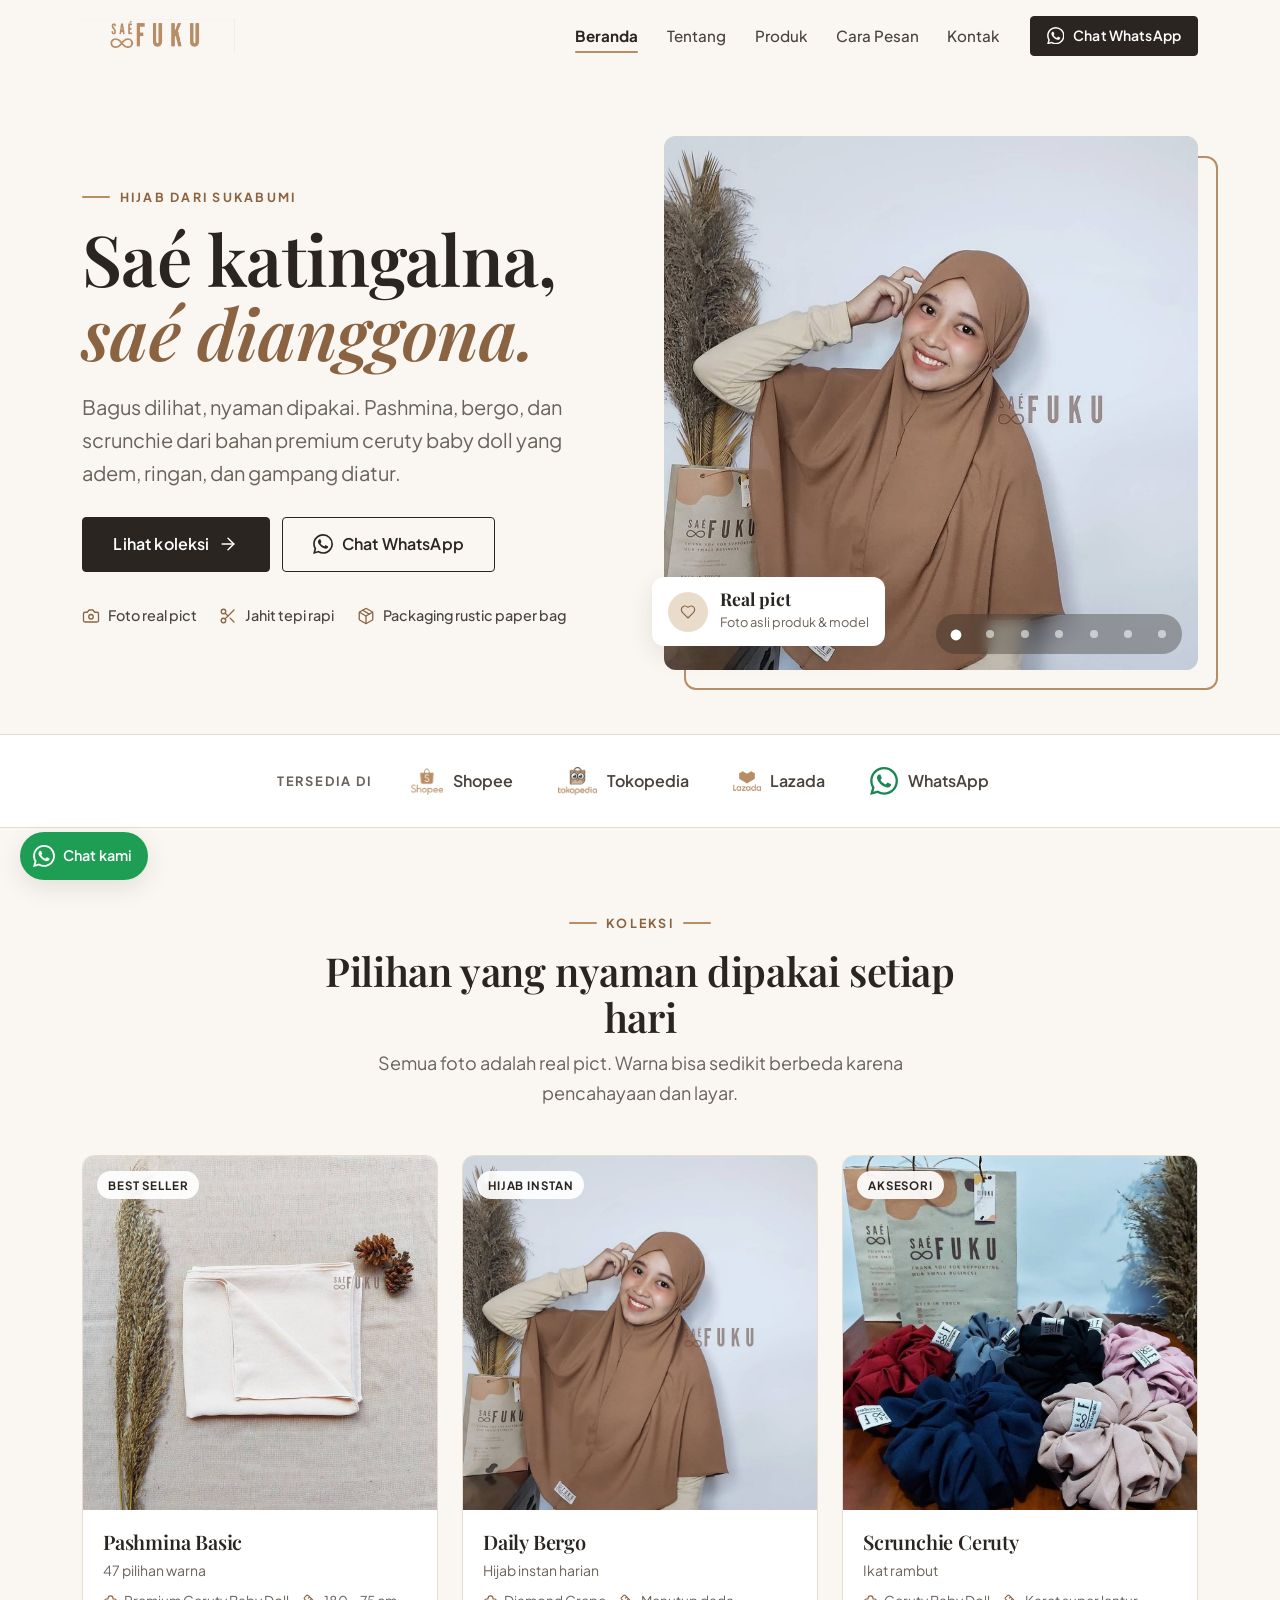
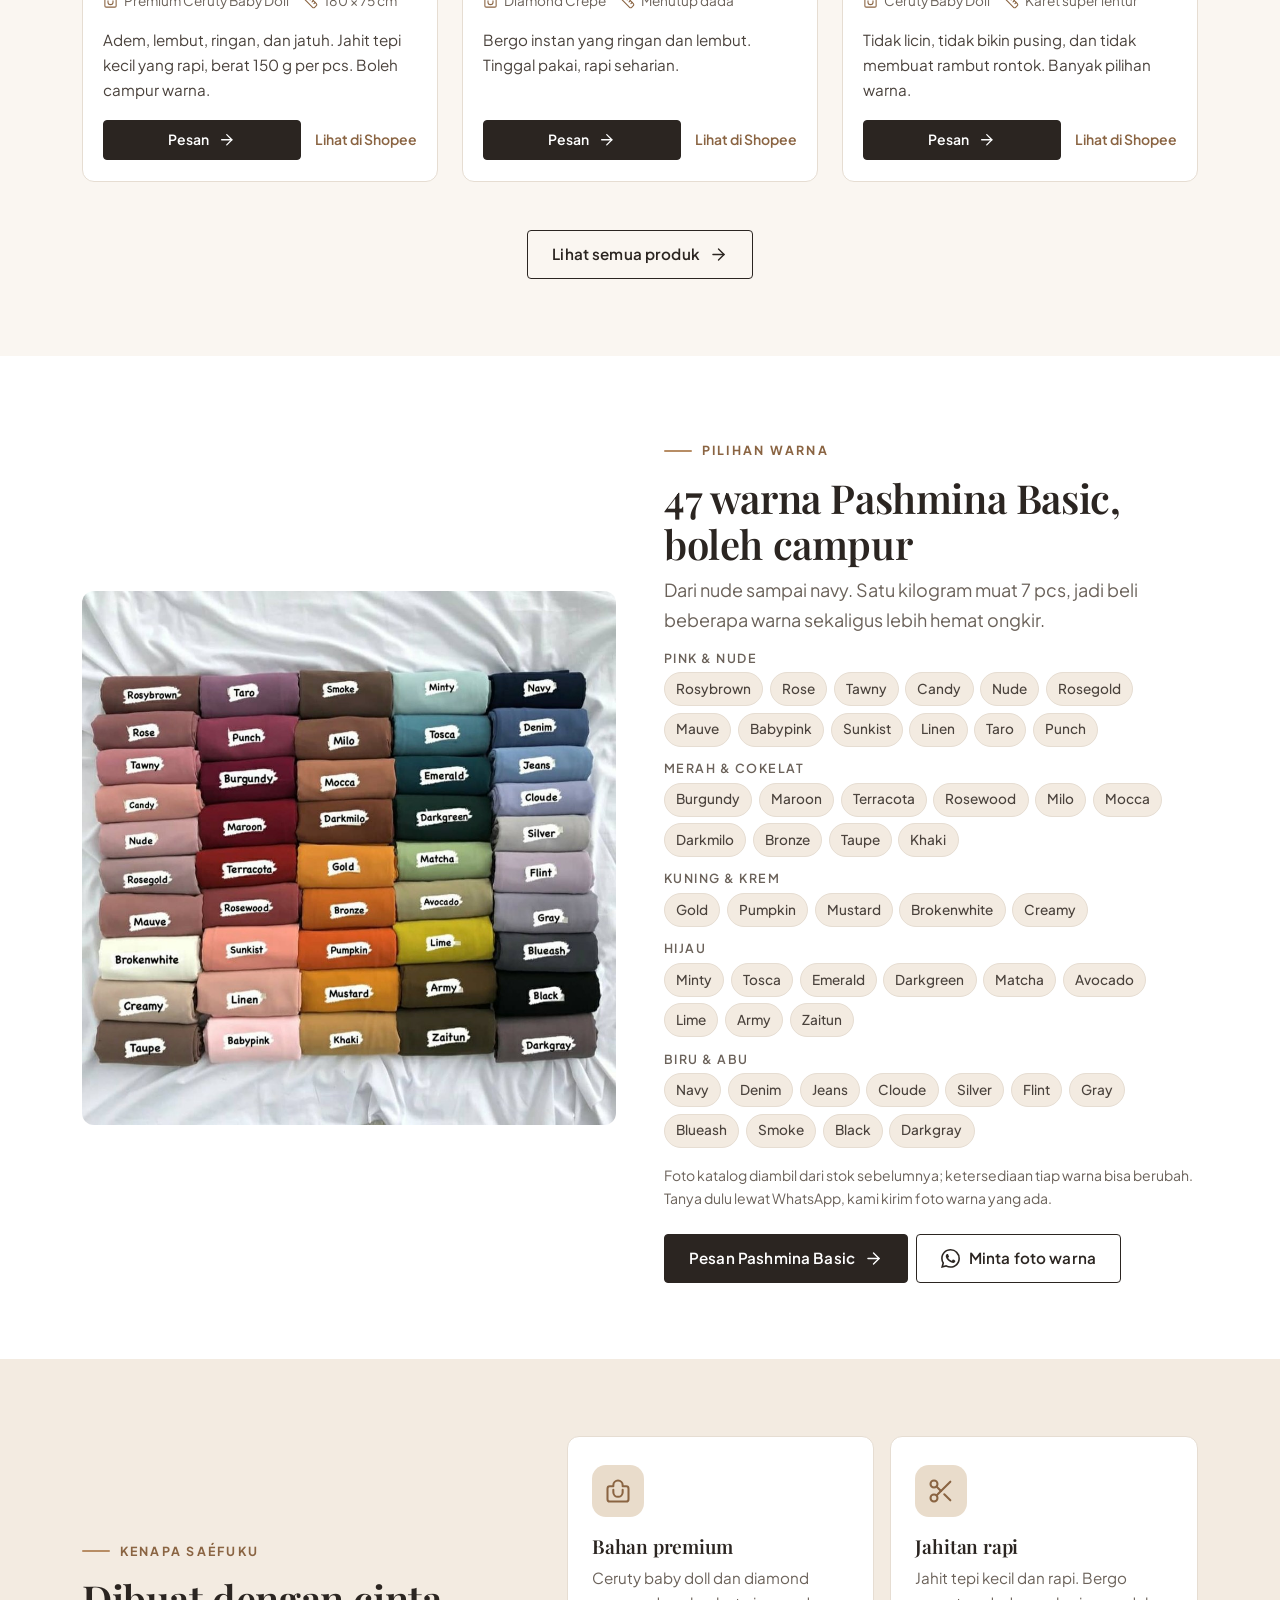
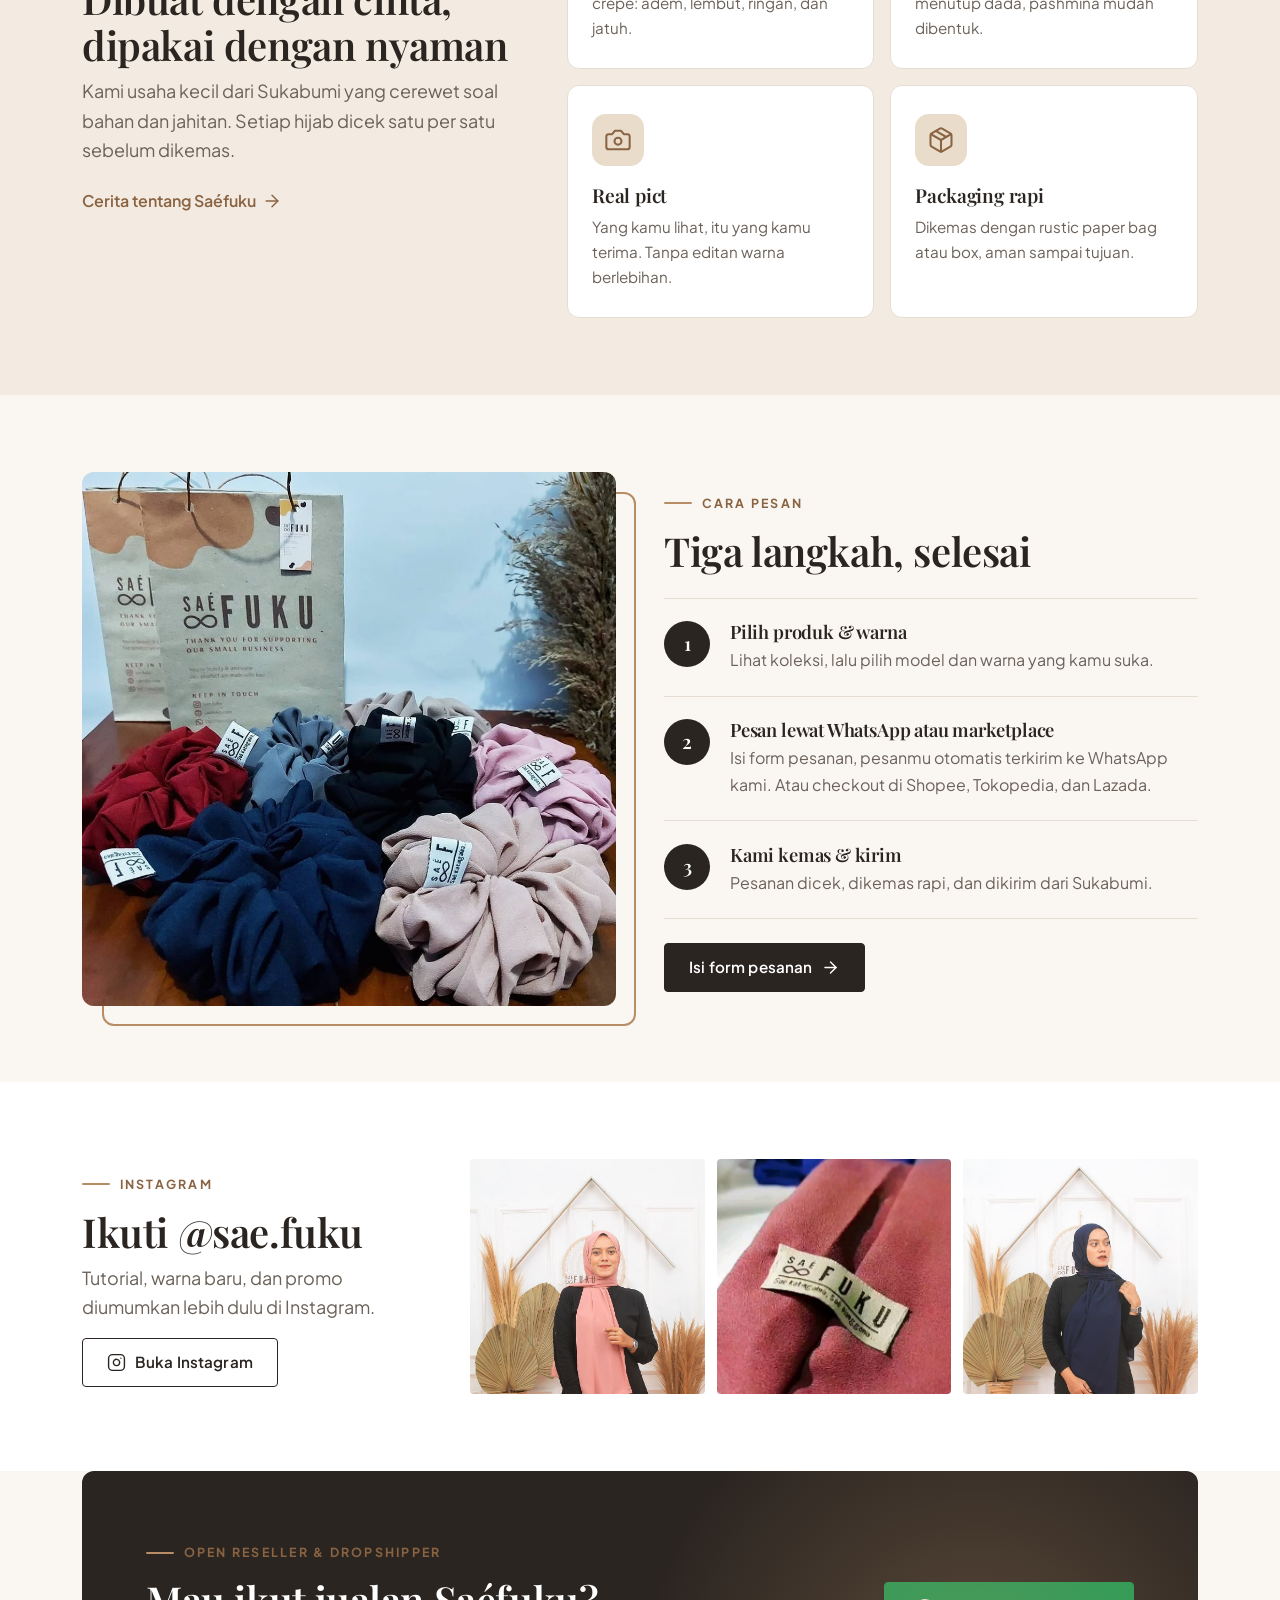
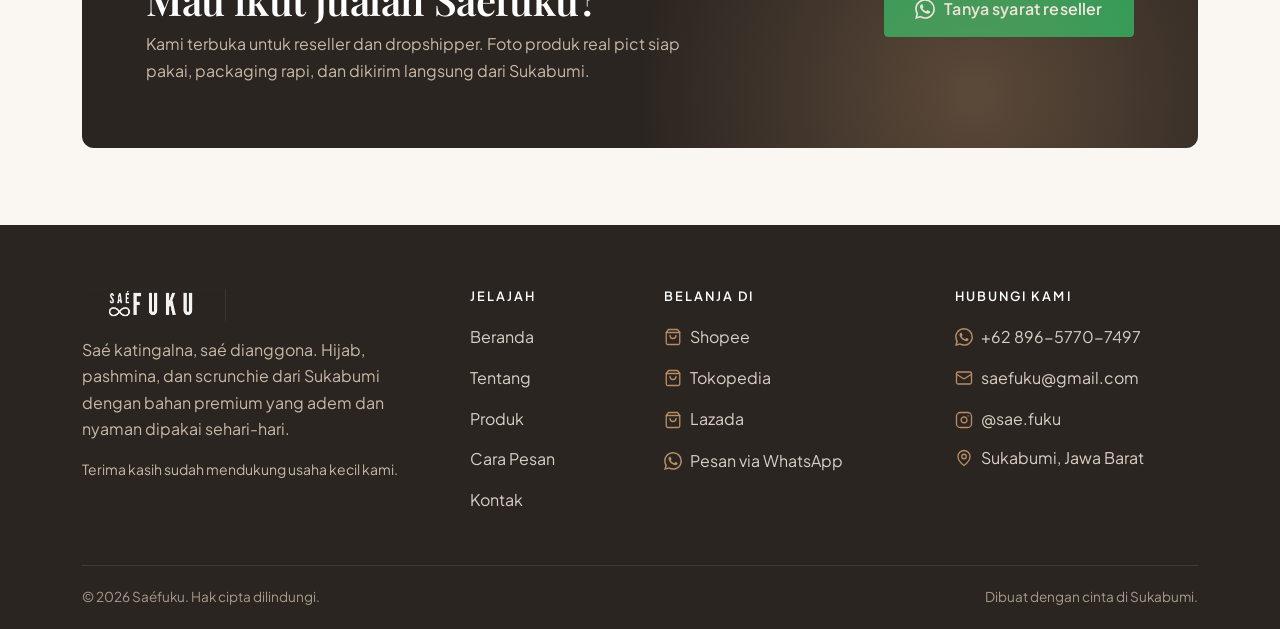
<file: index.html>
<!DOCTYPE html>
<html lang="id">
<head>
    <meta charset="utf-8">
    <meta name="viewport" content="width=device-width, initial-scale=1">
    <title>Saéfuku — Hijab &amp; Pashmina Premium dari Sukabumi</title>
    <meta name="description" content="Saé katingalna, saé dianggona. Pashmina, bergo, dan scrunchie dari bahan premium ceruty baby doll. Pesan via WhatsApp, Shopee, Tokopedia, atau Lazada.">
    <meta name="theme-color" content="#FAF6F1">
    <link rel="canonical" href="https://stkwildah.me/">

    <meta property="og:type" content="website">
    <meta property="og:site_name" content="Saéfuku">
    <meta property="og:title" content="Saéfuku — Hijab &amp; Pashmina Premium dari Sukabumi">
    <meta property="og:description" content="Saé katingalna, saé dianggona. Pashmina, bergo, dan scrunchie dari bahan premium ceruty baby doll. Pesan via WhatsApp, Shopee, Tokopedia, atau Lazada.">
    <meta property="og:image" content="https://stkwildah.me/img/og-saefuku.jpg">
    <meta property="og:locale" content="id_ID">
    <meta name="twitter:card" content="summary_large_image">

    <link rel="icon" href="img/favicon.ico">

    <link rel="preconnect" href="https://fonts.googleapis.com">
    <link rel="preconnect" href="https://fonts.gstatic.com" crossorigin>
    <link href="https://fonts.googleapis.com/css2?family=Playfair+Display:ital,wght@0,500;0,600;0,700;1,500&family=Plus+Jakarta+Sans:wght@400;500;600;700&display=swap" rel="stylesheet">

    <link href="css/bootstrap.min.css?v=2" rel="stylesheet">
    <link href="css/style.css?v=2" rel="stylesheet">
</head>
<body>
    <a class="skip-link" href="#main">Langsung ke konten</a>

    <header class="site-header">
        <nav class="navbar navbar-expand-lg" aria-label="Navigasi utama">
            <div class="container">
                <a class="navbar-brand" href="index.html" aria-label="Saéfuku, ke beranda">
                    <img src="img/icons/Nlogo.png" width="153" height="34" alt="Saéfuku">
                </a>
                <button class="navbar-toggler" type="button" data-bs-toggle="collapse" data-bs-target="#navbarMain"
                        aria-controls="navbarMain" aria-expanded="false" aria-label="Buka menu">
                    <svg class="icon icon-menu" viewBox="0 0 24 24" fill="none" stroke="currentColor" stroke-width="1.75" stroke-linecap="round" stroke-linejoin="round" aria-hidden="true" focusable="false"><line x1="4" y1="7" x2="20" y2="7"/><line x1="4" y1="12" x2="20" y2="12"/><line x1="4" y1="17" x2="20" y2="17"/></svg><svg class="icon icon-close" viewBox="0 0 24 24" fill="none" stroke="currentColor" stroke-width="1.75" stroke-linecap="round" stroke-linejoin="round" aria-hidden="true" focusable="false"><path d="M18 6 6 18"/><path d="m6 6 12 12"/></svg>
                </button>
                <div class="collapse navbar-collapse" id="navbarMain">
                    <div class="navbar-nav ms-auto">
                        <a class="nav-link active" href="index.html" aria-current="page">Beranda</a>
                        <a class="nav-link" href="about.html">Tentang</a>
                        <a class="nav-link" href="service.html">Produk</a>
                        <a class="nav-link" href="pesan.html">Cara Pesan</a>
                        <a class="nav-link" href="contact.html">Kontak</a>
                    </div>
                    <div class="nav-cta">
                        <a class="btn btn-primary btn-sm" href="https://wa.me/6289657707497?text=Halo%20Sa%C3%A9fuku%2C%20saya%20mau%20tanya%20produk%20hijabnya." target="_blank" rel="noopener">
                            <svg class="icon" viewBox="0 0 24 24" fill="none" stroke="currentColor" stroke-width="1.75" stroke-linecap="round" stroke-linejoin="round" aria-hidden="true" focusable="false"><path fill="currentColor" stroke="none" d="M17.472 14.382c-.297-.149-1.758-.867-2.03-.967-.273-.099-.471-.148-.67.15-.197.297-.767.966-.94 1.164-.173.199-.347.223-.644.075-.297-.15-1.255-.463-2.39-1.475-.883-.788-1.48-1.761-1.653-2.059-.173-.297-.018-.458.13-.606.134-.133.298-.347.446-.52.149-.174.198-.298.298-.497.099-.198.05-.371-.025-.52-.075-.149-.669-1.612-.916-2.207-.242-.579-.487-.5-.669-.51-.173-.008-.371-.01-.57-.01-.198 0-.52.074-.792.372-.272.297-1.04 1.016-1.04 2.479 0 1.462 1.065 2.875 1.213 3.074.149.198 2.096 3.2 5.077 4.487.709.306 1.262.489 1.694.625.712.227 1.36.195 1.871.118.571-.085 1.758-.719 2.006-1.413.248-.694.248-1.289.173-1.413-.074-.124-.272-.198-.57-.347m-5.421 7.403h-.004a9.87 9.87 0 0 1-5.031-1.378l-.361-.214-3.741.982.998-3.648-.235-.374a9.86 9.86 0 0 1-1.51-5.26c.001-5.45 4.436-9.884 9.888-9.884 2.64 0 5.122 1.03 6.988 2.898a9.825 9.825 0 0 1 2.893 6.994c-.003 5.45-4.437 9.884-9.885 9.884m8.413-18.297A11.815 11.815 0 0 0 12.05 0C5.495 0 .16 5.335.157 11.892c0 2.096.547 4.142 1.588 5.945L.057 24l6.305-1.654a11.882 11.882 0 0 0 5.683 1.448h.005c6.554 0 11.89-5.335 11.893-11.893a11.821 11.821 0 0 0-3.48-8.413Z"/></svg> Chat WhatsApp
                        </a>
                    </div>
                </div>
            </div>
        </nav>
    </header>

    <main id="main">

    <!-- Hero -->
    <section class="hero" aria-labelledby="hero-title">
        <div class="container">
            <div class="row align-items-center g-5">
                <div class="col-lg-6">
                    <span class="eyebrow">Hijab dari Sukabumi</span>
                    <h1 id="hero-title" class="hero-title">Saé katingalna,<br><em>saé dianggona.</em></h1>
                    <p class="hero-lead">Bagus dilihat, nyaman dipakai. Pashmina, bergo, dan scrunchie dari bahan premium ceruty baby doll yang adem, ringan, dan gampang diatur.</p>
                    <div class="hero-actions">
                        <a class="btn btn-primary btn-lg" href="service.html">Lihat koleksi <svg class="icon" viewBox="0 0 24 24" fill="none" stroke="currentColor" stroke-width="1.75" stroke-linecap="round" stroke-linejoin="round" aria-hidden="true" focusable="false"><path d="M5 12h14"/><path d="m12 5 7 7-7 7"/></svg></a>
                        <a class="btn btn-outline btn-lg" href="https://wa.me/6289657707497?text=Halo%20Sa%C3%A9fuku%2C%20saya%20mau%20tanya%20produk%20hijabnya." target="_blank" rel="noopener"><svg class="icon" viewBox="0 0 24 24" fill="none" stroke="currentColor" stroke-width="1.75" stroke-linecap="round" stroke-linejoin="round" aria-hidden="true" focusable="false"><path fill="currentColor" stroke="none" d="M17.472 14.382c-.297-.149-1.758-.867-2.03-.967-.273-.099-.471-.148-.67.15-.197.297-.767.966-.94 1.164-.173.199-.347.223-.644.075-.297-.15-1.255-.463-2.39-1.475-.883-.788-1.48-1.761-1.653-2.059-.173-.297-.018-.458.13-.606.134-.133.298-.347.446-.52.149-.174.198-.298.298-.497.099-.198.05-.371-.025-.52-.075-.149-.669-1.612-.916-2.207-.242-.579-.487-.5-.669-.51-.173-.008-.371-.01-.57-.01-.198 0-.52.074-.792.372-.272.297-1.04 1.016-1.04 2.479 0 1.462 1.065 2.875 1.213 3.074.149.198 2.096 3.2 5.077 4.487.709.306 1.262.489 1.694.625.712.227 1.36.195 1.871.118.571-.085 1.758-.719 2.006-1.413.248-.694.248-1.289.173-1.413-.074-.124-.272-.198-.57-.347m-5.421 7.403h-.004a9.87 9.87 0 0 1-5.031-1.378l-.361-.214-3.741.982.998-3.648-.235-.374a9.86 9.86 0 0 1-1.51-5.26c.001-5.45 4.436-9.884 9.888-9.884 2.64 0 5.122 1.03 6.988 2.898a9.825 9.825 0 0 1 2.893 6.994c-.003 5.45-4.437 9.884-9.885 9.884m8.413-18.297A11.815 11.815 0 0 0 12.05 0C5.495 0 .16 5.335.157 11.892c0 2.096.547 4.142 1.588 5.945L.057 24l6.305-1.654a11.882 11.882 0 0 0 5.683 1.448h.005c6.554 0 11.89-5.335 11.893-11.893a11.821 11.821 0 0 0-3.48-8.413Z"/></svg> Chat WhatsApp</a>
                    </div>
                    <ul class="hero-trust">
                        <li><svg class="icon" viewBox="0 0 24 24" fill="none" stroke="currentColor" stroke-width="1.75" stroke-linecap="round" stroke-linejoin="round" aria-hidden="true" focusable="false"><path d="M14.5 4h-5L7 7H4a2 2 0 0 0-2 2v9a2 2 0 0 0 2 2h16a2 2 0 0 0 2-2V9a2 2 0 0 0-2-2h-3l-2.5-3z"/><circle cx="12" cy="13" r="3"/></svg> Foto real pict</li>
                        <li><svg class="icon" viewBox="0 0 24 24" fill="none" stroke="currentColor" stroke-width="1.75" stroke-linecap="round" stroke-linejoin="round" aria-hidden="true" focusable="false"><circle cx="6" cy="6" r="3"/><path d="M8.12 8.12 12 12"/><path d="M20 4 8.12 15.88"/><circle cx="6" cy="18" r="3"/><path d="M14.8 14.8 20 20"/></svg> Jahit tepi rapi</li>
                        <li><svg class="icon" viewBox="0 0 24 24" fill="none" stroke="currentColor" stroke-width="1.75" stroke-linecap="round" stroke-linejoin="round" aria-hidden="true" focusable="false"><path d="m7.5 4.27 9 5.15"/><path d="M21 8a2 2 0 0 0-1-1.73l-7-4a2 2 0 0 0-2 0l-7 4A2 2 0 0 0 3 8v8a2 2 0 0 0 1 1.73l7 4a2 2 0 0 0 2 0l7-4A2 2 0 0 0 21 16Z"/><path d="m3.3 7 8.7 5 8.7-5"/><path d="M12 22V12"/></svg> Packaging rustic paper bag</li>
                    </ul>
                </div>
                <div class="col-lg-6">
                    <div class="hero-media">
                        <div class="frame hero-slides" data-interval="4500" aria-roledescription="slideshow" aria-label="Foto model mengenakan produk Saéfuku">
                            <img src="img/produk/bergo-daily.jpg" width="1000" height="1000" alt="Model mengenakan Daily Bergo Saéfuku warna cokelat" decoding="async" class="is-active">
                            <img src="img/produk/pashmina-tawny.jpg" width="1000" height="1000" alt="Model mengenakan Pashmina Basic Saéfuku warna tawny" loading="lazy" decoding="async" class="">
                            <img src="img/produk/pashmina-basic.jpg" width="1000" height="1000" alt="Model mengenakan Pashmina Basic Saéfuku warna lembut" loading="lazy" decoding="async" class="">
                            <img src="img/produk/pashmina-navy.jpg" width="1000" height="1000" alt="Model mengenakan Pashmina Basic Saéfuku warna navy" loading="lazy" decoding="async" class="">
                            <img src="img/produk/bergo-biru.jpg" width="1000" height="1000" alt="Model mengenakan bergo Saéfuku warna biru" loading="lazy" decoding="async" class="">
                            <img src="img/produk/pashmina-mocca.jpg" width="1000" height="1000" alt="Model mengenakan Pashmina Basic Saéfuku warna mocca" loading="lazy" decoding="async" class="">
                            <img src="img/produk/pashmina-basic-taupe.jpg" width="1000" height="1000" alt="Model mengenakan Pashmina Basic Saéfuku warna taupe" loading="lazy" decoding="async" class="">
                        </div>
                        <div class="hero-badge">
                            <span class="badge-icon"><svg class="icon" viewBox="0 0 24 24" fill="none" stroke="currentColor" stroke-width="1.75" stroke-linecap="round" stroke-linejoin="round" aria-hidden="true" focusable="false"><path d="M19 14c1.49-1.46 3-3.21 3-5.5A5.5 5.5 0 0 0 16.5 3c-1.76 0-3 .5-4.5 2-1.5-1.5-2.74-2-4.5-2A5.5 5.5 0 0 0 2 8.5c0 2.3 1.5 4.05 3 5.5l7 7Z"/></svg></span>
                            <div><strong>Real pict</strong><span>Foto asli produk &amp; model</span></div>
                        </div>
                    </div>
                </div>
            </div>
        </div>
    </section>


    <section class="market-strip" aria-label="Tersedia di marketplace">
        <div class="container">
            <div class="d-flex flex-column flex-md-row align-items-center justify-content-center gap-2 gap-md-4">
                <span class="label">Tersedia di</span>
                <ul class="market-list">
                    <li><a href="https://shopee.co.id/search?keyword=saefuku" target="_blank" rel="noopener"><img src="img/icons/shopee.png" width="32" height="28" alt="" loading="lazy">Shopee</a></li>
                    <li><a href="https://www.tokopedia.com/search?q=saefuku" target="_blank" rel="noopener"><img src="img/icons/tokopedia.png" width="39" height="28" alt="" loading="lazy">Tokopedia</a></li>
                    <li><a href="https://www.lazada.co.id/catalog/?q=saefuku" target="_blank" rel="noopener"><img src="img/icons/lazada.png" width="28" height="28" alt="" loading="lazy">Lazada</a></li>
                    <li><a href="https://wa.me/6289657707497?text=Halo%20Sa%C3%A9fuku%2C%20saya%20mau%20tanya%20produk%20hijabnya." target="_blank" rel="noopener"><svg class="icon icon-lg text-success" viewBox="0 0 24 24" fill="none" stroke="currentColor" stroke-width="1.75" stroke-linecap="round" stroke-linejoin="round" aria-hidden="true" focusable="false"><path fill="currentColor" stroke="none" d="M17.472 14.382c-.297-.149-1.758-.867-2.03-.967-.273-.099-.471-.148-.67.15-.197.297-.767.966-.94 1.164-.173.199-.347.223-.644.075-.297-.15-1.255-.463-2.39-1.475-.883-.788-1.48-1.761-1.653-2.059-.173-.297-.018-.458.13-.606.134-.133.298-.347.446-.52.149-.174.198-.298.298-.497.099-.198.05-.371-.025-.52-.075-.149-.669-1.612-.916-2.207-.242-.579-.487-.5-.669-.51-.173-.008-.371-.01-.57-.01-.198 0-.52.074-.792.372-.272.297-1.04 1.016-1.04 2.479 0 1.462 1.065 2.875 1.213 3.074.149.198 2.096 3.2 5.077 4.487.709.306 1.262.489 1.694.625.712.227 1.36.195 1.871.118.571-.085 1.758-.719 2.006-1.413.248-.694.248-1.289.173-1.413-.074-.124-.272-.198-.57-.347m-5.421 7.403h-.004a9.87 9.87 0 0 1-5.031-1.378l-.361-.214-3.741.982.998-3.648-.235-.374a9.86 9.86 0 0 1-1.51-5.26c.001-5.45 4.436-9.884 9.888-9.884 2.64 0 5.122 1.03 6.988 2.898a9.825 9.825 0 0 1 2.893 6.994c-.003 5.45-4.437 9.884-9.885 9.884m8.413-18.297A11.815 11.815 0 0 0 12.05 0C5.495 0 .16 5.335.157 11.892c0 2.096.547 4.142 1.588 5.945L.057 24l6.305-1.654a11.882 11.882 0 0 0 5.683 1.448h.005c6.554 0 11.89-5.335 11.893-11.893a11.821 11.821 0 0 0-3.48-8.413Z"/></svg>WhatsApp</a></li>
                </ul>
            </div>
        </div>
    </section>

    <!-- Koleksi -->
    <section class="section" aria-labelledby="koleksi-title">
        <div class="container">
            <div class="section-head center reveal">
                <span class="eyebrow">Koleksi</span>
                <h2 id="koleksi-title">Pilihan yang nyaman dipakai setiap hari</h2>
                <p class="lead mb-0">Semua foto adalah real pict. Warna bisa sedikit berbeda karena pencahayaan dan layar.</p>
            </div>
            <div class="row g-4">
                <div class="col-sm-6 col-lg-4 reveal">
                    <article class="product-card">
                        <div class="product-media">
                            <img src="img/produk/pashmina-basic-cream.jpg" width="1000" height="1000" alt="Pashmina Basic Saéfuku warna cream dilipat rapi di atas kain linen" loading="lazy" decoding="async">
                            <span class="product-tag">Best seller</span>
                        </div>
                        <div class="product-body">
                            <h3>Pashmina Basic</h3>
                            <div class="text-muted small mb-2">47 pilihan warna</div>
                            <ul class="product-meta">
                                <li><svg class="icon" viewBox="0 0 24 24" fill="none" stroke="currentColor" stroke-width="1.75" stroke-linecap="round" stroke-linejoin="round" aria-hidden="true" focusable="false"><path d="M12 3a4 4 0 0 0-4 4v1H5a2 2 0 0 0-2 2v9a2 2 0 0 0 2 2h14a2 2 0 0 0 2-2v-9a2 2 0 0 0-2-2h-3V7a4 4 0 0 0-4-4Z"/><path d="M8 11v2a4 4 0 0 0 8 0v-2"/></svg> Premium Ceruty Baby Doll</li>
                                <li><svg class="icon" viewBox="0 0 24 24" fill="none" stroke="currentColor" stroke-width="1.75" stroke-linecap="round" stroke-linejoin="round" aria-hidden="true" focusable="false"><path d="M21.3 15.3a2.4 2.4 0 0 1 0 3.4l-2.6 2.6a2.4 2.4 0 0 1-3.4 0L2.7 8.7a2.41 2.41 0 0 1 0-3.4l2.6-2.6a2.41 2.41 0 0 1 3.4 0Z"/><path d="m14.5 12.5 2-2"/><path d="m11.5 9.5 2-2"/><path d="m8.5 6.5 2-2"/><path d="m17.5 15.5 2-2"/></svg> 180 × 75 cm</li>
                            </ul>
                            <p>Adem, lembut, ringan, dan jatuh. Jahit tepi kecil yang rapi, berat 150 g per pcs. Boleh campur warna.</p>
                            <div class="product-actions">
                                <a class="btn btn-primary btn-sm" href="pesan.html?produk=Pashmina+Basic">Pesan <svg class="icon" viewBox="0 0 24 24" fill="none" stroke="currentColor" stroke-width="1.75" stroke-linecap="round" stroke-linejoin="round" aria-hidden="true" focusable="false"><path d="M5 12h14"/><path d="m12 5 7 7-7 7"/></svg></a>
                                <a class="btn-link-arrow small" href="https://shopee.co.id/search?keyword=saefuku" target="_blank" rel="noopener">Lihat di Shopee</a>
                            </div>
                        </div>
                    </article>
                </div>
                <div class="col-sm-6 col-lg-4 reveal">
                    <article class="product-card">
                        <div class="product-media">
                            <img src="img/produk/bergo-daily.jpg" width="1000" height="1000" alt="Model mengenakan Daily Bergo Saéfuku warna cokelat" loading="lazy" decoding="async">
                            <span class="product-tag">Hijab instan</span>
                        </div>
                        <div class="product-body">
                            <h3>Daily Bergo</h3>
                            <div class="text-muted small mb-2">Hijab instan harian</div>
                            <ul class="product-meta">
                                <li><svg class="icon" viewBox="0 0 24 24" fill="none" stroke="currentColor" stroke-width="1.75" stroke-linecap="round" stroke-linejoin="round" aria-hidden="true" focusable="false"><path d="M12 3a4 4 0 0 0-4 4v1H5a2 2 0 0 0-2 2v9a2 2 0 0 0 2 2h14a2 2 0 0 0 2-2v-9a2 2 0 0 0-2-2h-3V7a4 4 0 0 0-4-4Z"/><path d="M8 11v2a4 4 0 0 0 8 0v-2"/></svg> Diamond Crepe</li>
                                <li><svg class="icon" viewBox="0 0 24 24" fill="none" stroke="currentColor" stroke-width="1.75" stroke-linecap="round" stroke-linejoin="round" aria-hidden="true" focusable="false"><path d="M21.3 15.3a2.4 2.4 0 0 1 0 3.4l-2.6 2.6a2.4 2.4 0 0 1-3.4 0L2.7 8.7a2.41 2.41 0 0 1 0-3.4l2.6-2.6a2.41 2.41 0 0 1 3.4 0Z"/><path d="m14.5 12.5 2-2"/><path d="m11.5 9.5 2-2"/><path d="m8.5 6.5 2-2"/><path d="m17.5 15.5 2-2"/></svg> Menutup dada</li>
                            </ul>
                            <p>Bergo instan yang ringan dan lembut. Tinggal pakai, rapi seharian.</p>
                            <div class="product-actions">
                                <a class="btn btn-primary btn-sm" href="pesan.html?produk=Daily+Bergo">Pesan <svg class="icon" viewBox="0 0 24 24" fill="none" stroke="currentColor" stroke-width="1.75" stroke-linecap="round" stroke-linejoin="round" aria-hidden="true" focusable="false"><path d="M5 12h14"/><path d="m12 5 7 7-7 7"/></svg></a>
                                <a class="btn-link-arrow small" href="https://shopee.co.id/search?keyword=saefuku" target="_blank" rel="noopener">Lihat di Shopee</a>
                            </div>
                        </div>
                    </article>
                </div>
                <div class="col-sm-6 col-lg-4 reveal">
                    <article class="product-card">
                        <div class="product-media">
                            <img src="img/produk/scrunchie-ceruty.jpg" width="1000" height="1000" alt="Kumpulan scrunchie Saéfuku aneka warna dengan paper bag" loading="lazy" decoding="async">
                            <span class="product-tag">Aksesori</span>
                        </div>
                        <div class="product-body">
                            <h3>Scrunchie Ceruty</h3>
                            <div class="text-muted small mb-2">Ikat rambut</div>
                            <ul class="product-meta">
                                <li><svg class="icon" viewBox="0 0 24 24" fill="none" stroke="currentColor" stroke-width="1.75" stroke-linecap="round" stroke-linejoin="round" aria-hidden="true" focusable="false"><path d="M12 3a4 4 0 0 0-4 4v1H5a2 2 0 0 0-2 2v9a2 2 0 0 0 2 2h14a2 2 0 0 0 2-2v-9a2 2 0 0 0-2-2h-3V7a4 4 0 0 0-4-4Z"/><path d="M8 11v2a4 4 0 0 0 8 0v-2"/></svg> Ceruty Baby Doll</li>
                                <li><svg class="icon" viewBox="0 0 24 24" fill="none" stroke="currentColor" stroke-width="1.75" stroke-linecap="round" stroke-linejoin="round" aria-hidden="true" focusable="false"><path d="M21.3 15.3a2.4 2.4 0 0 1 0 3.4l-2.6 2.6a2.4 2.4 0 0 1-3.4 0L2.7 8.7a2.41 2.41 0 0 1 0-3.4l2.6-2.6a2.41 2.41 0 0 1 3.4 0Z"/><path d="m14.5 12.5 2-2"/><path d="m11.5 9.5 2-2"/><path d="m8.5 6.5 2-2"/><path d="m17.5 15.5 2-2"/></svg> Karet super lentur</li>
                            </ul>
                            <p>Tidak licin, tidak bikin pusing, dan tidak membuat rambut rontok. Banyak pilihan warna.</p>
                            <div class="product-actions">
                                <a class="btn btn-primary btn-sm" href="pesan.html?produk=Scrunchie+Ceruty">Pesan <svg class="icon" viewBox="0 0 24 24" fill="none" stroke="currentColor" stroke-width="1.75" stroke-linecap="round" stroke-linejoin="round" aria-hidden="true" focusable="false"><path d="M5 12h14"/><path d="m12 5 7 7-7 7"/></svg></a>
                                <a class="btn-link-arrow small" href="https://shopee.co.id/search?keyword=saefuku" target="_blank" rel="noopener">Lihat di Shopee</a>
                            </div>
                        </div>
                    </article>
                </div>
            </div>
            <div class="text-center mt-5 reveal">
                <a class="btn btn-outline" href="service.html">Lihat semua produk <svg class="icon" viewBox="0 0 24 24" fill="none" stroke="currentColor" stroke-width="1.75" stroke-linecap="round" stroke-linejoin="round" aria-hidden="true" focusable="false"><path d="M5 12h14"/><path d="m12 5 7 7-7 7"/></svg></a>
            </div>
        </div>
    </section>


    <section class="section section-white" aria-labelledby="warna-title">
        <div class="container">
            <div class="row g-5 align-items-center">
                <div class="col-lg-6 reveal">
                    <div class="split-media framed square">
                        <img src="img/produk/katalog-warna.jpg" width="1000" height="1000" alt="Katalog 47 warna Pashmina Basic Saéfuku: gulungan kain dengan label nama warna" loading="lazy" decoding="async">
                    </div>
                </div>
                <div class="col-lg-6 reveal">
                    <span class="eyebrow">Pilihan warna</span>
                    <h2 id="warna-title">47 warna Pashmina Basic, boleh campur</h2>
                    <p class="lead">Dari nude sampai navy. Satu kilogram muat 7 pcs, jadi beli beberapa warna sekaligus lebih hemat ongkir.</p>
                    <div class="color-groups">
                        <div class="color-group"><h3>Pink & nude</h3><ul class="color-chips"><li>Rosybrown</li><li>Rose</li><li>Tawny</li><li>Candy</li><li>Nude</li><li>Rosegold</li><li>Mauve</li><li>Babypink</li><li>Sunkist</li><li>Linen</li><li>Taro</li><li>Punch</li></ul></div>
                        <div class="color-group"><h3>Merah & cokelat</h3><ul class="color-chips"><li>Burgundy</li><li>Maroon</li><li>Terracota</li><li>Rosewood</li><li>Milo</li><li>Mocca</li><li>Darkmilo</li><li>Bronze</li><li>Taupe</li><li>Khaki</li></ul></div>
                        <div class="color-group"><h3>Kuning & krem</h3><ul class="color-chips"><li>Gold</li><li>Pumpkin</li><li>Mustard</li><li>Brokenwhite</li><li>Creamy</li></ul></div>
                        <div class="color-group"><h3>Hijau</h3><ul class="color-chips"><li>Minty</li><li>Tosca</li><li>Emerald</li><li>Darkgreen</li><li>Matcha</li><li>Avocado</li><li>Lime</li><li>Army</li><li>Zaitun</li></ul></div>
                        <div class="color-group"><h3>Biru & abu</h3><ul class="color-chips"><li>Navy</li><li>Denim</li><li>Jeans</li><li>Cloude</li><li>Silver</li><li>Flint</li><li>Gray</li><li>Blueash</li><li>Smoke</li><li>Black</li><li>Darkgray</li></ul></div>
                    </div>
                    <p class="text-muted small mt-3 mb-4">Foto katalog diambil dari stok sebelumnya; ketersediaan tiap warna bisa berubah. Tanya dulu lewat WhatsApp, kami kirim foto warna yang ada.</p>
                    <div class="d-flex flex-wrap gap-2">
                        <a class="btn btn-primary" href="pesan.html?produk=Pashmina+Basic">Pesan Pashmina Basic <svg class="icon" viewBox="0 0 24 24" fill="none" stroke="currentColor" stroke-width="1.75" stroke-linecap="round" stroke-linejoin="round" aria-hidden="true" focusable="false"><path d="M5 12h14"/><path d="m12 5 7 7-7 7"/></svg></a>
                        <a class="btn btn-outline" href="https://wa.me/6289657707497?text=Halo%20Sa%C3%A9fuku%2C%20boleh%20minta%20foto%20warna%20Pashmina%20Basic%20yang%20tersedia%3F" target="_blank" rel="noopener"><svg class="icon" viewBox="0 0 24 24" fill="none" stroke="currentColor" stroke-width="1.75" stroke-linecap="round" stroke-linejoin="round" aria-hidden="true" focusable="false"><path fill="currentColor" stroke="none" d="M17.472 14.382c-.297-.149-1.758-.867-2.03-.967-.273-.099-.471-.148-.67.15-.197.297-.767.966-.94 1.164-.173.199-.347.223-.644.075-.297-.15-1.255-.463-2.39-1.475-.883-.788-1.48-1.761-1.653-2.059-.173-.297-.018-.458.13-.606.134-.133.298-.347.446-.52.149-.174.198-.298.298-.497.099-.198.05-.371-.025-.52-.075-.149-.669-1.612-.916-2.207-.242-.579-.487-.5-.669-.51-.173-.008-.371-.01-.57-.01-.198 0-.52.074-.792.372-.272.297-1.04 1.016-1.04 2.479 0 1.462 1.065 2.875 1.213 3.074.149.198 2.096 3.2 5.077 4.487.709.306 1.262.489 1.694.625.712.227 1.36.195 1.871.118.571-.085 1.758-.719 2.006-1.413.248-.694.248-1.289.173-1.413-.074-.124-.272-.198-.57-.347m-5.421 7.403h-.004a9.87 9.87 0 0 1-5.031-1.378l-.361-.214-3.741.982.998-3.648-.235-.374a9.86 9.86 0 0 1-1.51-5.26c.001-5.45 4.436-9.884 9.888-9.884 2.64 0 5.122 1.03 6.988 2.898a9.825 9.825 0 0 1 2.893 6.994c-.003 5.45-4.437 9.884-9.885 9.884m8.413-18.297A11.815 11.815 0 0 0 12.05 0C5.495 0 .16 5.335.157 11.892c0 2.096.547 4.142 1.588 5.945L.057 24l6.305-1.654a11.882 11.882 0 0 0 5.683 1.448h.005c6.554 0 11.89-5.335 11.893-11.893a11.821 11.821 0 0 0-3.48-8.413Z"/></svg> Minta foto warna</a>
                    </div>
                </div>
            </div>
        </div>
    </section>

    <!-- Keunggulan -->
    <section class="section section-sand" aria-labelledby="why-title">
        <div class="container">
            <div class="row g-5 align-items-center">
                <div class="col-lg-5 reveal">
                    <span class="eyebrow">Kenapa Saéfuku</span>
                    <h2 id="why-title">Dibuat dengan cinta, dipakai dengan nyaman</h2>
                    <p class="lead">Kami usaha kecil dari Sukabumi yang cerewet soal bahan dan jahitan. Setiap hijab dicek satu per satu sebelum dikemas.</p>
                    <a class="btn-link-arrow" href="about.html">Cerita tentang Saéfuku <svg class="icon" viewBox="0 0 24 24" fill="none" stroke="currentColor" stroke-width="1.75" stroke-linecap="round" stroke-linejoin="round" aria-hidden="true" focusable="false"><path d="M5 12h14"/><path d="m12 5 7 7-7 7"/></svg></a>
                </div>
                <div class="col-lg-7">
                    <div class="row g-3">
                        <div class="col-sm-6 reveal">
                            <div class="feature-item">
                                <span class="feature-icon"><svg class="icon icon-lg" viewBox="0 0 24 24" fill="none" stroke="currentColor" stroke-width="1.75" stroke-linecap="round" stroke-linejoin="round" aria-hidden="true" focusable="false"><path d="M12 3a4 4 0 0 0-4 4v1H5a2 2 0 0 0-2 2v9a2 2 0 0 0 2 2h14a2 2 0 0 0 2-2v-9a2 2 0 0 0-2-2h-3V7a4 4 0 0 0-4-4Z"/><path d="M8 11v2a4 4 0 0 0 8 0v-2"/></svg></span>
                                <h3>Bahan premium</h3>
                                <p>Ceruty baby doll dan diamond crepe: adem, lembut, ringan, dan jatuh.</p>
                            </div>
                        </div>
                        <div class="col-sm-6 reveal">
                            <div class="feature-item">
                                <span class="feature-icon"><svg class="icon icon-lg" viewBox="0 0 24 24" fill="none" stroke="currentColor" stroke-width="1.75" stroke-linecap="round" stroke-linejoin="round" aria-hidden="true" focusable="false"><circle cx="6" cy="6" r="3"/><path d="M8.12 8.12 12 12"/><path d="M20 4 8.12 15.88"/><circle cx="6" cy="18" r="3"/><path d="M14.8 14.8 20 20"/></svg></span>
                                <h3>Jahitan rapi</h3>
                                <p>Jahit tepi kecil dan rapi. Bergo menutup dada, pashmina mudah dibentuk.</p>
                            </div>
                        </div>
                        <div class="col-sm-6 reveal">
                            <div class="feature-item">
                                <span class="feature-icon"><svg class="icon icon-lg" viewBox="0 0 24 24" fill="none" stroke="currentColor" stroke-width="1.75" stroke-linecap="round" stroke-linejoin="round" aria-hidden="true" focusable="false"><path d="M14.5 4h-5L7 7H4a2 2 0 0 0-2 2v9a2 2 0 0 0 2 2h16a2 2 0 0 0 2-2V9a2 2 0 0 0-2-2h-3l-2.5-3z"/><circle cx="12" cy="13" r="3"/></svg></span>
                                <h3>Real pict</h3>
                                <p>Yang kamu lihat, itu yang kamu terima. Tanpa editan warna berlebihan.</p>
                            </div>
                        </div>
                        <div class="col-sm-6 reveal">
                            <div class="feature-item">
                                <span class="feature-icon"><svg class="icon icon-lg" viewBox="0 0 24 24" fill="none" stroke="currentColor" stroke-width="1.75" stroke-linecap="round" stroke-linejoin="round" aria-hidden="true" focusable="false"><path d="m7.5 4.27 9 5.15"/><path d="M21 8a2 2 0 0 0-1-1.73l-7-4a2 2 0 0 0-2 0l-7 4A2 2 0 0 0 3 8v8a2 2 0 0 0 1 1.73l7 4a2 2 0 0 0 2 0l7-4A2 2 0 0 0 21 16Z"/><path d="m3.3 7 8.7 5 8.7-5"/><path d="M12 22V12"/></svg></span>
                                <h3>Packaging rapi</h3>
                                <p>Dikemas dengan rustic paper bag atau box, aman sampai tujuan.</p>
                            </div>
                        </div>
                    </div>
                </div>
            </div>
        </div>
    </section>

    <!-- Cara pesan -->
    <section class="section" aria-labelledby="order-title">
        <div class="container">
            <div class="row g-5 align-items-center">
                <div class="col-lg-6 order-lg-2 reveal">
                    <span class="eyebrow">Cara pesan</span>
                    <h2 id="order-title">Tiga langkah, selesai</h2>
                    <ol class="steps mt-4">
                        <li class="step">
                            <span class="step-num" aria-hidden="true">1</span>
                            <div><h3>Pilih produk &amp; warna</h3><p>Lihat koleksi, lalu pilih model dan warna yang kamu suka.</p></div>
                        </li>
                        <li class="step">
                            <span class="step-num" aria-hidden="true">2</span>
                            <div><h3>Pesan lewat WhatsApp atau marketplace</h3><p>Isi form pesanan, pesanmu otomatis terkirim ke WhatsApp kami. Atau checkout di Shopee, Tokopedia, dan Lazada.</p></div>
                        </li>
                        <li class="step">
                            <span class="step-num" aria-hidden="true">3</span>
                            <div><h3>Kami kemas &amp; kirim</h3><p>Pesanan dicek, dikemas rapi, dan dikirim dari Sukabumi.</p></div>
                        </li>
                    </ol>
                    <div class="mt-4 d-flex flex-wrap gap-2">
                        <a class="btn btn-primary" href="pesan.html">Isi form pesanan <svg class="icon" viewBox="0 0 24 24" fill="none" stroke="currentColor" stroke-width="1.75" stroke-linecap="round" stroke-linejoin="round" aria-hidden="true" focusable="false"><path d="M5 12h14"/><path d="m12 5 7 7-7 7"/></svg></a>
                    </div>
                </div>
                <div class="col-lg-6 order-lg-1 reveal">
                    <div class="split-media framed square">
                        <img src="img/produk/scrunchie-ceruty.jpg" width="1000" height="1000" alt="Scrunchie Saéfuku aneka warna bersama paper bag bertuliskan terima kasih sudah mendukung usaha kecil kami" loading="lazy" decoding="async">
                    </div>
                </div>
            </div>
        </div>
    </section>

    <!-- Instagram -->
    <section class="section section-white" aria-labelledby="ig-title">
        <div class="container">
            <div class="row g-5 align-items-center">
                <div class="col-lg-4 reveal">
                    <span class="eyebrow">Instagram</span>
                    <h2 id="ig-title">Ikuti @sae.fuku</h2>
                    <p class="lead">Tutorial, warna baru, dan promo diumumkan lebih dulu di Instagram.</p>
                    <a class="btn btn-outline" href="https://www.instagram.com/sae.fuku/" target="_blank" rel="noopener"><svg class="icon" viewBox="0 0 24 24" fill="none" stroke="currentColor" stroke-width="1.75" stroke-linecap="round" stroke-linejoin="round" aria-hidden="true" focusable="false"><rect x="2" y="2" width="20" height="20" rx="5"/><path d="M16 11.37A4 4 0 1 1 12.63 8 4 4 0 0 1 16 11.37z"/><line x1="17.5" y1="6.5" x2="17.51" y2="6.5"/></svg> Buka Instagram</a>
                </div>
                <div class="col-lg-8 reveal">
                    <div class="gallery">
                        <a href="https://www.instagram.com/sae.fuku/" target="_blank" rel="noopener" aria-label="Lihat postingan di Instagram"><img src="img/produk/pashmina-tawny.jpg" width="853" height="853" alt="" loading="lazy" decoding="async"></a>
                        <a href="https://www.instagram.com/sae.fuku/" target="_blank" rel="noopener" aria-label="Lihat postingan di Instagram"><img src="img/produk/label-saefuku.jpg" width="1000" height="1250" alt="" loading="lazy" decoding="async"></a>
                        <a href="https://www.instagram.com/sae.fuku/" target="_blank" rel="noopener" aria-label="Lihat postingan di Instagram"><img src="img/produk/pashmina-navy.jpg" width="851" height="851" alt="" loading="lazy" decoding="async"></a>
                    </div>
                </div>
            </div>
        </div>
    </section>


    <section class="section pt-0" aria-labelledby="cta-title">
        <div class="container">
            <div class="cta-band reveal">
                <div class="row align-items-center g-4">
                    <div class="col-lg-8">
                        <span class="eyebrow">Open reseller &amp; dropshipper</span>
                        <h2 id="cta-title">Mau ikut jualan Saéfuku?</h2>
                        <p class="mb-0">Kami terbuka untuk reseller dan dropshipper. Foto produk real pict siap pakai, packaging rapi, dan dikirim langsung dari Sukabumi.</p>
                    </div>
                    <div class="col-lg-4 text-lg-end">
                        <a class="btn btn-wa btn-lg" href="https://wa.me/6289657707497?text=Halo%20Sa%C3%A9fuku%2C%20saya%20tertarik%20jadi%20reseller/dropshipper.%20Boleh%20info%20syaratnya%3F" target="_blank" rel="noopener"><svg class="icon" viewBox="0 0 24 24" fill="none" stroke="currentColor" stroke-width="1.75" stroke-linecap="round" stroke-linejoin="round" aria-hidden="true" focusable="false"><path fill="currentColor" stroke="none" d="M17.472 14.382c-.297-.149-1.758-.867-2.03-.967-.273-.099-.471-.148-.67.15-.197.297-.767.966-.94 1.164-.173.199-.347.223-.644.075-.297-.15-1.255-.463-2.39-1.475-.883-.788-1.48-1.761-1.653-2.059-.173-.297-.018-.458.13-.606.134-.133.298-.347.446-.52.149-.174.198-.298.298-.497.099-.198.05-.371-.025-.52-.075-.149-.669-1.612-.916-2.207-.242-.579-.487-.5-.669-.51-.173-.008-.371-.01-.57-.01-.198 0-.52.074-.792.372-.272.297-1.04 1.016-1.04 2.479 0 1.462 1.065 2.875 1.213 3.074.149.198 2.096 3.2 5.077 4.487.709.306 1.262.489 1.694.625.712.227 1.36.195 1.871.118.571-.085 1.758-.719 2.006-1.413.248-.694.248-1.289.173-1.413-.074-.124-.272-.198-.57-.347m-5.421 7.403h-.004a9.87 9.87 0 0 1-5.031-1.378l-.361-.214-3.741.982.998-3.648-.235-.374a9.86 9.86 0 0 1-1.51-5.26c.001-5.45 4.436-9.884 9.888-9.884 2.64 0 5.122 1.03 6.988 2.898a9.825 9.825 0 0 1 2.893 6.994c-.003 5.45-4.437 9.884-9.885 9.884m8.413-18.297A11.815 11.815 0 0 0 12.05 0C5.495 0 .16 5.335.157 11.892c0 2.096.547 4.142 1.588 5.945L.057 24l6.305-1.654a11.882 11.882 0 0 0 5.683 1.448h.005c6.554 0 11.89-5.335 11.893-11.893a11.821 11.821 0 0 0-3.48-8.413Z"/></svg> Tanya syarat reseller</a>
                    </div>
                </div>
            </div>
        </div>
    </section>

    </main>

    <footer class="site-footer">
        <div class="container">
            <div class="row g-5">
                <div class="col-lg-4">
                    <a class="brand d-inline-block mb-3" href="index.html" aria-label="Saéfuku">
                        <img src="img/icons/Nlogo.png" width="144" height="32" alt="Saéfuku">
                    </a>
                    <p class="mb-3">Saé katingalna, saé dianggona. Hijab, pashmina, dan scrunchie dari Sukabumi dengan bahan premium yang adem dan nyaman dipakai sehari-hari.</p>
                    <p class="mb-0 small">Terima kasih sudah mendukung usaha kecil kami.</p>
                </div>
                <div class="col-6 col-lg-2">
                    <h2>Jelajah</h2>
                    <ul class="footer-links">
                        <li><a href="index.html">Beranda</a></li>
                        <li><a href="about.html">Tentang</a></li>
                        <li><a href="service.html">Produk</a></li>
                        <li><a href="pesan.html">Cara Pesan</a></li>
                        <li><a href="contact.html">Kontak</a></li>
                    </ul>
                </div>
                <div class="col-6 col-lg-3">
                    <h2>Belanja di</h2>
                    <ul class="footer-links">
                        <li><a href="https://shopee.co.id/search?keyword=saefuku" target="_blank" rel="noopener"><svg class="icon" viewBox="0 0 24 24" fill="none" stroke="currentColor" stroke-width="1.75" stroke-linecap="round" stroke-linejoin="round" aria-hidden="true" focusable="false"><path d="M6 2 3 6v14a2 2 0 0 0 2 2h14a2 2 0 0 0 2-2V6l-3-4Z"/><path d="M3 6h18"/><path d="M16 10a4 4 0 0 1-8 0"/></svg> Shopee</a></li>
                        <li><a href="https://www.tokopedia.com/search?q=saefuku" target="_blank" rel="noopener"><svg class="icon" viewBox="0 0 24 24" fill="none" stroke="currentColor" stroke-width="1.75" stroke-linecap="round" stroke-linejoin="round" aria-hidden="true" focusable="false"><path d="M6 2 3 6v14a2 2 0 0 0 2 2h14a2 2 0 0 0 2-2V6l-3-4Z"/><path d="M3 6h18"/><path d="M16 10a4 4 0 0 1-8 0"/></svg> Tokopedia</a></li>
                        <li><a href="https://www.lazada.co.id/catalog/?q=saefuku" target="_blank" rel="noopener"><svg class="icon" viewBox="0 0 24 24" fill="none" stroke="currentColor" stroke-width="1.75" stroke-linecap="round" stroke-linejoin="round" aria-hidden="true" focusable="false"><path d="M6 2 3 6v14a2 2 0 0 0 2 2h14a2 2 0 0 0 2-2V6l-3-4Z"/><path d="M3 6h18"/><path d="M16 10a4 4 0 0 1-8 0"/></svg> Lazada</a></li>
                        <li><a href="https://wa.me/6289657707497?text=Halo%20Sa%C3%A9fuku%2C%20saya%20mau%20tanya%20produk%20hijabnya." target="_blank" rel="noopener"><svg class="icon" viewBox="0 0 24 24" fill="none" stroke="currentColor" stroke-width="1.75" stroke-linecap="round" stroke-linejoin="round" aria-hidden="true" focusable="false"><path fill="currentColor" stroke="none" d="M17.472 14.382c-.297-.149-1.758-.867-2.03-.967-.273-.099-.471-.148-.67.15-.197.297-.767.966-.94 1.164-.173.199-.347.223-.644.075-.297-.15-1.255-.463-2.39-1.475-.883-.788-1.48-1.761-1.653-2.059-.173-.297-.018-.458.13-.606.134-.133.298-.347.446-.52.149-.174.198-.298.298-.497.099-.198.05-.371-.025-.52-.075-.149-.669-1.612-.916-2.207-.242-.579-.487-.5-.669-.51-.173-.008-.371-.01-.57-.01-.198 0-.52.074-.792.372-.272.297-1.04 1.016-1.04 2.479 0 1.462 1.065 2.875 1.213 3.074.149.198 2.096 3.2 5.077 4.487.709.306 1.262.489 1.694.625.712.227 1.36.195 1.871.118.571-.085 1.758-.719 2.006-1.413.248-.694.248-1.289.173-1.413-.074-.124-.272-.198-.57-.347m-5.421 7.403h-.004a9.87 9.87 0 0 1-5.031-1.378l-.361-.214-3.741.982.998-3.648-.235-.374a9.86 9.86 0 0 1-1.51-5.26c.001-5.45 4.436-9.884 9.888-9.884 2.64 0 5.122 1.03 6.988 2.898a9.825 9.825 0 0 1 2.893 6.994c-.003 5.45-4.437 9.884-9.885 9.884m8.413-18.297A11.815 11.815 0 0 0 12.05 0C5.495 0 .16 5.335.157 11.892c0 2.096.547 4.142 1.588 5.945L.057 24l6.305-1.654a11.882 11.882 0 0 0 5.683 1.448h.005c6.554 0 11.89-5.335 11.893-11.893a11.821 11.821 0 0 0-3.48-8.413Z"/></svg> Pesan via WhatsApp</a></li>
                    </ul>
                </div>
                <div class="col-lg-3">
                    <h2>Hubungi kami</h2>
                    <ul class="footer-links">
                        <li><a href="https://wa.me/6289657707497" target="_blank" rel="noopener"><svg class="icon" viewBox="0 0 24 24" fill="none" stroke="currentColor" stroke-width="1.75" stroke-linecap="round" stroke-linejoin="round" aria-hidden="true" focusable="false"><path fill="currentColor" stroke="none" d="M17.472 14.382c-.297-.149-1.758-.867-2.03-.967-.273-.099-.471-.148-.67.15-.197.297-.767.966-.94 1.164-.173.199-.347.223-.644.075-.297-.15-1.255-.463-2.39-1.475-.883-.788-1.48-1.761-1.653-2.059-.173-.297-.018-.458.13-.606.134-.133.298-.347.446-.52.149-.174.198-.298.298-.497.099-.198.05-.371-.025-.52-.075-.149-.669-1.612-.916-2.207-.242-.579-.487-.5-.669-.51-.173-.008-.371-.01-.57-.01-.198 0-.52.074-.792.372-.272.297-1.04 1.016-1.04 2.479 0 1.462 1.065 2.875 1.213 3.074.149.198 2.096 3.2 5.077 4.487.709.306 1.262.489 1.694.625.712.227 1.36.195 1.871.118.571-.085 1.758-.719 2.006-1.413.248-.694.248-1.289.173-1.413-.074-.124-.272-.198-.57-.347m-5.421 7.403h-.004a9.87 9.87 0 0 1-5.031-1.378l-.361-.214-3.741.982.998-3.648-.235-.374a9.86 9.86 0 0 1-1.51-5.26c.001-5.45 4.436-9.884 9.888-9.884 2.64 0 5.122 1.03 6.988 2.898a9.825 9.825 0 0 1 2.893 6.994c-.003 5.45-4.437 9.884-9.885 9.884m8.413-18.297A11.815 11.815 0 0 0 12.05 0C5.495 0 .16 5.335.157 11.892c0 2.096.547 4.142 1.588 5.945L.057 24l6.305-1.654a11.882 11.882 0 0 0 5.683 1.448h.005c6.554 0 11.89-5.335 11.893-11.893a11.821 11.821 0 0 0-3.48-8.413Z"/></svg> +62 896-5770-7497</a></li>
                        <li><a href="mailto:saefuku@gmail.com"><svg class="icon" viewBox="0 0 24 24" fill="none" stroke="currentColor" stroke-width="1.75" stroke-linecap="round" stroke-linejoin="round" aria-hidden="true" focusable="false"><rect x="2" y="4" width="20" height="16" rx="2"/><path d="m22 7-8.97 5.7a1.94 1.94 0 0 1-2.06 0L2 7"/></svg> saefuku@gmail.com</a></li>
                        <li><a href="https://www.instagram.com/sae.fuku/" target="_blank" rel="noopener"><svg class="icon" viewBox="0 0 24 24" fill="none" stroke="currentColor" stroke-width="1.75" stroke-linecap="round" stroke-linejoin="round" aria-hidden="true" focusable="false"><rect x="2" y="2" width="20" height="20" rx="5"/><path d="M16 11.37A4 4 0 1 1 12.63 8 4 4 0 0 1 16 11.37z"/><line x1="17.5" y1="6.5" x2="17.51" y2="6.5"/></svg> @sae.fuku</a></li>
                        <li><span class="d-inline-flex align-items-center gap-2"><svg class="icon" viewBox="0 0 24 24" fill="none" stroke="currentColor" stroke-width="1.75" stroke-linecap="round" stroke-linejoin="round" aria-hidden="true" focusable="false"><path d="M20 10c0 6-8 12-8 12s-8-6-8-12a8 8 0 0 1 16 0Z"/><circle cx="12" cy="10" r="3"/></svg> Sukabumi, Jawa Barat</span></li>
                    </ul>
                </div>
            </div>
            <div class="footer-bottom d-flex flex-column flex-md-row justify-content-between gap-2">
                <div>&copy; <span data-year>2026</span> Saéfuku. Hak cipta dilindungi.</div>
                <div>Dibuat dengan cinta di Sukabumi.</div>
                <div hidden>
                    <!--/*** This template is free as long as you keep the footer author's credit link/attribution link/backlink. If you'd like to use the template without the footer author's credit link/attribution link/backlink, you can purchase the Credit Removal License from "https://htmlcodex.com/credit-removal". Thank you for your support. ***/-->
                    Designed By <a href="https://htmlcodex.com">HTML Codex</a> · Distributed By <a href="https://themewagon.com" target="_blank" rel="noopener">ThemeWagon</a>
                </div>
            </div>
        </div>
    </footer>

    <a class="wa-float" href="https://wa.me/6289657707497?text=Halo%20Sa%C3%A9fuku%2C%20saya%20mau%20tanya%20produk%20hijabnya." target="_blank" rel="noopener" aria-label="Chat WhatsApp Saéfuku">
        <svg class="icon" viewBox="0 0 24 24" fill="none" stroke="currentColor" stroke-width="1.75" stroke-linecap="round" stroke-linejoin="round" aria-hidden="true" focusable="false"><path fill="currentColor" stroke="none" d="M17.472 14.382c-.297-.149-1.758-.867-2.03-.967-.273-.099-.471-.148-.67.15-.197.297-.767.966-.94 1.164-.173.199-.347.223-.644.075-.297-.15-1.255-.463-2.39-1.475-.883-.788-1.48-1.761-1.653-2.059-.173-.297-.018-.458.13-.606.134-.133.298-.347.446-.52.149-.174.198-.298.298-.497.099-.198.05-.371-.025-.52-.075-.149-.669-1.612-.916-2.207-.242-.579-.487-.5-.669-.51-.173-.008-.371-.01-.57-.01-.198 0-.52.074-.792.372-.272.297-1.04 1.016-1.04 2.479 0 1.462 1.065 2.875 1.213 3.074.149.198 2.096 3.2 5.077 4.487.709.306 1.262.489 1.694.625.712.227 1.36.195 1.871.118.571-.085 1.758-.719 2.006-1.413.248-.694.248-1.289.173-1.413-.074-.124-.272-.198-.57-.347m-5.421 7.403h-.004a9.87 9.87 0 0 1-5.031-1.378l-.361-.214-3.741.982.998-3.648-.235-.374a9.86 9.86 0 0 1-1.51-5.26c.001-5.45 4.436-9.884 9.888-9.884 2.64 0 5.122 1.03 6.988 2.898a9.825 9.825 0 0 1 2.893 6.994c-.003 5.45-4.437 9.884-9.885 9.884m8.413-18.297A11.815 11.815 0 0 0 12.05 0C5.495 0 .16 5.335.157 11.892c0 2.096.547 4.142 1.588 5.945L.057 24l6.305-1.654a11.882 11.882 0 0 0 5.683 1.448h.005c6.554 0 11.89-5.335 11.893-11.893a11.821 11.821 0 0 0-3.48-8.413Z"/></svg><span>Chat kami</span>
    </a>
    <a class="back-to-top" href="#main" aria-label="Kembali ke atas"><svg class="icon" viewBox="0 0 24 24" fill="none" stroke="currentColor" stroke-width="1.75" stroke-linecap="round" stroke-linejoin="round" aria-hidden="true" focusable="false"><path d="m5 12 7-7 7 7"/><path d="M12 19V5"/></svg></a>

    <script src="https://cdnjs.cloudflare.com/ajax/libs/bootstrap/5.0.2/js/bootstrap.bundle.min.js" defer></script>
    <script src="js/main.js?v=2" defer></script>
</body>
</html>
</file>
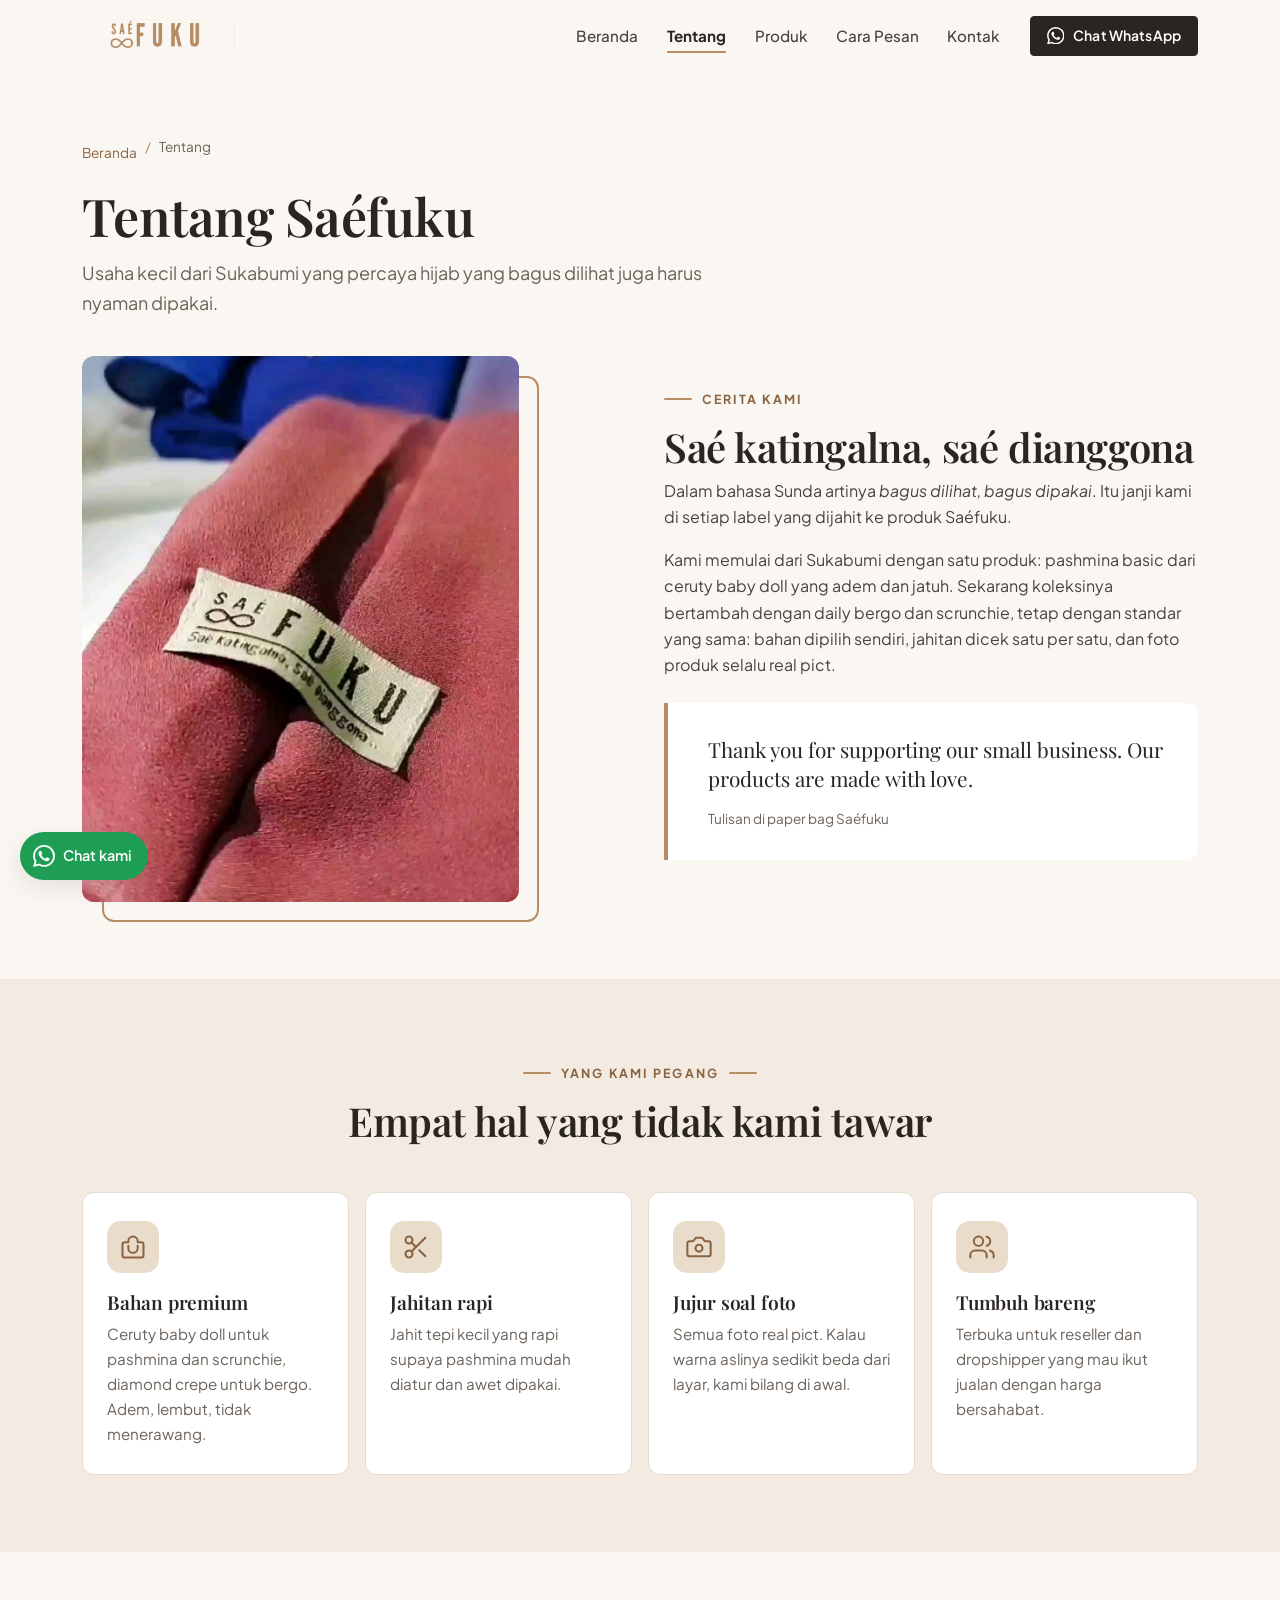
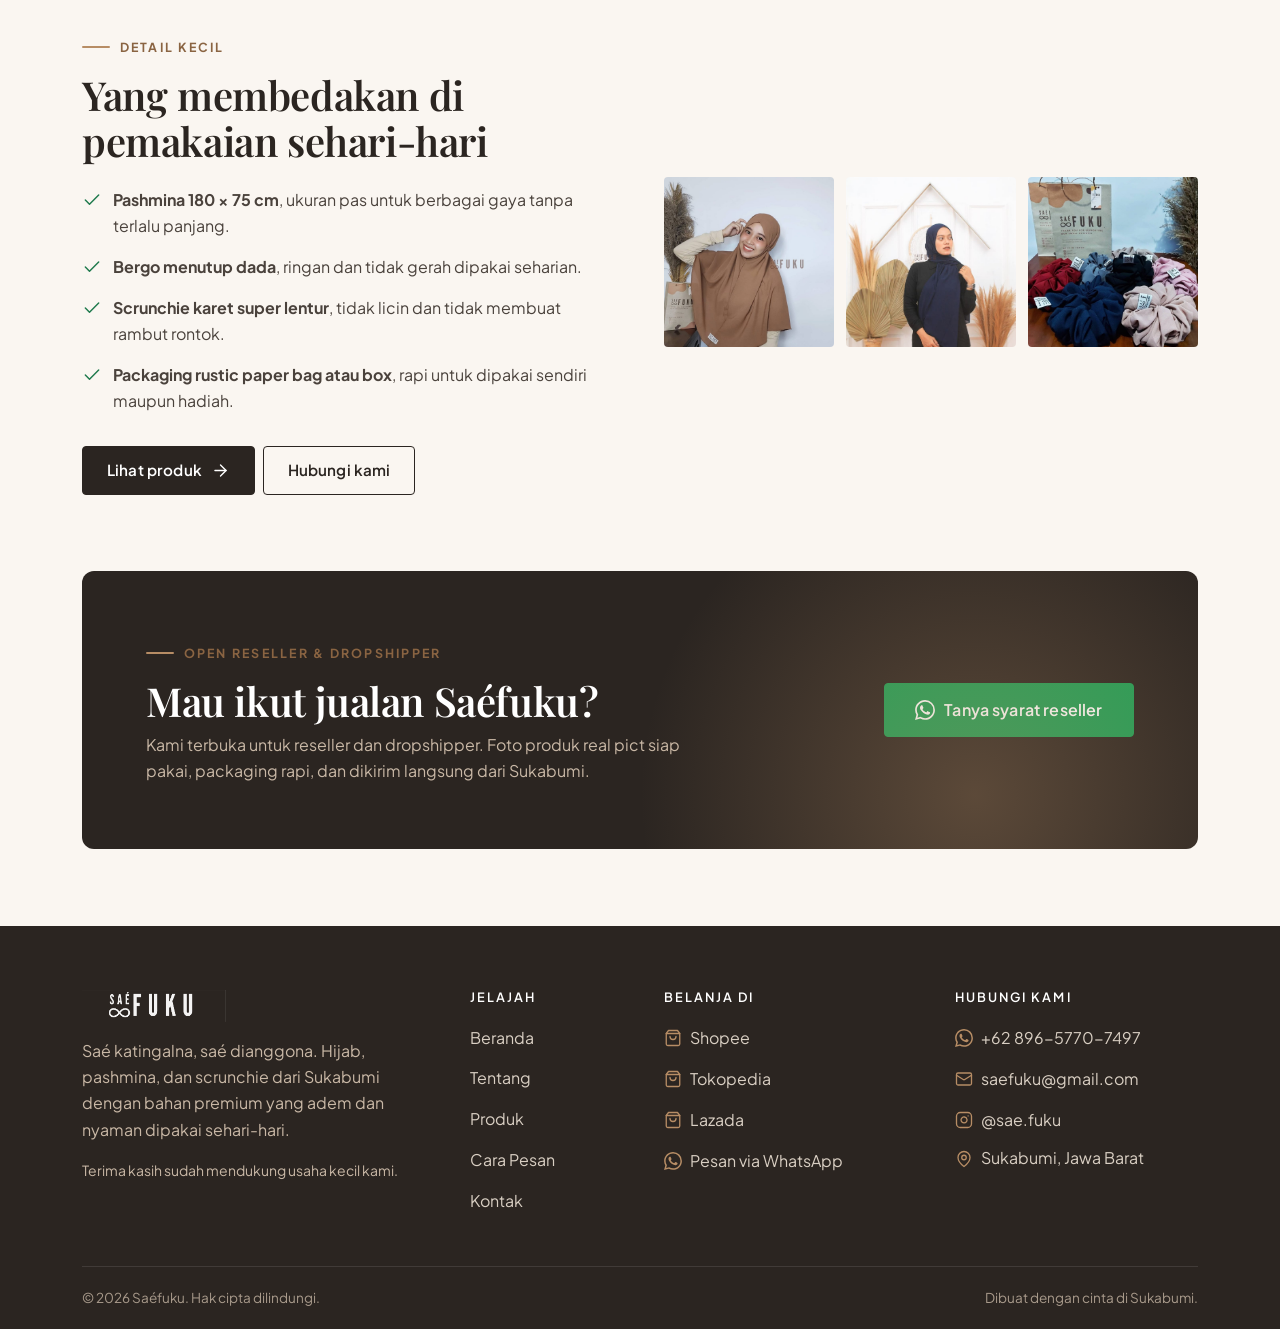
<file: about.html>
<!DOCTYPE html>
<html lang="id">
<head>
    <meta charset="utf-8">
    <meta name="viewport" content="width=device-width, initial-scale=1">
    <title>Tentang Saéfuku — Hijab dari Sukabumi</title>
    <meta name="description" content="Cerita Saéfuku: usaha kecil dari Sukabumi dengan pashmina, bergo, dan scrunchie dari bahan premium. Saé katingalna, saé dianggona.">
    <meta name="theme-color" content="#FAF6F1">
    <link rel="canonical" href="https://stkwildah.me/about.html">

    <meta property="og:type" content="website">
    <meta property="og:site_name" content="Saéfuku">
    <meta property="og:title" content="Tentang Saéfuku — Hijab dari Sukabumi">
    <meta property="og:description" content="Cerita Saéfuku: usaha kecil dari Sukabumi dengan pashmina, bergo, dan scrunchie dari bahan premium. Saé katingalna, saé dianggona.">
    <meta property="og:image" content="https://stkwildah.me/img/og-saefuku.jpg">
    <meta property="og:locale" content="id_ID">
    <meta name="twitter:card" content="summary_large_image">

    <link rel="icon" href="img/favicon.ico">

    <link rel="preconnect" href="https://fonts.googleapis.com">
    <link rel="preconnect" href="https://fonts.gstatic.com" crossorigin>
    <link href="https://fonts.googleapis.com/css2?family=Playfair+Display:ital,wght@0,500;0,600;0,700;1,500&family=Plus+Jakarta+Sans:wght@400;500;600;700&display=swap" rel="stylesheet">

    <link href="css/bootstrap.min.css?v=2" rel="stylesheet">
    <link href="css/style.css?v=2" rel="stylesheet">
</head>
<body>
    <a class="skip-link" href="#main">Langsung ke konten</a>

    <header class="site-header">
        <nav class="navbar navbar-expand-lg" aria-label="Navigasi utama">
            <div class="container">
                <a class="navbar-brand" href="index.html" aria-label="Saéfuku, ke beranda">
                    <img src="img/icons/Nlogo.png" width="153" height="34" alt="Saéfuku">
                </a>
                <button class="navbar-toggler" type="button" data-bs-toggle="collapse" data-bs-target="#navbarMain"
                        aria-controls="navbarMain" aria-expanded="false" aria-label="Buka menu">
                    <svg class="icon icon-menu" viewBox="0 0 24 24" fill="none" stroke="currentColor" stroke-width="1.75" stroke-linecap="round" stroke-linejoin="round" aria-hidden="true" focusable="false"><line x1="4" y1="7" x2="20" y2="7"/><line x1="4" y1="12" x2="20" y2="12"/><line x1="4" y1="17" x2="20" y2="17"/></svg><svg class="icon icon-close" viewBox="0 0 24 24" fill="none" stroke="currentColor" stroke-width="1.75" stroke-linecap="round" stroke-linejoin="round" aria-hidden="true" focusable="false"><path d="M18 6 6 18"/><path d="m6 6 12 12"/></svg>
                </button>
                <div class="collapse navbar-collapse" id="navbarMain">
                    <div class="navbar-nav ms-auto">
                        <a class="nav-link" href="index.html">Beranda</a>
                        <a class="nav-link active" href="about.html" aria-current="page">Tentang</a>
                        <a class="nav-link" href="service.html">Produk</a>
                        <a class="nav-link" href="pesan.html">Cara Pesan</a>
                        <a class="nav-link" href="contact.html">Kontak</a>
                    </div>
                    <div class="nav-cta">
                        <a class="btn btn-primary btn-sm" href="https://wa.me/6289657707497?text=Halo%20Sa%C3%A9fuku%2C%20saya%20mau%20tanya%20produk%20hijabnya." target="_blank" rel="noopener">
                            <svg class="icon" viewBox="0 0 24 24" fill="none" stroke="currentColor" stroke-width="1.75" stroke-linecap="round" stroke-linejoin="round" aria-hidden="true" focusable="false"><path fill="currentColor" stroke="none" d="M17.472 14.382c-.297-.149-1.758-.867-2.03-.967-.273-.099-.471-.148-.67.15-.197.297-.767.966-.94 1.164-.173.199-.347.223-.644.075-.297-.15-1.255-.463-2.39-1.475-.883-.788-1.48-1.761-1.653-2.059-.173-.297-.018-.458.13-.606.134-.133.298-.347.446-.52.149-.174.198-.298.298-.497.099-.198.05-.371-.025-.52-.075-.149-.669-1.612-.916-2.207-.242-.579-.487-.5-.669-.51-.173-.008-.371-.01-.57-.01-.198 0-.52.074-.792.372-.272.297-1.04 1.016-1.04 2.479 0 1.462 1.065 2.875 1.213 3.074.149.198 2.096 3.2 5.077 4.487.709.306 1.262.489 1.694.625.712.227 1.36.195 1.871.118.571-.085 1.758-.719 2.006-1.413.248-.694.248-1.289.173-1.413-.074-.124-.272-.198-.57-.347m-5.421 7.403h-.004a9.87 9.87 0 0 1-5.031-1.378l-.361-.214-3.741.982.998-3.648-.235-.374a9.86 9.86 0 0 1-1.51-5.26c.001-5.45 4.436-9.884 9.888-9.884 2.64 0 5.122 1.03 6.988 2.898a9.825 9.825 0 0 1 2.893 6.994c-.003 5.45-4.437 9.884-9.885 9.884m8.413-18.297A11.815 11.815 0 0 0 12.05 0C5.495 0 .16 5.335.157 11.892c0 2.096.547 4.142 1.588 5.945L.057 24l6.305-1.654a11.882 11.882 0 0 0 5.683 1.448h.005c6.554 0 11.89-5.335 11.893-11.893a11.821 11.821 0 0 0-3.48-8.413Z"/></svg> Chat WhatsApp
                        </a>
                    </div>
                </div>
            </div>
        </nav>
    </header>

    <main id="main">

    <section class="page-head">
        <div class="container">
            <nav aria-label="Breadcrumb">
                <ol class="breadcrumb">
                    <li class="breadcrumb-item"><a href="index.html">Beranda</a></li>
                    <li class="breadcrumb-item active" aria-current="page">Tentang</li>
                </ol>
            </nav>
            <h1>Tentang Saéfuku</h1>
            <p class="lead mb-0">Usaha kecil dari Sukabumi yang percaya hijab yang bagus dilihat juga harus nyaman dipakai.</p>
        </div>
    </section>

    <section class="section pt-0" aria-labelledby="story-title">
        <div class="container">
            <div class="row g-5 align-items-center">
                <div class="col-lg-5 reveal">
                    <div class="split-media framed portrait">
                        <img src="img/produk/label-saefuku.jpg" width="1000" height="1250" alt="Label kain Saéfuku bertuliskan Saé Katingalna, Saé Dianggona di atas pashmina merah bata" decoding="async">
                    </div>
                </div>
                <div class="col-lg-6 offset-lg-1 reveal">
                    <span class="eyebrow">Cerita kami</span>
                    <h2 id="story-title">Saé katingalna, saé dianggona</h2>
                    <p>Dalam bahasa Sunda artinya <em>bagus dilihat, bagus dipakai</em>. Itu janji kami di setiap label yang dijahit ke produk Saéfuku.</p>
                    <p>Kami memulai dari Sukabumi dengan satu produk: pashmina basic dari ceruty baby doll yang adem dan jatuh. Sekarang koleksinya bertambah dengan daily bergo dan scrunchie, tetap dengan standar yang sama: bahan dipilih sendiri, jahitan dicek satu per satu, dan foto produk selalu real pict.</p>
                    <blockquote class="pullquote mt-4">
                        Thank you for supporting our small business. Our products are made with love.
                        <small>Tulisan di paper bag Saéfuku</small>
                    </blockquote>
                </div>
            </div>
        </div>
    </section>

    <section class="section section-sand" aria-labelledby="values-title">
        <div class="container">
            <div class="section-head center reveal">
                <span class="eyebrow">Yang kami pegang</span>
                <h2 id="values-title">Empat hal yang tidak kami tawar</h2>
            </div>
            <div class="row g-3">
                <div class="col-md-6 col-lg-3 reveal"><div class="feature-item"><span class="feature-icon"><svg class="icon icon-lg" viewBox="0 0 24 24" fill="none" stroke="currentColor" stroke-width="1.75" stroke-linecap="round" stroke-linejoin="round" aria-hidden="true" focusable="false"><path d="M12 3a4 4 0 0 0-4 4v1H5a2 2 0 0 0-2 2v9a2 2 0 0 0 2 2h14a2 2 0 0 0 2-2v-9a2 2 0 0 0-2-2h-3V7a4 4 0 0 0-4-4Z"/><path d="M8 11v2a4 4 0 0 0 8 0v-2"/></svg></span><h3>Bahan premium</h3><p>Ceruty baby doll untuk pashmina dan scrunchie, diamond crepe untuk bergo. Adem, lembut, tidak menerawang.</p></div></div>
                <div class="col-md-6 col-lg-3 reveal"><div class="feature-item"><span class="feature-icon"><svg class="icon icon-lg" viewBox="0 0 24 24" fill="none" stroke="currentColor" stroke-width="1.75" stroke-linecap="round" stroke-linejoin="round" aria-hidden="true" focusable="false"><circle cx="6" cy="6" r="3"/><path d="M8.12 8.12 12 12"/><path d="M20 4 8.12 15.88"/><circle cx="6" cy="18" r="3"/><path d="M14.8 14.8 20 20"/></svg></span><h3>Jahitan rapi</h3><p>Jahit tepi kecil yang rapi supaya pashmina mudah diatur dan awet dipakai.</p></div></div>
                <div class="col-md-6 col-lg-3 reveal"><div class="feature-item"><span class="feature-icon"><svg class="icon icon-lg" viewBox="0 0 24 24" fill="none" stroke="currentColor" stroke-width="1.75" stroke-linecap="round" stroke-linejoin="round" aria-hidden="true" focusable="false"><path d="M14.5 4h-5L7 7H4a2 2 0 0 0-2 2v9a2 2 0 0 0 2 2h16a2 2 0 0 0 2-2V9a2 2 0 0 0-2-2h-3l-2.5-3z"/><circle cx="12" cy="13" r="3"/></svg></span><h3>Jujur soal foto</h3><p>Semua foto real pict. Kalau warna aslinya sedikit beda dari layar, kami bilang di awal.</p></div></div>
                <div class="col-md-6 col-lg-3 reveal"><div class="feature-item"><span class="feature-icon"><svg class="icon icon-lg" viewBox="0 0 24 24" fill="none" stroke="currentColor" stroke-width="1.75" stroke-linecap="round" stroke-linejoin="round" aria-hidden="true" focusable="false"><path d="M16 21v-2a4 4 0 0 0-4-4H6a4 4 0 0 0-4 4v2"/><circle cx="9" cy="7" r="4"/><path d="M22 21v-2a4 4 0 0 0-3-3.87"/><path d="M16 3.13a4 4 0 0 1 0 7.75"/></svg></span><h3>Tumbuh bareng</h3><p>Terbuka untuk reseller dan dropshipper yang mau ikut jualan dengan harga bersahabat.</p></div></div>
            </div>
        </div>
    </section>

    <section class="section" aria-labelledby="detail-title">
        <div class="container">
            <div class="row g-5 align-items-center">
                <div class="col-lg-6 reveal">
                    <span class="eyebrow">Detail kecil</span>
                    <h2 id="detail-title">Yang membedakan di pemakaian sehari-hari</h2>
                    <ul class="check-list mt-3">
                        <li><svg class="icon" viewBox="0 0 24 24" fill="none" stroke="currentColor" stroke-width="1.75" stroke-linecap="round" stroke-linejoin="round" aria-hidden="true" focusable="false"><path d="M20 6 9 17l-5-5"/></svg><span><strong>Pashmina 180 × 75 cm</strong>, ukuran pas untuk berbagai gaya tanpa terlalu panjang.</span></li>
                        <li><svg class="icon" viewBox="0 0 24 24" fill="none" stroke="currentColor" stroke-width="1.75" stroke-linecap="round" stroke-linejoin="round" aria-hidden="true" focusable="false"><path d="M20 6 9 17l-5-5"/></svg><span><strong>Bergo menutup dada</strong>, ringan dan tidak gerah dipakai seharian.</span></li>
                        <li><svg class="icon" viewBox="0 0 24 24" fill="none" stroke="currentColor" stroke-width="1.75" stroke-linecap="round" stroke-linejoin="round" aria-hidden="true" focusable="false"><path d="M20 6 9 17l-5-5"/></svg><span><strong>Scrunchie karet super lentur</strong>, tidak licin dan tidak membuat rambut rontok.</span></li>
                        <li><svg class="icon" viewBox="0 0 24 24" fill="none" stroke="currentColor" stroke-width="1.75" stroke-linecap="round" stroke-linejoin="round" aria-hidden="true" focusable="false"><path d="M20 6 9 17l-5-5"/></svg><span><strong>Packaging rustic paper bag atau box</strong>, rapi untuk dipakai sendiri maupun hadiah.</span></li>
                    </ul>
                    <div class="d-flex flex-wrap gap-2 mt-4">
                        <a class="btn btn-primary" href="service.html">Lihat produk <svg class="icon" viewBox="0 0 24 24" fill="none" stroke="currentColor" stroke-width="1.75" stroke-linecap="round" stroke-linejoin="round" aria-hidden="true" focusable="false"><path d="M5 12h14"/><path d="m12 5 7 7-7 7"/></svg></a>
                        <a class="btn btn-outline" href="contact.html">Hubungi kami</a>
                    </div>
                </div>
                <div class="col-lg-6 reveal">
                    <div class="gallery">
                        <a href="service.html" aria-label="Daily Bergo"><img src="img/produk/bergo-daily.jpg" width="1000" height="1000" alt="" loading="lazy" decoding="async"></a>
                        <a href="service.html" aria-label="Pashmina Basic Navy"><img src="img/produk/pashmina-navy.jpg" width="851" height="851" alt="" loading="lazy" decoding="async"></a>
                        <a href="service.html" aria-label="Scrunchie Ceruty"><img src="img/produk/scrunchie-ceruty.jpg" width="1000" height="1000" alt="" loading="lazy" decoding="async"></a>
                    </div>
                </div>
            </div>
        </div>
    </section>


    <section class="section pt-0" aria-labelledby="cta-title">
        <div class="container">
            <div class="cta-band reveal">
                <div class="row align-items-center g-4">
                    <div class="col-lg-8">
                        <span class="eyebrow">Open reseller &amp; dropshipper</span>
                        <h2 id="cta-title">Mau ikut jualan Saéfuku?</h2>
                        <p class="mb-0">Kami terbuka untuk reseller dan dropshipper. Foto produk real pict siap pakai, packaging rapi, dan dikirim langsung dari Sukabumi.</p>
                    </div>
                    <div class="col-lg-4 text-lg-end">
                        <a class="btn btn-wa btn-lg" href="https://wa.me/6289657707497?text=Halo%20Sa%C3%A9fuku%2C%20saya%20tertarik%20jadi%20reseller/dropshipper.%20Boleh%20info%20syaratnya%3F" target="_blank" rel="noopener"><svg class="icon" viewBox="0 0 24 24" fill="none" stroke="currentColor" stroke-width="1.75" stroke-linecap="round" stroke-linejoin="round" aria-hidden="true" focusable="false"><path fill="currentColor" stroke="none" d="M17.472 14.382c-.297-.149-1.758-.867-2.03-.967-.273-.099-.471-.148-.67.15-.197.297-.767.966-.94 1.164-.173.199-.347.223-.644.075-.297-.15-1.255-.463-2.39-1.475-.883-.788-1.48-1.761-1.653-2.059-.173-.297-.018-.458.13-.606.134-.133.298-.347.446-.52.149-.174.198-.298.298-.497.099-.198.05-.371-.025-.52-.075-.149-.669-1.612-.916-2.207-.242-.579-.487-.5-.669-.51-.173-.008-.371-.01-.57-.01-.198 0-.52.074-.792.372-.272.297-1.04 1.016-1.04 2.479 0 1.462 1.065 2.875 1.213 3.074.149.198 2.096 3.2 5.077 4.487.709.306 1.262.489 1.694.625.712.227 1.36.195 1.871.118.571-.085 1.758-.719 2.006-1.413.248-.694.248-1.289.173-1.413-.074-.124-.272-.198-.57-.347m-5.421 7.403h-.004a9.87 9.87 0 0 1-5.031-1.378l-.361-.214-3.741.982.998-3.648-.235-.374a9.86 9.86 0 0 1-1.51-5.26c.001-5.45 4.436-9.884 9.888-9.884 2.64 0 5.122 1.03 6.988 2.898a9.825 9.825 0 0 1 2.893 6.994c-.003 5.45-4.437 9.884-9.885 9.884m8.413-18.297A11.815 11.815 0 0 0 12.05 0C5.495 0 .16 5.335.157 11.892c0 2.096.547 4.142 1.588 5.945L.057 24l6.305-1.654a11.882 11.882 0 0 0 5.683 1.448h.005c6.554 0 11.89-5.335 11.893-11.893a11.821 11.821 0 0 0-3.48-8.413Z"/></svg> Tanya syarat reseller</a>
                    </div>
                </div>
            </div>
        </div>
    </section>

    </main>

    <footer class="site-footer">
        <div class="container">
            <div class="row g-5">
                <div class="col-lg-4">
                    <a class="brand d-inline-block mb-3" href="index.html" aria-label="Saéfuku">
                        <img src="img/icons/Nlogo.png" width="144" height="32" alt="Saéfuku">
                    </a>
                    <p class="mb-3">Saé katingalna, saé dianggona. Hijab, pashmina, dan scrunchie dari Sukabumi dengan bahan premium yang adem dan nyaman dipakai sehari-hari.</p>
                    <p class="mb-0 small">Terima kasih sudah mendukung usaha kecil kami.</p>
                </div>
                <div class="col-6 col-lg-2">
                    <h2>Jelajah</h2>
                    <ul class="footer-links">
                        <li><a href="index.html">Beranda</a></li>
                        <li><a href="about.html">Tentang</a></li>
                        <li><a href="service.html">Produk</a></li>
                        <li><a href="pesan.html">Cara Pesan</a></li>
                        <li><a href="contact.html">Kontak</a></li>
                    </ul>
                </div>
                <div class="col-6 col-lg-3">
                    <h2>Belanja di</h2>
                    <ul class="footer-links">
                        <li><a href="https://shopee.co.id/search?keyword=saefuku" target="_blank" rel="noopener"><svg class="icon" viewBox="0 0 24 24" fill="none" stroke="currentColor" stroke-width="1.75" stroke-linecap="round" stroke-linejoin="round" aria-hidden="true" focusable="false"><path d="M6 2 3 6v14a2 2 0 0 0 2 2h14a2 2 0 0 0 2-2V6l-3-4Z"/><path d="M3 6h18"/><path d="M16 10a4 4 0 0 1-8 0"/></svg> Shopee</a></li>
                        <li><a href="https://www.tokopedia.com/search?q=saefuku" target="_blank" rel="noopener"><svg class="icon" viewBox="0 0 24 24" fill="none" stroke="currentColor" stroke-width="1.75" stroke-linecap="round" stroke-linejoin="round" aria-hidden="true" focusable="false"><path d="M6 2 3 6v14a2 2 0 0 0 2 2h14a2 2 0 0 0 2-2V6l-3-4Z"/><path d="M3 6h18"/><path d="M16 10a4 4 0 0 1-8 0"/></svg> Tokopedia</a></li>
                        <li><a href="https://www.lazada.co.id/catalog/?q=saefuku" target="_blank" rel="noopener"><svg class="icon" viewBox="0 0 24 24" fill="none" stroke="currentColor" stroke-width="1.75" stroke-linecap="round" stroke-linejoin="round" aria-hidden="true" focusable="false"><path d="M6 2 3 6v14a2 2 0 0 0 2 2h14a2 2 0 0 0 2-2V6l-3-4Z"/><path d="M3 6h18"/><path d="M16 10a4 4 0 0 1-8 0"/></svg> Lazada</a></li>
                        <li><a href="https://wa.me/6289657707497?text=Halo%20Sa%C3%A9fuku%2C%20saya%20mau%20tanya%20produk%20hijabnya." target="_blank" rel="noopener"><svg class="icon" viewBox="0 0 24 24" fill="none" stroke="currentColor" stroke-width="1.75" stroke-linecap="round" stroke-linejoin="round" aria-hidden="true" focusable="false"><path fill="currentColor" stroke="none" d="M17.472 14.382c-.297-.149-1.758-.867-2.03-.967-.273-.099-.471-.148-.67.15-.197.297-.767.966-.94 1.164-.173.199-.347.223-.644.075-.297-.15-1.255-.463-2.39-1.475-.883-.788-1.48-1.761-1.653-2.059-.173-.297-.018-.458.13-.606.134-.133.298-.347.446-.52.149-.174.198-.298.298-.497.099-.198.05-.371-.025-.52-.075-.149-.669-1.612-.916-2.207-.242-.579-.487-.5-.669-.51-.173-.008-.371-.01-.57-.01-.198 0-.52.074-.792.372-.272.297-1.04 1.016-1.04 2.479 0 1.462 1.065 2.875 1.213 3.074.149.198 2.096 3.2 5.077 4.487.709.306 1.262.489 1.694.625.712.227 1.36.195 1.871.118.571-.085 1.758-.719 2.006-1.413.248-.694.248-1.289.173-1.413-.074-.124-.272-.198-.57-.347m-5.421 7.403h-.004a9.87 9.87 0 0 1-5.031-1.378l-.361-.214-3.741.982.998-3.648-.235-.374a9.86 9.86 0 0 1-1.51-5.26c.001-5.45 4.436-9.884 9.888-9.884 2.64 0 5.122 1.03 6.988 2.898a9.825 9.825 0 0 1 2.893 6.994c-.003 5.45-4.437 9.884-9.885 9.884m8.413-18.297A11.815 11.815 0 0 0 12.05 0C5.495 0 .16 5.335.157 11.892c0 2.096.547 4.142 1.588 5.945L.057 24l6.305-1.654a11.882 11.882 0 0 0 5.683 1.448h.005c6.554 0 11.89-5.335 11.893-11.893a11.821 11.821 0 0 0-3.48-8.413Z"/></svg> Pesan via WhatsApp</a></li>
                    </ul>
                </div>
                <div class="col-lg-3">
                    <h2>Hubungi kami</h2>
                    <ul class="footer-links">
                        <li><a href="https://wa.me/6289657707497" target="_blank" rel="noopener"><svg class="icon" viewBox="0 0 24 24" fill="none" stroke="currentColor" stroke-width="1.75" stroke-linecap="round" stroke-linejoin="round" aria-hidden="true" focusable="false"><path fill="currentColor" stroke="none" d="M17.472 14.382c-.297-.149-1.758-.867-2.03-.967-.273-.099-.471-.148-.67.15-.197.297-.767.966-.94 1.164-.173.199-.347.223-.644.075-.297-.15-1.255-.463-2.39-1.475-.883-.788-1.48-1.761-1.653-2.059-.173-.297-.018-.458.13-.606.134-.133.298-.347.446-.52.149-.174.198-.298.298-.497.099-.198.05-.371-.025-.52-.075-.149-.669-1.612-.916-2.207-.242-.579-.487-.5-.669-.51-.173-.008-.371-.01-.57-.01-.198 0-.52.074-.792.372-.272.297-1.04 1.016-1.04 2.479 0 1.462 1.065 2.875 1.213 3.074.149.198 2.096 3.2 5.077 4.487.709.306 1.262.489 1.694.625.712.227 1.36.195 1.871.118.571-.085 1.758-.719 2.006-1.413.248-.694.248-1.289.173-1.413-.074-.124-.272-.198-.57-.347m-5.421 7.403h-.004a9.87 9.87 0 0 1-5.031-1.378l-.361-.214-3.741.982.998-3.648-.235-.374a9.86 9.86 0 0 1-1.51-5.26c.001-5.45 4.436-9.884 9.888-9.884 2.64 0 5.122 1.03 6.988 2.898a9.825 9.825 0 0 1 2.893 6.994c-.003 5.45-4.437 9.884-9.885 9.884m8.413-18.297A11.815 11.815 0 0 0 12.05 0C5.495 0 .16 5.335.157 11.892c0 2.096.547 4.142 1.588 5.945L.057 24l6.305-1.654a11.882 11.882 0 0 0 5.683 1.448h.005c6.554 0 11.89-5.335 11.893-11.893a11.821 11.821 0 0 0-3.48-8.413Z"/></svg> +62 896-5770-7497</a></li>
                        <li><a href="mailto:saefuku@gmail.com"><svg class="icon" viewBox="0 0 24 24" fill="none" stroke="currentColor" stroke-width="1.75" stroke-linecap="round" stroke-linejoin="round" aria-hidden="true" focusable="false"><rect x="2" y="4" width="20" height="16" rx="2"/><path d="m22 7-8.97 5.7a1.94 1.94 0 0 1-2.06 0L2 7"/></svg> saefuku@gmail.com</a></li>
                        <li><a href="https://www.instagram.com/sae.fuku/" target="_blank" rel="noopener"><svg class="icon" viewBox="0 0 24 24" fill="none" stroke="currentColor" stroke-width="1.75" stroke-linecap="round" stroke-linejoin="round" aria-hidden="true" focusable="false"><rect x="2" y="2" width="20" height="20" rx="5"/><path d="M16 11.37A4 4 0 1 1 12.63 8 4 4 0 0 1 16 11.37z"/><line x1="17.5" y1="6.5" x2="17.51" y2="6.5"/></svg> @sae.fuku</a></li>
                        <li><span class="d-inline-flex align-items-center gap-2"><svg class="icon" viewBox="0 0 24 24" fill="none" stroke="currentColor" stroke-width="1.75" stroke-linecap="round" stroke-linejoin="round" aria-hidden="true" focusable="false"><path d="M20 10c0 6-8 12-8 12s-8-6-8-12a8 8 0 0 1 16 0Z"/><circle cx="12" cy="10" r="3"/></svg> Sukabumi, Jawa Barat</span></li>
                    </ul>
                </div>
            </div>
            <div class="footer-bottom d-flex flex-column flex-md-row justify-content-between gap-2">
                <div>&copy; <span data-year>2026</span> Saéfuku. Hak cipta dilindungi.</div>
                <div>Dibuat dengan cinta di Sukabumi.</div>
                <div hidden>
                    <!--/*** This template is free as long as you keep the footer author's credit link/attribution link/backlink. If you'd like to use the template without the footer author's credit link/attribution link/backlink, you can purchase the Credit Removal License from "https://htmlcodex.com/credit-removal". Thank you for your support. ***/-->
                    Designed By <a href="https://htmlcodex.com">HTML Codex</a> · Distributed By <a href="https://themewagon.com" target="_blank" rel="noopener">ThemeWagon</a>
                </div>
            </div>
        </div>
    </footer>

    <a class="wa-float" href="https://wa.me/6289657707497?text=Halo%20Sa%C3%A9fuku%2C%20saya%20mau%20tanya%20produk%20hijabnya." target="_blank" rel="noopener" aria-label="Chat WhatsApp Saéfuku">
        <svg class="icon" viewBox="0 0 24 24" fill="none" stroke="currentColor" stroke-width="1.75" stroke-linecap="round" stroke-linejoin="round" aria-hidden="true" focusable="false"><path fill="currentColor" stroke="none" d="M17.472 14.382c-.297-.149-1.758-.867-2.03-.967-.273-.099-.471-.148-.67.15-.197.297-.767.966-.94 1.164-.173.199-.347.223-.644.075-.297-.15-1.255-.463-2.39-1.475-.883-.788-1.48-1.761-1.653-2.059-.173-.297-.018-.458.13-.606.134-.133.298-.347.446-.52.149-.174.198-.298.298-.497.099-.198.05-.371-.025-.52-.075-.149-.669-1.612-.916-2.207-.242-.579-.487-.5-.669-.51-.173-.008-.371-.01-.57-.01-.198 0-.52.074-.792.372-.272.297-1.04 1.016-1.04 2.479 0 1.462 1.065 2.875 1.213 3.074.149.198 2.096 3.2 5.077 4.487.709.306 1.262.489 1.694.625.712.227 1.36.195 1.871.118.571-.085 1.758-.719 2.006-1.413.248-.694.248-1.289.173-1.413-.074-.124-.272-.198-.57-.347m-5.421 7.403h-.004a9.87 9.87 0 0 1-5.031-1.378l-.361-.214-3.741.982.998-3.648-.235-.374a9.86 9.86 0 0 1-1.51-5.26c.001-5.45 4.436-9.884 9.888-9.884 2.64 0 5.122 1.03 6.988 2.898a9.825 9.825 0 0 1 2.893 6.994c-.003 5.45-4.437 9.884-9.885 9.884m8.413-18.297A11.815 11.815 0 0 0 12.05 0C5.495 0 .16 5.335.157 11.892c0 2.096.547 4.142 1.588 5.945L.057 24l6.305-1.654a11.882 11.882 0 0 0 5.683 1.448h.005c6.554 0 11.89-5.335 11.893-11.893a11.821 11.821 0 0 0-3.48-8.413Z"/></svg><span>Chat kami</span>
    </a>
    <a class="back-to-top" href="#main" aria-label="Kembali ke atas"><svg class="icon" viewBox="0 0 24 24" fill="none" stroke="currentColor" stroke-width="1.75" stroke-linecap="round" stroke-linejoin="round" aria-hidden="true" focusable="false"><path d="m5 12 7-7 7 7"/><path d="M12 19V5"/></svg></a>

    <script src="https://cdnjs.cloudflare.com/ajax/libs/bootstrap/5.0.2/js/bootstrap.bundle.min.js" defer></script>
    <script src="js/main.js?v=2" defer></script>
</body>
</html>
</file>
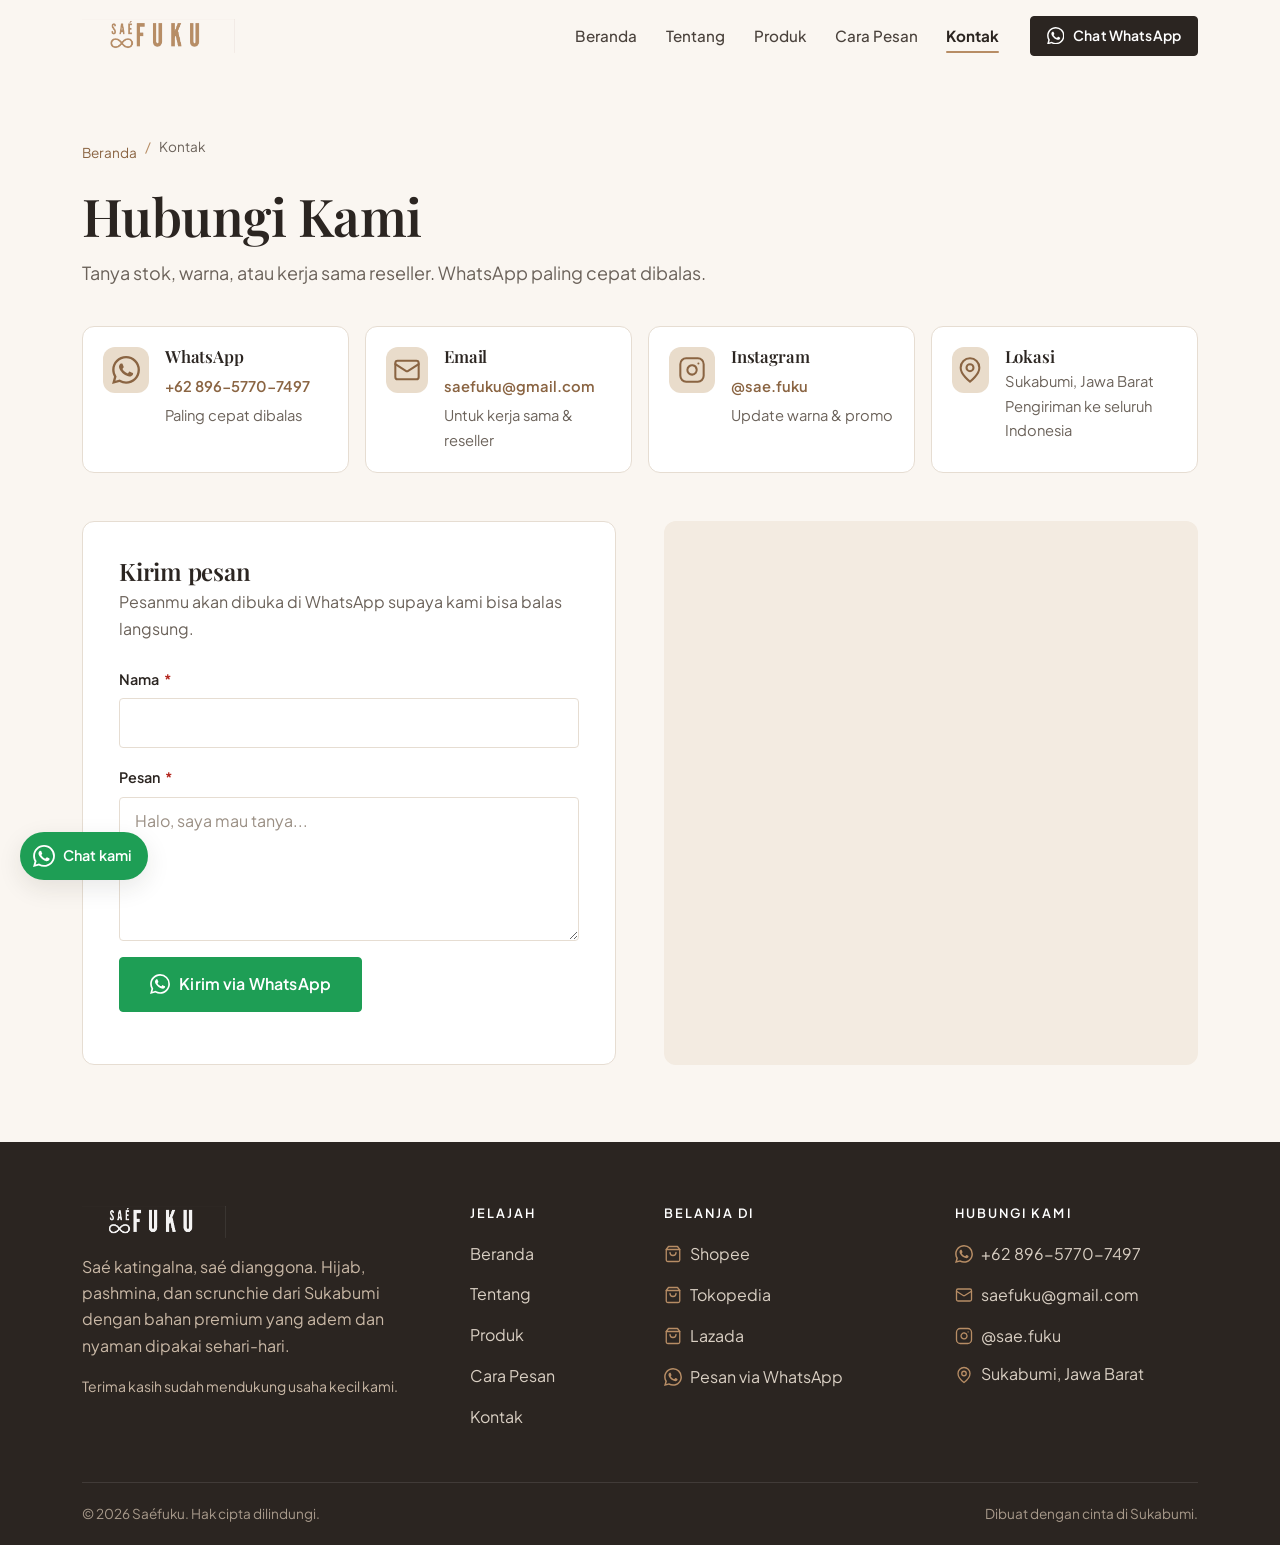
<file: contact.html>
<!DOCTYPE html>
<html lang="id">
<head>
    <meta charset="utf-8">
    <meta name="viewport" content="width=device-width, initial-scale=1">
    <title>Hubungi Saéfuku</title>
    <meta name="description" content="Hubungi Saéfuku lewat WhatsApp, email, atau Instagram untuk tanya stok, warna, dan kerja sama reseller.">
    <meta name="theme-color" content="#FAF6F1">
    <link rel="canonical" href="https://stkwildah.me/contact.html">

    <meta property="og:type" content="website">
    <meta property="og:site_name" content="Saéfuku">
    <meta property="og:title" content="Hubungi Saéfuku">
    <meta property="og:description" content="Hubungi Saéfuku lewat WhatsApp, email, atau Instagram untuk tanya stok, warna, dan kerja sama reseller.">
    <meta property="og:image" content="https://stkwildah.me/img/og-saefuku.jpg">
    <meta property="og:locale" content="id_ID">
    <meta name="twitter:card" content="summary_large_image">

    <link rel="icon" href="img/favicon.ico">

    <link rel="preconnect" href="https://fonts.googleapis.com">
    <link rel="preconnect" href="https://fonts.gstatic.com" crossorigin>
    <link href="https://fonts.googleapis.com/css2?family=Playfair+Display:ital,wght@0,500;0,600;0,700;1,500&family=Plus+Jakarta+Sans:wght@400;500;600;700&display=swap" rel="stylesheet">

    <link href="css/bootstrap.min.css?v=2" rel="stylesheet">
    <link href="css/style.css?v=2" rel="stylesheet">
</head>
<body>
    <a class="skip-link" href="#main">Langsung ke konten</a>

    <header class="site-header">
        <nav class="navbar navbar-expand-lg" aria-label="Navigasi utama">
            <div class="container">
                <a class="navbar-brand" href="index.html" aria-label="Saéfuku, ke beranda">
                    <img src="img/icons/Nlogo.png" width="153" height="34" alt="Saéfuku">
                </a>
                <button class="navbar-toggler" type="button" data-bs-toggle="collapse" data-bs-target="#navbarMain"
                        aria-controls="navbarMain" aria-expanded="false" aria-label="Buka menu">
                    <svg class="icon icon-menu" viewBox="0 0 24 24" fill="none" stroke="currentColor" stroke-width="1.75" stroke-linecap="round" stroke-linejoin="round" aria-hidden="true" focusable="false"><line x1="4" y1="7" x2="20" y2="7"/><line x1="4" y1="12" x2="20" y2="12"/><line x1="4" y1="17" x2="20" y2="17"/></svg><svg class="icon icon-close" viewBox="0 0 24 24" fill="none" stroke="currentColor" stroke-width="1.75" stroke-linecap="round" stroke-linejoin="round" aria-hidden="true" focusable="false"><path d="M18 6 6 18"/><path d="m6 6 12 12"/></svg>
                </button>
                <div class="collapse navbar-collapse" id="navbarMain">
                    <div class="navbar-nav ms-auto">
                        <a class="nav-link" href="index.html">Beranda</a>
                        <a class="nav-link" href="about.html">Tentang</a>
                        <a class="nav-link" href="service.html">Produk</a>
                        <a class="nav-link" href="pesan.html">Cara Pesan</a>
                        <a class="nav-link active" href="contact.html" aria-current="page">Kontak</a>
                    </div>
                    <div class="nav-cta">
                        <a class="btn btn-primary btn-sm" href="https://wa.me/6289657707497?text=Halo%20Sa%C3%A9fuku%2C%20saya%20mau%20tanya%20produk%20hijabnya." target="_blank" rel="noopener">
                            <svg class="icon" viewBox="0 0 24 24" fill="none" stroke="currentColor" stroke-width="1.75" stroke-linecap="round" stroke-linejoin="round" aria-hidden="true" focusable="false"><path fill="currentColor" stroke="none" d="M17.472 14.382c-.297-.149-1.758-.867-2.03-.967-.273-.099-.471-.148-.67.15-.197.297-.767.966-.94 1.164-.173.199-.347.223-.644.075-.297-.15-1.255-.463-2.39-1.475-.883-.788-1.48-1.761-1.653-2.059-.173-.297-.018-.458.13-.606.134-.133.298-.347.446-.52.149-.174.198-.298.298-.497.099-.198.05-.371-.025-.52-.075-.149-.669-1.612-.916-2.207-.242-.579-.487-.5-.669-.51-.173-.008-.371-.01-.57-.01-.198 0-.52.074-.792.372-.272.297-1.04 1.016-1.04 2.479 0 1.462 1.065 2.875 1.213 3.074.149.198 2.096 3.2 5.077 4.487.709.306 1.262.489 1.694.625.712.227 1.36.195 1.871.118.571-.085 1.758-.719 2.006-1.413.248-.694.248-1.289.173-1.413-.074-.124-.272-.198-.57-.347m-5.421 7.403h-.004a9.87 9.87 0 0 1-5.031-1.378l-.361-.214-3.741.982.998-3.648-.235-.374a9.86 9.86 0 0 1-1.51-5.26c.001-5.45 4.436-9.884 9.888-9.884 2.64 0 5.122 1.03 6.988 2.898a9.825 9.825 0 0 1 2.893 6.994c-.003 5.45-4.437 9.884-9.885 9.884m8.413-18.297A11.815 11.815 0 0 0 12.05 0C5.495 0 .16 5.335.157 11.892c0 2.096.547 4.142 1.588 5.945L.057 24l6.305-1.654a11.882 11.882 0 0 0 5.683 1.448h.005c6.554 0 11.89-5.335 11.893-11.893a11.821 11.821 0 0 0-3.48-8.413Z"/></svg> Chat WhatsApp
                        </a>
                    </div>
                </div>
            </div>
        </nav>
    </header>

    <main id="main">

    <section class="page-head">
        <div class="container">
            <nav aria-label="Breadcrumb">
                <ol class="breadcrumb">
                    <li class="breadcrumb-item"><a href="index.html">Beranda</a></li>
                    <li class="breadcrumb-item active" aria-current="page">Kontak</li>
                </ol>
            </nav>
            <h1>Hubungi Kami</h1>
            <p class="lead mb-0">Tanya stok, warna, atau kerja sama reseller. WhatsApp paling cepat dibalas.</p>
        </div>
    </section>

    <section class="section pt-0" aria-labelledby="kontak-title">
        <div class="container">
            <h2 id="kontak-title" class="visually-hidden">Saluran kontak</h2>
            <div class="row g-3 mb-5">
                <div class="col-md-6 col-lg-3 reveal">
                    <div class="contact-card">
                        <span class="feature-icon"><svg class="icon icon-lg" viewBox="0 0 24 24" fill="none" stroke="currentColor" stroke-width="1.75" stroke-linecap="round" stroke-linejoin="round" aria-hidden="true" focusable="false"><path fill="currentColor" stroke="none" d="M17.472 14.382c-.297-.149-1.758-.867-2.03-.967-.273-.099-.471-.148-.67.15-.197.297-.767.966-.94 1.164-.173.199-.347.223-.644.075-.297-.15-1.255-.463-2.39-1.475-.883-.788-1.48-1.761-1.653-2.059-.173-.297-.018-.458.13-.606.134-.133.298-.347.446-.52.149-.174.198-.298.298-.497.099-.198.05-.371-.025-.52-.075-.149-.669-1.612-.916-2.207-.242-.579-.487-.5-.669-.51-.173-.008-.371-.01-.57-.01-.198 0-.52.074-.792.372-.272.297-1.04 1.016-1.04 2.479 0 1.462 1.065 2.875 1.213 3.074.149.198 2.096 3.2 5.077 4.487.709.306 1.262.489 1.694.625.712.227 1.36.195 1.871.118.571-.085 1.758-.719 2.006-1.413.248-.694.248-1.289.173-1.413-.074-.124-.272-.198-.57-.347m-5.421 7.403h-.004a9.87 9.87 0 0 1-5.031-1.378l-.361-.214-3.741.982.998-3.648-.235-.374a9.86 9.86 0 0 1-1.51-5.26c.001-5.45 4.436-9.884 9.888-9.884 2.64 0 5.122 1.03 6.988 2.898a9.825 9.825 0 0 1 2.893 6.994c-.003 5.45-4.437 9.884-9.885 9.884m8.413-18.297A11.815 11.815 0 0 0 12.05 0C5.495 0 .16 5.335.157 11.892c0 2.096.547 4.142 1.588 5.945L.057 24l6.305-1.654a11.882 11.882 0 0 0 5.683 1.448h.005c6.554 0 11.89-5.335 11.893-11.893a11.821 11.821 0 0 0-3.48-8.413Z"/></svg></span>
                        <div><h3>WhatsApp</h3><p><a href="https://wa.me/6289657707497" target="_blank" rel="noopener">+62 896-5770-7497</a><br>Paling cepat dibalas</p></div>
                    </div>
                </div>
                <div class="col-md-6 col-lg-3 reveal">
                    <div class="contact-card">
                        <span class="feature-icon"><svg class="icon icon-lg" viewBox="0 0 24 24" fill="none" stroke="currentColor" stroke-width="1.75" stroke-linecap="round" stroke-linejoin="round" aria-hidden="true" focusable="false"><rect x="2" y="4" width="20" height="16" rx="2"/><path d="m22 7-8.97 5.7a1.94 1.94 0 0 1-2.06 0L2 7"/></svg></span>
                        <div><h3>Email</h3><p><a href="mailto:saefuku@gmail.com">saefuku@gmail.com</a><br>Untuk kerja sama &amp; reseller</p></div>
                    </div>
                </div>
                <div class="col-md-6 col-lg-3 reveal">
                    <div class="contact-card">
                        <span class="feature-icon"><svg class="icon icon-lg" viewBox="0 0 24 24" fill="none" stroke="currentColor" stroke-width="1.75" stroke-linecap="round" stroke-linejoin="round" aria-hidden="true" focusable="false"><rect x="2" y="2" width="20" height="20" rx="5"/><path d="M16 11.37A4 4 0 1 1 12.63 8 4 4 0 0 1 16 11.37z"/><line x1="17.5" y1="6.5" x2="17.51" y2="6.5"/></svg></span>
                        <div><h3>Instagram</h3><p><a href="https://www.instagram.com/sae.fuku/" target="_blank" rel="noopener">@sae.fuku</a><br>Update warna &amp; promo</p></div>
                    </div>
                </div>
                <div class="col-md-6 col-lg-3 reveal">
                    <div class="contact-card">
                        <span class="feature-icon"><svg class="icon icon-lg" viewBox="0 0 24 24" fill="none" stroke="currentColor" stroke-width="1.75" stroke-linecap="round" stroke-linejoin="round" aria-hidden="true" focusable="false"><path d="M20 10c0 6-8 12-8 12s-8-6-8-12a8 8 0 0 1 16 0Z"/><circle cx="12" cy="10" r="3"/></svg></span>
                        <div><h3>Lokasi</h3><p>Sukabumi, Jawa Barat<br>Pengiriman ke seluruh Indonesia</p></div>
                    </div>
                </div>
            </div>

            <div class="row g-5">
                <div class="col-lg-6 reveal">
                    <form id="contactForm" class="form-card h-100" novalidate>
                        <h2 class="h3 mb-1">Kirim pesan</h2>
                        <p class="text-muted mb-4">Pesanmu akan dibuka di WhatsApp supaya kami bisa balas langsung.</p>
                        <div class="row g-3">
                            <div class="col-12">
                                <label class="form-label" for="c-nama">Nama <span class="req" aria-hidden="true">*</span></label>
                                <input class="form-control" id="c-nama" name="nama" type="text" autocomplete="name" required>
                                <div class="invalid-feedback">Tulis nama kamu ya.</div>
                            </div>
                            <div class="col-12">
                                <label class="form-label" for="c-pesan">Pesan <span class="req" aria-hidden="true">*</span></label>
                                <textarea class="form-control" id="c-pesan" name="pesan" rows="5" placeholder="Halo, saya mau tanya..." required></textarea>
                                <div class="invalid-feedback">Pesannya belum diisi.</div>
                            </div>
                            <div class="col-12">
                                <button class="btn btn-wa btn-lg" type="submit"><svg class="icon" viewBox="0 0 24 24" fill="none" stroke="currentColor" stroke-width="1.75" stroke-linecap="round" stroke-linejoin="round" aria-hidden="true" focusable="false"><path fill="currentColor" stroke="none" d="M17.472 14.382c-.297-.149-1.758-.867-2.03-.967-.273-.099-.471-.148-.67.15-.197.297-.767.966-.94 1.164-.173.199-.347.223-.644.075-.297-.15-1.255-.463-2.39-1.475-.883-.788-1.48-1.761-1.653-2.059-.173-.297-.018-.458.13-.606.134-.133.298-.347.446-.52.149-.174.198-.298.298-.497.099-.198.05-.371-.025-.52-.075-.149-.669-1.612-.916-2.207-.242-.579-.487-.5-.669-.51-.173-.008-.371-.01-.57-.01-.198 0-.52.074-.792.372-.272.297-1.04 1.016-1.04 2.479 0 1.462 1.065 2.875 1.213 3.074.149.198 2.096 3.2 5.077 4.487.709.306 1.262.489 1.694.625.712.227 1.36.195 1.871.118.571-.085 1.758-.719 2.006-1.413.248-.694.248-1.289.173-1.413-.074-.124-.272-.198-.57-.347m-5.421 7.403h-.004a9.87 9.87 0 0 1-5.031-1.378l-.361-.214-3.741.982.998-3.648-.235-.374a9.86 9.86 0 0 1-1.51-5.26c.001-5.45 4.436-9.884 9.888-9.884 2.64 0 5.122 1.03 6.988 2.898a9.825 9.825 0 0 1 2.893 6.994c-.003 5.45-4.437 9.884-9.885 9.884m8.413-18.297A11.815 11.815 0 0 0 12.05 0C5.495 0 .16 5.335.157 11.892c0 2.096.547 4.142 1.588 5.945L.057 24l6.305-1.654a11.882 11.882 0 0 0 5.683 1.448h.005c6.554 0 11.89-5.335 11.893-11.893a11.821 11.821 0 0 0-3.48-8.413Z"/></svg> Kirim via WhatsApp</button>
                            </div>
                            <div class="col-12"><p class="form-text mb-0" data-form-note role="status" hidden></p></div>
                        </div>
                    </form>
                </div>
                <div class="col-lg-6 reveal">
                    <iframe class="map-embed h-100" title="Peta lokasi Sukabumi, Jawa Barat" loading="lazy" referrerpolicy="no-referrer-when-downgrade"
                        src="https://www.google.com/maps?q=Sukabumi,+Jawa+Barat&z=11&output=embed"></iframe>
                </div>
            </div>
        </div>
    </section>

    </main>

    <footer class="site-footer">
        <div class="container">
            <div class="row g-5">
                <div class="col-lg-4">
                    <a class="brand d-inline-block mb-3" href="index.html" aria-label="Saéfuku">
                        <img src="img/icons/Nlogo.png" width="144" height="32" alt="Saéfuku">
                    </a>
                    <p class="mb-3">Saé katingalna, saé dianggona. Hijab, pashmina, dan scrunchie dari Sukabumi dengan bahan premium yang adem dan nyaman dipakai sehari-hari.</p>
                    <p class="mb-0 small">Terima kasih sudah mendukung usaha kecil kami.</p>
                </div>
                <div class="col-6 col-lg-2">
                    <h2>Jelajah</h2>
                    <ul class="footer-links">
                        <li><a href="index.html">Beranda</a></li>
                        <li><a href="about.html">Tentang</a></li>
                        <li><a href="service.html">Produk</a></li>
                        <li><a href="pesan.html">Cara Pesan</a></li>
                        <li><a href="contact.html">Kontak</a></li>
                    </ul>
                </div>
                <div class="col-6 col-lg-3">
                    <h2>Belanja di</h2>
                    <ul class="footer-links">
                        <li><a href="https://shopee.co.id/search?keyword=saefuku" target="_blank" rel="noopener"><svg class="icon" viewBox="0 0 24 24" fill="none" stroke="currentColor" stroke-width="1.75" stroke-linecap="round" stroke-linejoin="round" aria-hidden="true" focusable="false"><path d="M6 2 3 6v14a2 2 0 0 0 2 2h14a2 2 0 0 0 2-2V6l-3-4Z"/><path d="M3 6h18"/><path d="M16 10a4 4 0 0 1-8 0"/></svg> Shopee</a></li>
                        <li><a href="https://www.tokopedia.com/search?q=saefuku" target="_blank" rel="noopener"><svg class="icon" viewBox="0 0 24 24" fill="none" stroke="currentColor" stroke-width="1.75" stroke-linecap="round" stroke-linejoin="round" aria-hidden="true" focusable="false"><path d="M6 2 3 6v14a2 2 0 0 0 2 2h14a2 2 0 0 0 2-2V6l-3-4Z"/><path d="M3 6h18"/><path d="M16 10a4 4 0 0 1-8 0"/></svg> Tokopedia</a></li>
                        <li><a href="https://www.lazada.co.id/catalog/?q=saefuku" target="_blank" rel="noopener"><svg class="icon" viewBox="0 0 24 24" fill="none" stroke="currentColor" stroke-width="1.75" stroke-linecap="round" stroke-linejoin="round" aria-hidden="true" focusable="false"><path d="M6 2 3 6v14a2 2 0 0 0 2 2h14a2 2 0 0 0 2-2V6l-3-4Z"/><path d="M3 6h18"/><path d="M16 10a4 4 0 0 1-8 0"/></svg> Lazada</a></li>
                        <li><a href="https://wa.me/6289657707497?text=Halo%20Sa%C3%A9fuku%2C%20saya%20mau%20tanya%20produk%20hijabnya." target="_blank" rel="noopener"><svg class="icon" viewBox="0 0 24 24" fill="none" stroke="currentColor" stroke-width="1.75" stroke-linecap="round" stroke-linejoin="round" aria-hidden="true" focusable="false"><path fill="currentColor" stroke="none" d="M17.472 14.382c-.297-.149-1.758-.867-2.03-.967-.273-.099-.471-.148-.67.15-.197.297-.767.966-.94 1.164-.173.199-.347.223-.644.075-.297-.15-1.255-.463-2.39-1.475-.883-.788-1.48-1.761-1.653-2.059-.173-.297-.018-.458.13-.606.134-.133.298-.347.446-.52.149-.174.198-.298.298-.497.099-.198.05-.371-.025-.52-.075-.149-.669-1.612-.916-2.207-.242-.579-.487-.5-.669-.51-.173-.008-.371-.01-.57-.01-.198 0-.52.074-.792.372-.272.297-1.04 1.016-1.04 2.479 0 1.462 1.065 2.875 1.213 3.074.149.198 2.096 3.2 5.077 4.487.709.306 1.262.489 1.694.625.712.227 1.36.195 1.871.118.571-.085 1.758-.719 2.006-1.413.248-.694.248-1.289.173-1.413-.074-.124-.272-.198-.57-.347m-5.421 7.403h-.004a9.87 9.87 0 0 1-5.031-1.378l-.361-.214-3.741.982.998-3.648-.235-.374a9.86 9.86 0 0 1-1.51-5.26c.001-5.45 4.436-9.884 9.888-9.884 2.64 0 5.122 1.03 6.988 2.898a9.825 9.825 0 0 1 2.893 6.994c-.003 5.45-4.437 9.884-9.885 9.884m8.413-18.297A11.815 11.815 0 0 0 12.05 0C5.495 0 .16 5.335.157 11.892c0 2.096.547 4.142 1.588 5.945L.057 24l6.305-1.654a11.882 11.882 0 0 0 5.683 1.448h.005c6.554 0 11.89-5.335 11.893-11.893a11.821 11.821 0 0 0-3.48-8.413Z"/></svg> Pesan via WhatsApp</a></li>
                    </ul>
                </div>
                <div class="col-lg-3">
                    <h2>Hubungi kami</h2>
                    <ul class="footer-links">
                        <li><a href="https://wa.me/6289657707497" target="_blank" rel="noopener"><svg class="icon" viewBox="0 0 24 24" fill="none" stroke="currentColor" stroke-width="1.75" stroke-linecap="round" stroke-linejoin="round" aria-hidden="true" focusable="false"><path fill="currentColor" stroke="none" d="M17.472 14.382c-.297-.149-1.758-.867-2.03-.967-.273-.099-.471-.148-.67.15-.197.297-.767.966-.94 1.164-.173.199-.347.223-.644.075-.297-.15-1.255-.463-2.39-1.475-.883-.788-1.48-1.761-1.653-2.059-.173-.297-.018-.458.13-.606.134-.133.298-.347.446-.52.149-.174.198-.298.298-.497.099-.198.05-.371-.025-.52-.075-.149-.669-1.612-.916-2.207-.242-.579-.487-.5-.669-.51-.173-.008-.371-.01-.57-.01-.198 0-.52.074-.792.372-.272.297-1.04 1.016-1.04 2.479 0 1.462 1.065 2.875 1.213 3.074.149.198 2.096 3.2 5.077 4.487.709.306 1.262.489 1.694.625.712.227 1.36.195 1.871.118.571-.085 1.758-.719 2.006-1.413.248-.694.248-1.289.173-1.413-.074-.124-.272-.198-.57-.347m-5.421 7.403h-.004a9.87 9.87 0 0 1-5.031-1.378l-.361-.214-3.741.982.998-3.648-.235-.374a9.86 9.86 0 0 1-1.51-5.26c.001-5.45 4.436-9.884 9.888-9.884 2.64 0 5.122 1.03 6.988 2.898a9.825 9.825 0 0 1 2.893 6.994c-.003 5.45-4.437 9.884-9.885 9.884m8.413-18.297A11.815 11.815 0 0 0 12.05 0C5.495 0 .16 5.335.157 11.892c0 2.096.547 4.142 1.588 5.945L.057 24l6.305-1.654a11.882 11.882 0 0 0 5.683 1.448h.005c6.554 0 11.89-5.335 11.893-11.893a11.821 11.821 0 0 0-3.48-8.413Z"/></svg> +62 896-5770-7497</a></li>
                        <li><a href="mailto:saefuku@gmail.com"><svg class="icon" viewBox="0 0 24 24" fill="none" stroke="currentColor" stroke-width="1.75" stroke-linecap="round" stroke-linejoin="round" aria-hidden="true" focusable="false"><rect x="2" y="4" width="20" height="16" rx="2"/><path d="m22 7-8.97 5.7a1.94 1.94 0 0 1-2.06 0L2 7"/></svg> saefuku@gmail.com</a></li>
                        <li><a href="https://www.instagram.com/sae.fuku/" target="_blank" rel="noopener"><svg class="icon" viewBox="0 0 24 24" fill="none" stroke="currentColor" stroke-width="1.75" stroke-linecap="round" stroke-linejoin="round" aria-hidden="true" focusable="false"><rect x="2" y="2" width="20" height="20" rx="5"/><path d="M16 11.37A4 4 0 1 1 12.63 8 4 4 0 0 1 16 11.37z"/><line x1="17.5" y1="6.5" x2="17.51" y2="6.5"/></svg> @sae.fuku</a></li>
                        <li><span class="d-inline-flex align-items-center gap-2"><svg class="icon" viewBox="0 0 24 24" fill="none" stroke="currentColor" stroke-width="1.75" stroke-linecap="round" stroke-linejoin="round" aria-hidden="true" focusable="false"><path d="M20 10c0 6-8 12-8 12s-8-6-8-12a8 8 0 0 1 16 0Z"/><circle cx="12" cy="10" r="3"/></svg> Sukabumi, Jawa Barat</span></li>
                    </ul>
                </div>
            </div>
            <div class="footer-bottom d-flex flex-column flex-md-row justify-content-between gap-2">
                <div>&copy; <span data-year>2026</span> Saéfuku. Hak cipta dilindungi.</div>
                <div>Dibuat dengan cinta di Sukabumi.</div>
                <div hidden>
                    <!--/*** This template is free as long as you keep the footer author's credit link/attribution link/backlink. If you'd like to use the template without the footer author's credit link/attribution link/backlink, you can purchase the Credit Removal License from "https://htmlcodex.com/credit-removal". Thank you for your support. ***/-->
                    Designed By <a href="https://htmlcodex.com">HTML Codex</a> · Distributed By <a href="https://themewagon.com" target="_blank" rel="noopener">ThemeWagon</a>
                </div>
            </div>
        </div>
    </footer>

    <a class="wa-float" href="https://wa.me/6289657707497?text=Halo%20Sa%C3%A9fuku%2C%20saya%20mau%20tanya%20produk%20hijabnya." target="_blank" rel="noopener" aria-label="Chat WhatsApp Saéfuku">
        <svg class="icon" viewBox="0 0 24 24" fill="none" stroke="currentColor" stroke-width="1.75" stroke-linecap="round" stroke-linejoin="round" aria-hidden="true" focusable="false"><path fill="currentColor" stroke="none" d="M17.472 14.382c-.297-.149-1.758-.867-2.03-.967-.273-.099-.471-.148-.67.15-.197.297-.767.966-.94 1.164-.173.199-.347.223-.644.075-.297-.15-1.255-.463-2.39-1.475-.883-.788-1.48-1.761-1.653-2.059-.173-.297-.018-.458.13-.606.134-.133.298-.347.446-.52.149-.174.198-.298.298-.497.099-.198.05-.371-.025-.52-.075-.149-.669-1.612-.916-2.207-.242-.579-.487-.5-.669-.51-.173-.008-.371-.01-.57-.01-.198 0-.52.074-.792.372-.272.297-1.04 1.016-1.04 2.479 0 1.462 1.065 2.875 1.213 3.074.149.198 2.096 3.2 5.077 4.487.709.306 1.262.489 1.694.625.712.227 1.36.195 1.871.118.571-.085 1.758-.719 2.006-1.413.248-.694.248-1.289.173-1.413-.074-.124-.272-.198-.57-.347m-5.421 7.403h-.004a9.87 9.87 0 0 1-5.031-1.378l-.361-.214-3.741.982.998-3.648-.235-.374a9.86 9.86 0 0 1-1.51-5.26c.001-5.45 4.436-9.884 9.888-9.884 2.64 0 5.122 1.03 6.988 2.898a9.825 9.825 0 0 1 2.893 6.994c-.003 5.45-4.437 9.884-9.885 9.884m8.413-18.297A11.815 11.815 0 0 0 12.05 0C5.495 0 .16 5.335.157 11.892c0 2.096.547 4.142 1.588 5.945L.057 24l6.305-1.654a11.882 11.882 0 0 0 5.683 1.448h.005c6.554 0 11.89-5.335 11.893-11.893a11.821 11.821 0 0 0-3.48-8.413Z"/></svg><span>Chat kami</span>
    </a>
    <a class="back-to-top" href="#main" aria-label="Kembali ke atas"><svg class="icon" viewBox="0 0 24 24" fill="none" stroke="currentColor" stroke-width="1.75" stroke-linecap="round" stroke-linejoin="round" aria-hidden="true" focusable="false"><path d="m5 12 7-7 7 7"/><path d="M12 19V5"/></svg></a>

    <script src="https://cdnjs.cloudflare.com/ajax/libs/bootstrap/5.0.2/js/bootstrap.bundle.min.js" defer></script>
    <script src="js/main.js?v=2" defer></script>
</body>
</html>
</file>
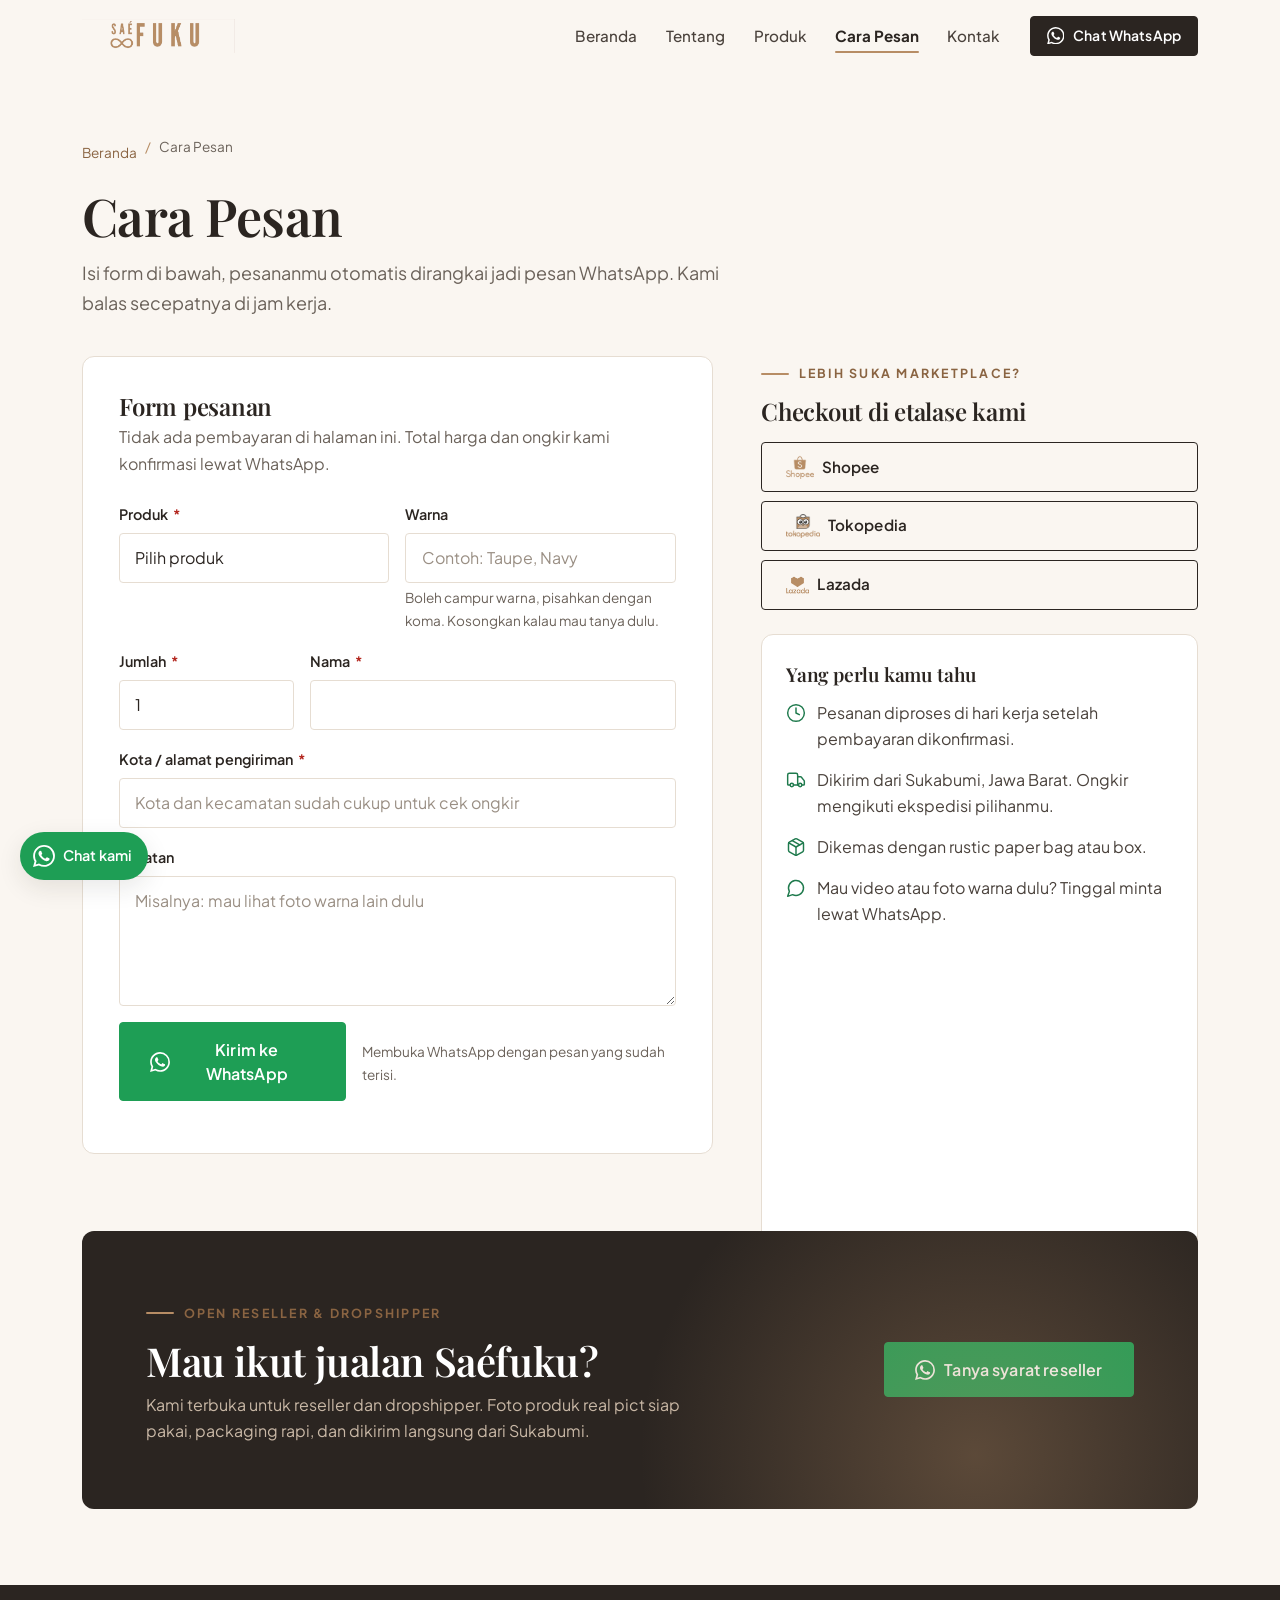
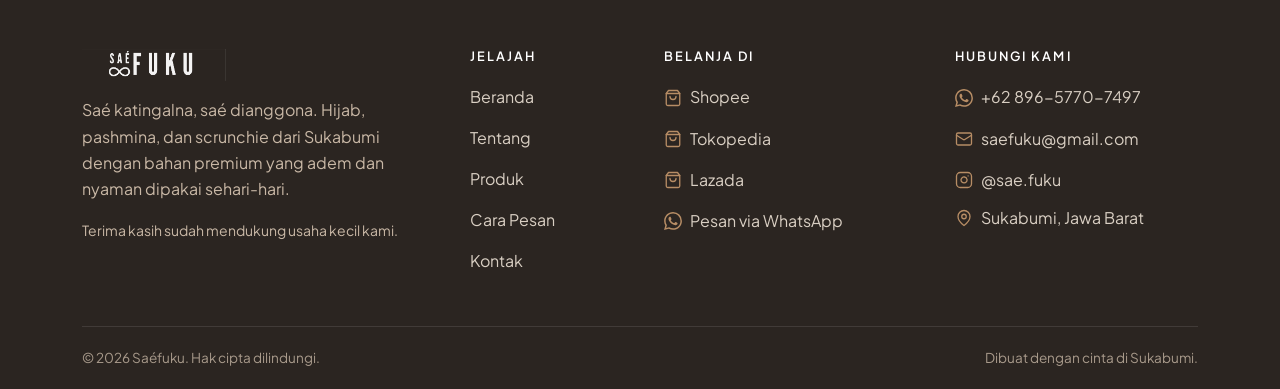
<file: pesan.html>
<!DOCTYPE html>
<html lang="id">
<head>
    <meta charset="utf-8">
    <meta name="viewport" content="width=device-width, initial-scale=1">
    <title>Cara Pesan — Saéfuku</title>
    <meta name="description" content="Pesan hijab Saéfuku lewat WhatsApp dengan form otomatis, atau checkout di Shopee, Tokopedia, dan Lazada.">
    <meta name="theme-color" content="#FAF6F1">
    <link rel="canonical" href="https://stkwildah.me/pesan.html">

    <meta property="og:type" content="website">
    <meta property="og:site_name" content="Saéfuku">
    <meta property="og:title" content="Cara Pesan — Saéfuku">
    <meta property="og:description" content="Pesan hijab Saéfuku lewat WhatsApp dengan form otomatis, atau checkout di Shopee, Tokopedia, dan Lazada.">
    <meta property="og:image" content="https://stkwildah.me/img/og-saefuku.jpg">
    <meta property="og:locale" content="id_ID">
    <meta name="twitter:card" content="summary_large_image">

    <link rel="icon" href="img/favicon.ico">

    <link rel="preconnect" href="https://fonts.googleapis.com">
    <link rel="preconnect" href="https://fonts.gstatic.com" crossorigin>
    <link href="https://fonts.googleapis.com/css2?family=Playfair+Display:ital,wght@0,500;0,600;0,700;1,500&family=Plus+Jakarta+Sans:wght@400;500;600;700&display=swap" rel="stylesheet">

    <link href="css/bootstrap.min.css?v=2" rel="stylesheet">
    <link href="css/style.css?v=2" rel="stylesheet">
</head>
<body>
    <a class="skip-link" href="#main">Langsung ke konten</a>

    <header class="site-header">
        <nav class="navbar navbar-expand-lg" aria-label="Navigasi utama">
            <div class="container">
                <a class="navbar-brand" href="index.html" aria-label="Saéfuku, ke beranda">
                    <img src="img/icons/Nlogo.png" width="153" height="34" alt="Saéfuku">
                </a>
                <button class="navbar-toggler" type="button" data-bs-toggle="collapse" data-bs-target="#navbarMain"
                        aria-controls="navbarMain" aria-expanded="false" aria-label="Buka menu">
                    <svg class="icon icon-menu" viewBox="0 0 24 24" fill="none" stroke="currentColor" stroke-width="1.75" stroke-linecap="round" stroke-linejoin="round" aria-hidden="true" focusable="false"><line x1="4" y1="7" x2="20" y2="7"/><line x1="4" y1="12" x2="20" y2="12"/><line x1="4" y1="17" x2="20" y2="17"/></svg><svg class="icon icon-close" viewBox="0 0 24 24" fill="none" stroke="currentColor" stroke-width="1.75" stroke-linecap="round" stroke-linejoin="round" aria-hidden="true" focusable="false"><path d="M18 6 6 18"/><path d="m6 6 12 12"/></svg>
                </button>
                <div class="collapse navbar-collapse" id="navbarMain">
                    <div class="navbar-nav ms-auto">
                        <a class="nav-link" href="index.html">Beranda</a>
                        <a class="nav-link" href="about.html">Tentang</a>
                        <a class="nav-link" href="service.html">Produk</a>
                        <a class="nav-link active" href="pesan.html" aria-current="page">Cara Pesan</a>
                        <a class="nav-link" href="contact.html">Kontak</a>
                    </div>
                    <div class="nav-cta">
                        <a class="btn btn-primary btn-sm" href="https://wa.me/6289657707497?text=Halo%20Sa%C3%A9fuku%2C%20saya%20mau%20tanya%20produk%20hijabnya." target="_blank" rel="noopener">
                            <svg class="icon" viewBox="0 0 24 24" fill="none" stroke="currentColor" stroke-width="1.75" stroke-linecap="round" stroke-linejoin="round" aria-hidden="true" focusable="false"><path fill="currentColor" stroke="none" d="M17.472 14.382c-.297-.149-1.758-.867-2.03-.967-.273-.099-.471-.148-.67.15-.197.297-.767.966-.94 1.164-.173.199-.347.223-.644.075-.297-.15-1.255-.463-2.39-1.475-.883-.788-1.48-1.761-1.653-2.059-.173-.297-.018-.458.13-.606.134-.133.298-.347.446-.52.149-.174.198-.298.298-.497.099-.198.05-.371-.025-.52-.075-.149-.669-1.612-.916-2.207-.242-.579-.487-.5-.669-.51-.173-.008-.371-.01-.57-.01-.198 0-.52.074-.792.372-.272.297-1.04 1.016-1.04 2.479 0 1.462 1.065 2.875 1.213 3.074.149.198 2.096 3.2 5.077 4.487.709.306 1.262.489 1.694.625.712.227 1.36.195 1.871.118.571-.085 1.758-.719 2.006-1.413.248-.694.248-1.289.173-1.413-.074-.124-.272-.198-.57-.347m-5.421 7.403h-.004a9.87 9.87 0 0 1-5.031-1.378l-.361-.214-3.741.982.998-3.648-.235-.374a9.86 9.86 0 0 1-1.51-5.26c.001-5.45 4.436-9.884 9.888-9.884 2.64 0 5.122 1.03 6.988 2.898a9.825 9.825 0 0 1 2.893 6.994c-.003 5.45-4.437 9.884-9.885 9.884m8.413-18.297A11.815 11.815 0 0 0 12.05 0C5.495 0 .16 5.335.157 11.892c0 2.096.547 4.142 1.588 5.945L.057 24l6.305-1.654a11.882 11.882 0 0 0 5.683 1.448h.005c6.554 0 11.89-5.335 11.893-11.893a11.821 11.821 0 0 0-3.48-8.413Z"/></svg> Chat WhatsApp
                        </a>
                    </div>
                </div>
            </div>
        </nav>
    </header>

    <main id="main">

    <section class="page-head">
        <div class="container">
            <nav aria-label="Breadcrumb">
                <ol class="breadcrumb">
                    <li class="breadcrumb-item"><a href="index.html">Beranda</a></li>
                    <li class="breadcrumb-item active" aria-current="page">Cara Pesan</li>
                </ol>
            </nav>
            <h1>Cara Pesan</h1>
            <p class="lead mb-0">Isi form di bawah, pesananmu otomatis dirangkai jadi pesan WhatsApp. Kami balas secepatnya di jam kerja.</p>
        </div>
    </section>

    <section class="section pt-0" aria-labelledby="form-title">
        <div class="container">
            <div class="row g-5">
                <div class="col-lg-7 reveal">
                    <form id="orderForm" class="form-card" novalidate>
                        <h2 id="form-title" class="h3 mb-1">Form pesanan</h2>
                        <p class="text-muted mb-4">Tidak ada pembayaran di halaman ini. Total harga dan ongkir kami konfirmasi lewat WhatsApp.</p>
                        <div class="row g-3">
                            <div class="col-md-6">
                                <label class="form-label" for="produk">Produk <span class="req" aria-hidden="true">*</span></label>
                                <select class="form-select" id="produk" name="produk" required>
                                    <option value="" selected disabled>Pilih produk</option>
                                    <option value="Pashmina Basic">Pashmina Basic</option>
                                    <option value="Daily Bergo">Daily Bergo</option>
                                    <option value="Scrunchie Ceruty">Scrunchie Ceruty</option>
                                    <option value="Lainnya / tanya dulu">Lainnya / tanya dulu</option>
                                </select>
                                <div class="invalid-feedback">Pilih produk dulu ya.</div>
                            </div>
                            <div class="col-md-6">
                                <label class="form-label" for="warna">Warna</label>
                                <input class="form-control" id="warna" name="warna" type="text" placeholder="Contoh: Taupe, Navy" autocomplete="off" list="daftar-warna">
                                <datalist id="daftar-warna"><option value="Rosybrown"><option value="Rose"><option value="Tawny"><option value="Candy"><option value="Nude"><option value="Rosegold"><option value="Mauve"><option value="Babypink"><option value="Sunkist"><option value="Linen"><option value="Taro"><option value="Punch"><option value="Burgundy"><option value="Maroon"><option value="Terracota"><option value="Rosewood"><option value="Milo"><option value="Mocca"><option value="Darkmilo"><option value="Bronze"><option value="Taupe"><option value="Khaki"><option value="Gold"><option value="Pumpkin"><option value="Mustard"><option value="Brokenwhite"><option value="Creamy"><option value="Minty"><option value="Tosca"><option value="Emerald"><option value="Darkgreen"><option value="Matcha"><option value="Avocado"><option value="Lime"><option value="Army"><option value="Zaitun"><option value="Navy"><option value="Denim"><option value="Jeans"><option value="Cloude"><option value="Silver"><option value="Flint"><option value="Gray"><option value="Blueash"><option value="Smoke"><option value="Black"><option value="Darkgray"></datalist>
                                <div class="form-text">Boleh campur warna, pisahkan dengan koma. Kosongkan kalau mau tanya dulu.</div>
                            </div>
                            <div class="col-md-4">
                                <label class="form-label" for="jumlah">Jumlah <span class="req" aria-hidden="true">*</span></label>
                                <input class="form-control" id="jumlah" name="jumlah" type="number" inputmode="numeric" min="1" max="999" value="1" required>
                                <div class="invalid-feedback">Minimal 1 pcs.</div>
                            </div>
                            <div class="col-md-8">
                                <label class="form-label" for="nama">Nama <span class="req" aria-hidden="true">*</span></label>
                                <input class="form-control" id="nama" name="nama" type="text" autocomplete="name" required>
                                <div class="invalid-feedback">Tulis nama kamu ya.</div>
                            </div>
                            <div class="col-12">
                                <label class="form-label" for="alamat">Kota / alamat pengiriman <span class="req" aria-hidden="true">*</span></label>
                                <input class="form-control" id="alamat" name="alamat" type="text" autocomplete="street-address" placeholder="Kota dan kecamatan sudah cukup untuk cek ongkir" required>
                                <div class="invalid-feedback">Kami butuh kota tujuan untuk cek ongkir.</div>
                            </div>
                            <div class="col-12">
                                <label class="form-label" for="catatan">Catatan</label>
                                <textarea class="form-control" id="catatan" name="catatan" rows="3" placeholder="Misalnya: mau lihat foto warna lain dulu"></textarea>
                            </div>
                            <div class="col-12 d-flex flex-column flex-sm-row align-items-sm-center gap-3">
                                <button class="btn btn-wa btn-lg" type="submit"><svg class="icon" viewBox="0 0 24 24" fill="none" stroke="currentColor" stroke-width="1.75" stroke-linecap="round" stroke-linejoin="round" aria-hidden="true" focusable="false"><path fill="currentColor" stroke="none" d="M17.472 14.382c-.297-.149-1.758-.867-2.03-.967-.273-.099-.471-.148-.67.15-.197.297-.767.966-.94 1.164-.173.199-.347.223-.644.075-.297-.15-1.255-.463-2.39-1.475-.883-.788-1.48-1.761-1.653-2.059-.173-.297-.018-.458.13-.606.134-.133.298-.347.446-.52.149-.174.198-.298.298-.497.099-.198.05-.371-.025-.52-.075-.149-.669-1.612-.916-2.207-.242-.579-.487-.5-.669-.51-.173-.008-.371-.01-.57-.01-.198 0-.52.074-.792.372-.272.297-1.04 1.016-1.04 2.479 0 1.462 1.065 2.875 1.213 3.074.149.198 2.096 3.2 5.077 4.487.709.306 1.262.489 1.694.625.712.227 1.36.195 1.871.118.571-.085 1.758-.719 2.006-1.413.248-.694.248-1.289.173-1.413-.074-.124-.272-.198-.57-.347m-5.421 7.403h-.004a9.87 9.87 0 0 1-5.031-1.378l-.361-.214-3.741.982.998-3.648-.235-.374a9.86 9.86 0 0 1-1.51-5.26c.001-5.45 4.436-9.884 9.888-9.884 2.64 0 5.122 1.03 6.988 2.898a9.825 9.825 0 0 1 2.893 6.994c-.003 5.45-4.437 9.884-9.885 9.884m8.413-18.297A11.815 11.815 0 0 0 12.05 0C5.495 0 .16 5.335.157 11.892c0 2.096.547 4.142 1.588 5.945L.057 24l6.305-1.654a11.882 11.882 0 0 0 5.683 1.448h.005c6.554 0 11.89-5.335 11.893-11.893a11.821 11.821 0 0 0-3.48-8.413Z"/></svg> Kirim ke WhatsApp</button>
                                <span class="form-text">Membuka WhatsApp dengan pesan yang sudah terisi.</span>
                            </div>
                            <div class="col-12"><p class="form-text mb-0" data-form-note role="status" hidden></p></div>
                        </div>
                    </form>
                </div>
                <div class="col-lg-5 reveal">
                    <div class="mb-4">
                        <span class="eyebrow">Lebih suka marketplace?</span>
                        <h2 class="h3">Checkout di etalase kami</h2>
                        <ul class="footer-links mt-3">
                            <li><a class="btn btn-outline w-100 justify-content-start" href="https://shopee.co.id/search?keyword=saefuku" target="_blank" rel="noopener"><img src="img/icons/shopee.png" width="28" height="24" alt="" style="height:24px;width:auto">Shopee</a></li>
                            <li><a class="btn btn-outline w-100 justify-content-start" href="https://www.tokopedia.com/search?q=saefuku" target="_blank" rel="noopener"><img src="img/icons/tokopedia.png" width="33" height="24" alt="" style="height:24px;width:auto">Tokopedia</a></li>
                            <li><a class="btn btn-outline w-100 justify-content-start" href="https://www.lazada.co.id/catalog/?q=saefuku" target="_blank" rel="noopener"><img src="img/icons/lazada.png" width="24" height="24" alt="" style="height:24px;width:auto">Lazada</a></li>
                        </ul>
                    </div>
                    <div class="feature-item">
                        <h3 class="h4">Yang perlu kamu tahu</h3>
                        <ul class="check-list">
                            <li><svg class="icon" viewBox="0 0 24 24" fill="none" stroke="currentColor" stroke-width="1.75" stroke-linecap="round" stroke-linejoin="round" aria-hidden="true" focusable="false"><circle cx="12" cy="12" r="10"/><path d="M12 6v6l4 2"/></svg><span>Pesanan diproses di hari kerja setelah pembayaran dikonfirmasi.</span></li>
                            <li><svg class="icon" viewBox="0 0 24 24" fill="none" stroke="currentColor" stroke-width="1.75" stroke-linecap="round" stroke-linejoin="round" aria-hidden="true" focusable="false"><path d="M14 18V6a2 2 0 0 0-2-2H4a2 2 0 0 0-2 2v11a1 1 0 0 0 1 1h2"/><path d="M15 18H9"/><path d="M19 18h2a1 1 0 0 0 1-1v-3.65a1 1 0 0 0-.22-.624l-3.48-4.35A1 1 0 0 0 17.52 8H14"/><circle cx="17" cy="18" r="2"/><circle cx="7" cy="18" r="2"/></svg><span>Dikirim dari Sukabumi, Jawa Barat. Ongkir mengikuti ekspedisi pilihanmu.</span></li>
                            <li><svg class="icon" viewBox="0 0 24 24" fill="none" stroke="currentColor" stroke-width="1.75" stroke-linecap="round" stroke-linejoin="round" aria-hidden="true" focusable="false"><path d="m7.5 4.27 9 5.15"/><path d="M21 8a2 2 0 0 0-1-1.73l-7-4a2 2 0 0 0-2 0l-7 4A2 2 0 0 0 3 8v8a2 2 0 0 0 1 1.73l7 4a2 2 0 0 0 2 0l7-4A2 2 0 0 0 21 16Z"/><path d="m3.3 7 8.7 5 8.7-5"/><path d="M12 22V12"/></svg><span>Dikemas dengan rustic paper bag atau box.</span></li>
                            <li><svg class="icon" viewBox="0 0 24 24" fill="none" stroke="currentColor" stroke-width="1.75" stroke-linecap="round" stroke-linejoin="round" aria-hidden="true" focusable="false"><path d="M7.9 20A9 9 0 1 0 4 16.1L2 22Z"/></svg><span>Mau video atau foto warna dulu? Tinggal minta lewat WhatsApp.</span></li>
                        </ul>
                    </div>
                </div>
            </div>
        </div>
    </section>


    <section class="section pt-0" aria-labelledby="cta-title">
        <div class="container">
            <div class="cta-band reveal">
                <div class="row align-items-center g-4">
                    <div class="col-lg-8">
                        <span class="eyebrow">Open reseller &amp; dropshipper</span>
                        <h2 id="cta-title">Mau ikut jualan Saéfuku?</h2>
                        <p class="mb-0">Kami terbuka untuk reseller dan dropshipper. Foto produk real pict siap pakai, packaging rapi, dan dikirim langsung dari Sukabumi.</p>
                    </div>
                    <div class="col-lg-4 text-lg-end">
                        <a class="btn btn-wa btn-lg" href="https://wa.me/6289657707497?text=Halo%20Sa%C3%A9fuku%2C%20saya%20tertarik%20jadi%20reseller/dropshipper.%20Boleh%20info%20syaratnya%3F" target="_blank" rel="noopener"><svg class="icon" viewBox="0 0 24 24" fill="none" stroke="currentColor" stroke-width="1.75" stroke-linecap="round" stroke-linejoin="round" aria-hidden="true" focusable="false"><path fill="currentColor" stroke="none" d="M17.472 14.382c-.297-.149-1.758-.867-2.03-.967-.273-.099-.471-.148-.67.15-.197.297-.767.966-.94 1.164-.173.199-.347.223-.644.075-.297-.15-1.255-.463-2.39-1.475-.883-.788-1.48-1.761-1.653-2.059-.173-.297-.018-.458.13-.606.134-.133.298-.347.446-.52.149-.174.198-.298.298-.497.099-.198.05-.371-.025-.52-.075-.149-.669-1.612-.916-2.207-.242-.579-.487-.5-.669-.51-.173-.008-.371-.01-.57-.01-.198 0-.52.074-.792.372-.272.297-1.04 1.016-1.04 2.479 0 1.462 1.065 2.875 1.213 3.074.149.198 2.096 3.2 5.077 4.487.709.306 1.262.489 1.694.625.712.227 1.36.195 1.871.118.571-.085 1.758-.719 2.006-1.413.248-.694.248-1.289.173-1.413-.074-.124-.272-.198-.57-.347m-5.421 7.403h-.004a9.87 9.87 0 0 1-5.031-1.378l-.361-.214-3.741.982.998-3.648-.235-.374a9.86 9.86 0 0 1-1.51-5.26c.001-5.45 4.436-9.884 9.888-9.884 2.64 0 5.122 1.03 6.988 2.898a9.825 9.825 0 0 1 2.893 6.994c-.003 5.45-4.437 9.884-9.885 9.884m8.413-18.297A11.815 11.815 0 0 0 12.05 0C5.495 0 .16 5.335.157 11.892c0 2.096.547 4.142 1.588 5.945L.057 24l6.305-1.654a11.882 11.882 0 0 0 5.683 1.448h.005c6.554 0 11.89-5.335 11.893-11.893a11.821 11.821 0 0 0-3.48-8.413Z"/></svg> Tanya syarat reseller</a>
                    </div>
                </div>
            </div>
        </div>
    </section>

    </main>

    <footer class="site-footer">
        <div class="container">
            <div class="row g-5">
                <div class="col-lg-4">
                    <a class="brand d-inline-block mb-3" href="index.html" aria-label="Saéfuku">
                        <img src="img/icons/Nlogo.png" width="144" height="32" alt="Saéfuku">
                    </a>
                    <p class="mb-3">Saé katingalna, saé dianggona. Hijab, pashmina, dan scrunchie dari Sukabumi dengan bahan premium yang adem dan nyaman dipakai sehari-hari.</p>
                    <p class="mb-0 small">Terima kasih sudah mendukung usaha kecil kami.</p>
                </div>
                <div class="col-6 col-lg-2">
                    <h2>Jelajah</h2>
                    <ul class="footer-links">
                        <li><a href="index.html">Beranda</a></li>
                        <li><a href="about.html">Tentang</a></li>
                        <li><a href="service.html">Produk</a></li>
                        <li><a href="pesan.html">Cara Pesan</a></li>
                        <li><a href="contact.html">Kontak</a></li>
                    </ul>
                </div>
                <div class="col-6 col-lg-3">
                    <h2>Belanja di</h2>
                    <ul class="footer-links">
                        <li><a href="https://shopee.co.id/search?keyword=saefuku" target="_blank" rel="noopener"><svg class="icon" viewBox="0 0 24 24" fill="none" stroke="currentColor" stroke-width="1.75" stroke-linecap="round" stroke-linejoin="round" aria-hidden="true" focusable="false"><path d="M6 2 3 6v14a2 2 0 0 0 2 2h14a2 2 0 0 0 2-2V6l-3-4Z"/><path d="M3 6h18"/><path d="M16 10a4 4 0 0 1-8 0"/></svg> Shopee</a></li>
                        <li><a href="https://www.tokopedia.com/search?q=saefuku" target="_blank" rel="noopener"><svg class="icon" viewBox="0 0 24 24" fill="none" stroke="currentColor" stroke-width="1.75" stroke-linecap="round" stroke-linejoin="round" aria-hidden="true" focusable="false"><path d="M6 2 3 6v14a2 2 0 0 0 2 2h14a2 2 0 0 0 2-2V6l-3-4Z"/><path d="M3 6h18"/><path d="M16 10a4 4 0 0 1-8 0"/></svg> Tokopedia</a></li>
                        <li><a href="https://www.lazada.co.id/catalog/?q=saefuku" target="_blank" rel="noopener"><svg class="icon" viewBox="0 0 24 24" fill="none" stroke="currentColor" stroke-width="1.75" stroke-linecap="round" stroke-linejoin="round" aria-hidden="true" focusable="false"><path d="M6 2 3 6v14a2 2 0 0 0 2 2h14a2 2 0 0 0 2-2V6l-3-4Z"/><path d="M3 6h18"/><path d="M16 10a4 4 0 0 1-8 0"/></svg> Lazada</a></li>
                        <li><a href="https://wa.me/6289657707497?text=Halo%20Sa%C3%A9fuku%2C%20saya%20mau%20tanya%20produk%20hijabnya." target="_blank" rel="noopener"><svg class="icon" viewBox="0 0 24 24" fill="none" stroke="currentColor" stroke-width="1.75" stroke-linecap="round" stroke-linejoin="round" aria-hidden="true" focusable="false"><path fill="currentColor" stroke="none" d="M17.472 14.382c-.297-.149-1.758-.867-2.03-.967-.273-.099-.471-.148-.67.15-.197.297-.767.966-.94 1.164-.173.199-.347.223-.644.075-.297-.15-1.255-.463-2.39-1.475-.883-.788-1.48-1.761-1.653-2.059-.173-.297-.018-.458.13-.606.134-.133.298-.347.446-.52.149-.174.198-.298.298-.497.099-.198.05-.371-.025-.52-.075-.149-.669-1.612-.916-2.207-.242-.579-.487-.5-.669-.51-.173-.008-.371-.01-.57-.01-.198 0-.52.074-.792.372-.272.297-1.04 1.016-1.04 2.479 0 1.462 1.065 2.875 1.213 3.074.149.198 2.096 3.2 5.077 4.487.709.306 1.262.489 1.694.625.712.227 1.36.195 1.871.118.571-.085 1.758-.719 2.006-1.413.248-.694.248-1.289.173-1.413-.074-.124-.272-.198-.57-.347m-5.421 7.403h-.004a9.87 9.87 0 0 1-5.031-1.378l-.361-.214-3.741.982.998-3.648-.235-.374a9.86 9.86 0 0 1-1.51-5.26c.001-5.45 4.436-9.884 9.888-9.884 2.64 0 5.122 1.03 6.988 2.898a9.825 9.825 0 0 1 2.893 6.994c-.003 5.45-4.437 9.884-9.885 9.884m8.413-18.297A11.815 11.815 0 0 0 12.05 0C5.495 0 .16 5.335.157 11.892c0 2.096.547 4.142 1.588 5.945L.057 24l6.305-1.654a11.882 11.882 0 0 0 5.683 1.448h.005c6.554 0 11.89-5.335 11.893-11.893a11.821 11.821 0 0 0-3.48-8.413Z"/></svg> Pesan via WhatsApp</a></li>
                    </ul>
                </div>
                <div class="col-lg-3">
                    <h2>Hubungi kami</h2>
                    <ul class="footer-links">
                        <li><a href="https://wa.me/6289657707497" target="_blank" rel="noopener"><svg class="icon" viewBox="0 0 24 24" fill="none" stroke="currentColor" stroke-width="1.75" stroke-linecap="round" stroke-linejoin="round" aria-hidden="true" focusable="false"><path fill="currentColor" stroke="none" d="M17.472 14.382c-.297-.149-1.758-.867-2.03-.967-.273-.099-.471-.148-.67.15-.197.297-.767.966-.94 1.164-.173.199-.347.223-.644.075-.297-.15-1.255-.463-2.39-1.475-.883-.788-1.48-1.761-1.653-2.059-.173-.297-.018-.458.13-.606.134-.133.298-.347.446-.52.149-.174.198-.298.298-.497.099-.198.05-.371-.025-.52-.075-.149-.669-1.612-.916-2.207-.242-.579-.487-.5-.669-.51-.173-.008-.371-.01-.57-.01-.198 0-.52.074-.792.372-.272.297-1.04 1.016-1.04 2.479 0 1.462 1.065 2.875 1.213 3.074.149.198 2.096 3.2 5.077 4.487.709.306 1.262.489 1.694.625.712.227 1.36.195 1.871.118.571-.085 1.758-.719 2.006-1.413.248-.694.248-1.289.173-1.413-.074-.124-.272-.198-.57-.347m-5.421 7.403h-.004a9.87 9.87 0 0 1-5.031-1.378l-.361-.214-3.741.982.998-3.648-.235-.374a9.86 9.86 0 0 1-1.51-5.26c.001-5.45 4.436-9.884 9.888-9.884 2.64 0 5.122 1.03 6.988 2.898a9.825 9.825 0 0 1 2.893 6.994c-.003 5.45-4.437 9.884-9.885 9.884m8.413-18.297A11.815 11.815 0 0 0 12.05 0C5.495 0 .16 5.335.157 11.892c0 2.096.547 4.142 1.588 5.945L.057 24l6.305-1.654a11.882 11.882 0 0 0 5.683 1.448h.005c6.554 0 11.89-5.335 11.893-11.893a11.821 11.821 0 0 0-3.48-8.413Z"/></svg> +62 896-5770-7497</a></li>
                        <li><a href="mailto:saefuku@gmail.com"><svg class="icon" viewBox="0 0 24 24" fill="none" stroke="currentColor" stroke-width="1.75" stroke-linecap="round" stroke-linejoin="round" aria-hidden="true" focusable="false"><rect x="2" y="4" width="20" height="16" rx="2"/><path d="m22 7-8.97 5.7a1.94 1.94 0 0 1-2.06 0L2 7"/></svg> saefuku@gmail.com</a></li>
                        <li><a href="https://www.instagram.com/sae.fuku/" target="_blank" rel="noopener"><svg class="icon" viewBox="0 0 24 24" fill="none" stroke="currentColor" stroke-width="1.75" stroke-linecap="round" stroke-linejoin="round" aria-hidden="true" focusable="false"><rect x="2" y="2" width="20" height="20" rx="5"/><path d="M16 11.37A4 4 0 1 1 12.63 8 4 4 0 0 1 16 11.37z"/><line x1="17.5" y1="6.5" x2="17.51" y2="6.5"/></svg> @sae.fuku</a></li>
                        <li><span class="d-inline-flex align-items-center gap-2"><svg class="icon" viewBox="0 0 24 24" fill="none" stroke="currentColor" stroke-width="1.75" stroke-linecap="round" stroke-linejoin="round" aria-hidden="true" focusable="false"><path d="M20 10c0 6-8 12-8 12s-8-6-8-12a8 8 0 0 1 16 0Z"/><circle cx="12" cy="10" r="3"/></svg> Sukabumi, Jawa Barat</span></li>
                    </ul>
                </div>
            </div>
            <div class="footer-bottom d-flex flex-column flex-md-row justify-content-between gap-2">
                <div>&copy; <span data-year>2026</span> Saéfuku. Hak cipta dilindungi.</div>
                <div>Dibuat dengan cinta di Sukabumi.</div>
                <div hidden>
                    <!--/*** This template is free as long as you keep the footer author's credit link/attribution link/backlink. If you'd like to use the template without the footer author's credit link/attribution link/backlink, you can purchase the Credit Removal License from "https://htmlcodex.com/credit-removal". Thank you for your support. ***/-->
                    Designed By <a href="https://htmlcodex.com">HTML Codex</a> · Distributed By <a href="https://themewagon.com" target="_blank" rel="noopener">ThemeWagon</a>
                </div>
            </div>
        </div>
    </footer>

    <a class="wa-float" href="https://wa.me/6289657707497?text=Halo%20Sa%C3%A9fuku%2C%20saya%20mau%20tanya%20produk%20hijabnya." target="_blank" rel="noopener" aria-label="Chat WhatsApp Saéfuku">
        <svg class="icon" viewBox="0 0 24 24" fill="none" stroke="currentColor" stroke-width="1.75" stroke-linecap="round" stroke-linejoin="round" aria-hidden="true" focusable="false"><path fill="currentColor" stroke="none" d="M17.472 14.382c-.297-.149-1.758-.867-2.03-.967-.273-.099-.471-.148-.67.15-.197.297-.767.966-.94 1.164-.173.199-.347.223-.644.075-.297-.15-1.255-.463-2.39-1.475-.883-.788-1.48-1.761-1.653-2.059-.173-.297-.018-.458.13-.606.134-.133.298-.347.446-.52.149-.174.198-.298.298-.497.099-.198.05-.371-.025-.52-.075-.149-.669-1.612-.916-2.207-.242-.579-.487-.5-.669-.51-.173-.008-.371-.01-.57-.01-.198 0-.52.074-.792.372-.272.297-1.04 1.016-1.04 2.479 0 1.462 1.065 2.875 1.213 3.074.149.198 2.096 3.2 5.077 4.487.709.306 1.262.489 1.694.625.712.227 1.36.195 1.871.118.571-.085 1.758-.719 2.006-1.413.248-.694.248-1.289.173-1.413-.074-.124-.272-.198-.57-.347m-5.421 7.403h-.004a9.87 9.87 0 0 1-5.031-1.378l-.361-.214-3.741.982.998-3.648-.235-.374a9.86 9.86 0 0 1-1.51-5.26c.001-5.45 4.436-9.884 9.888-9.884 2.64 0 5.122 1.03 6.988 2.898a9.825 9.825 0 0 1 2.893 6.994c-.003 5.45-4.437 9.884-9.885 9.884m8.413-18.297A11.815 11.815 0 0 0 12.05 0C5.495 0 .16 5.335.157 11.892c0 2.096.547 4.142 1.588 5.945L.057 24l6.305-1.654a11.882 11.882 0 0 0 5.683 1.448h.005c6.554 0 11.89-5.335 11.893-11.893a11.821 11.821 0 0 0-3.48-8.413Z"/></svg><span>Chat kami</span>
    </a>
    <a class="back-to-top" href="#main" aria-label="Kembali ke atas"><svg class="icon" viewBox="0 0 24 24" fill="none" stroke="currentColor" stroke-width="1.75" stroke-linecap="round" stroke-linejoin="round" aria-hidden="true" focusable="false"><path d="m5 12 7-7 7 7"/><path d="M12 19V5"/></svg></a>

    <script src="https://cdnjs.cloudflare.com/ajax/libs/bootstrap/5.0.2/js/bootstrap.bundle.min.js" defer></script>
    <script src="js/main.js?v=2" defer></script>
</body>
</html>
</file>
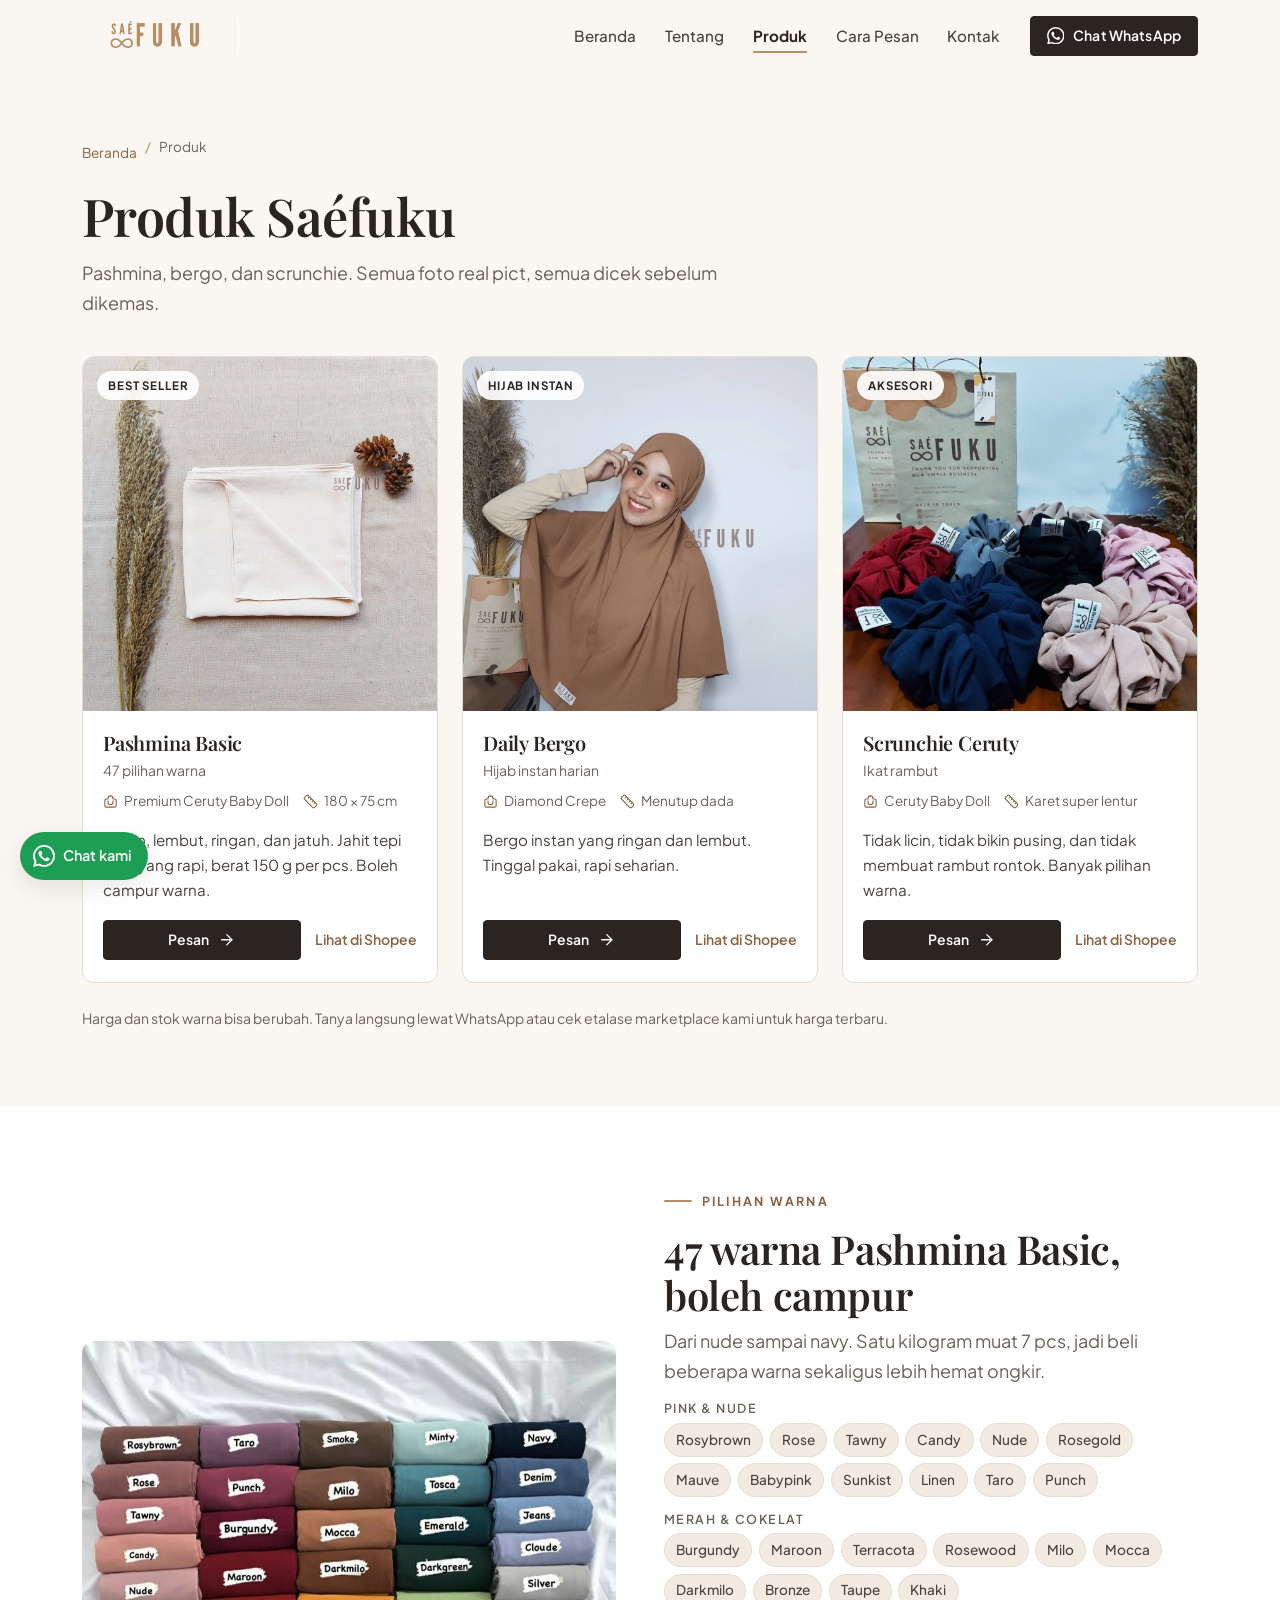
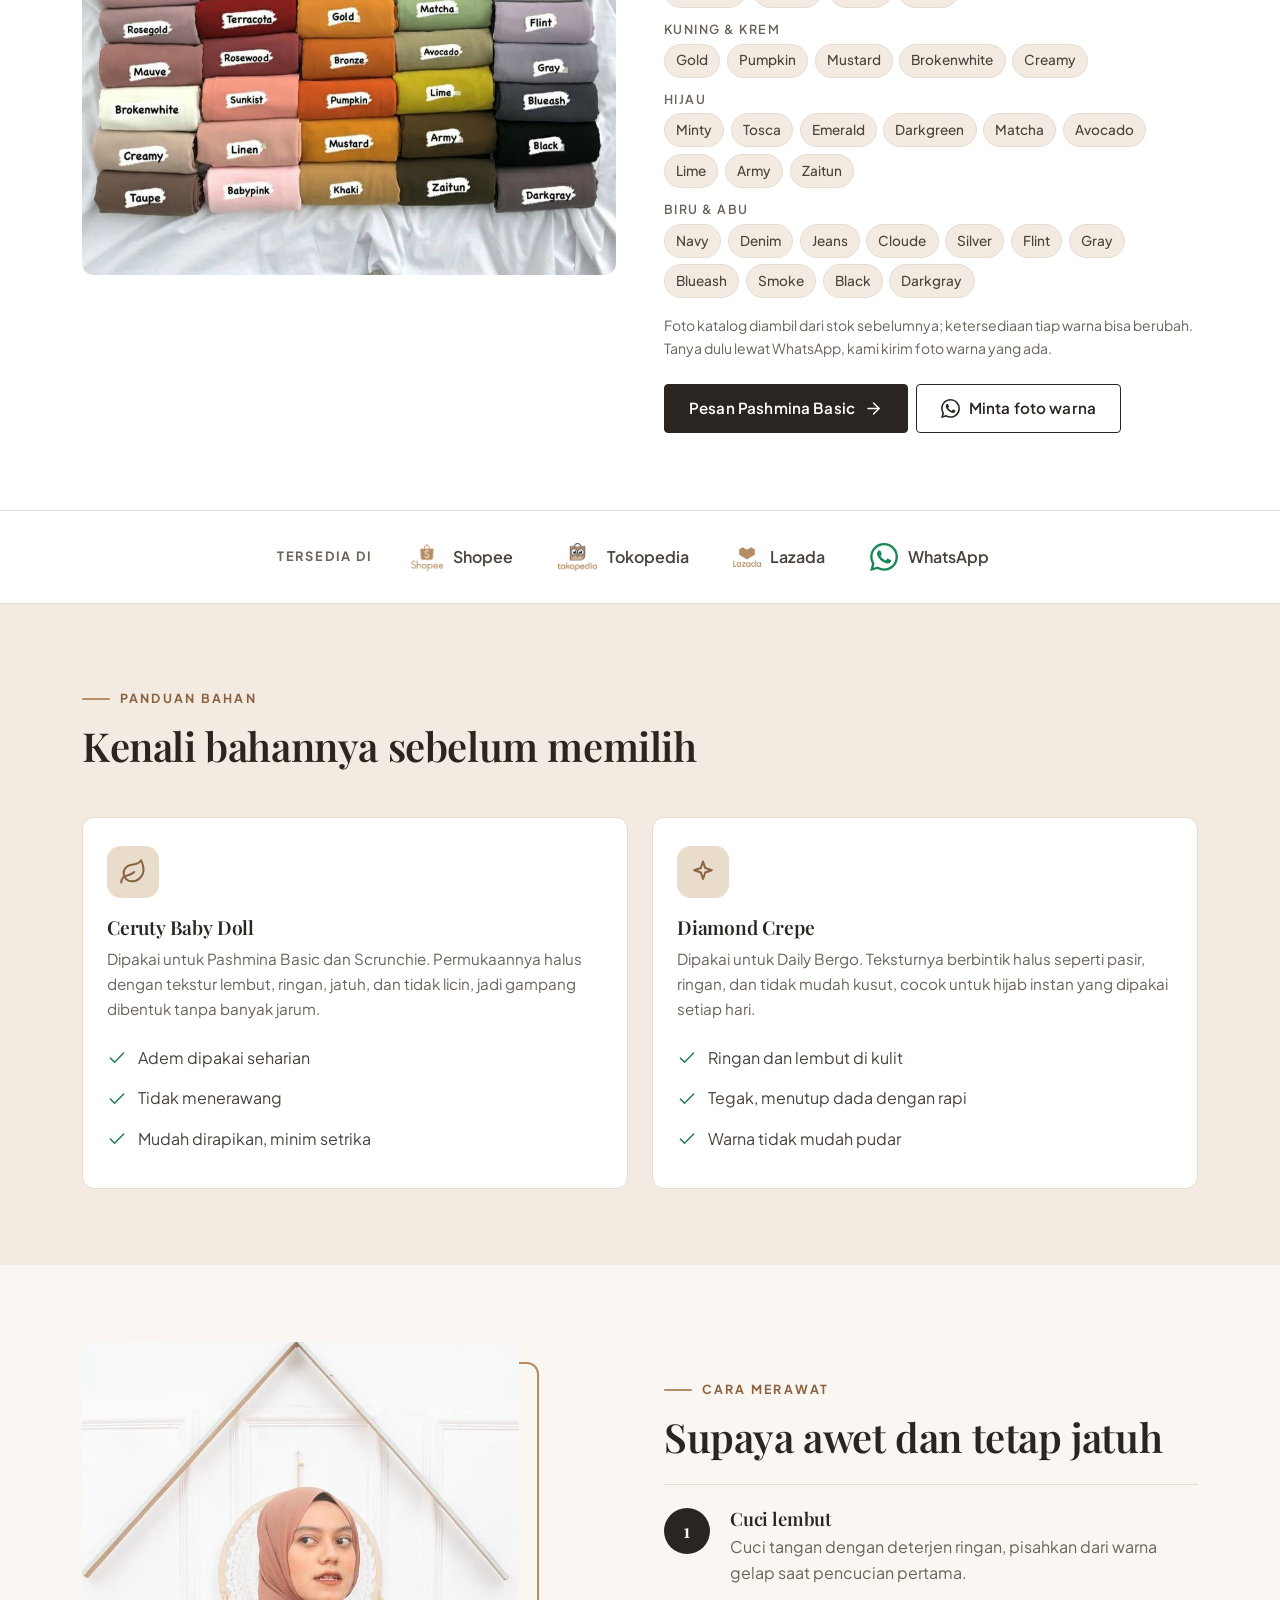
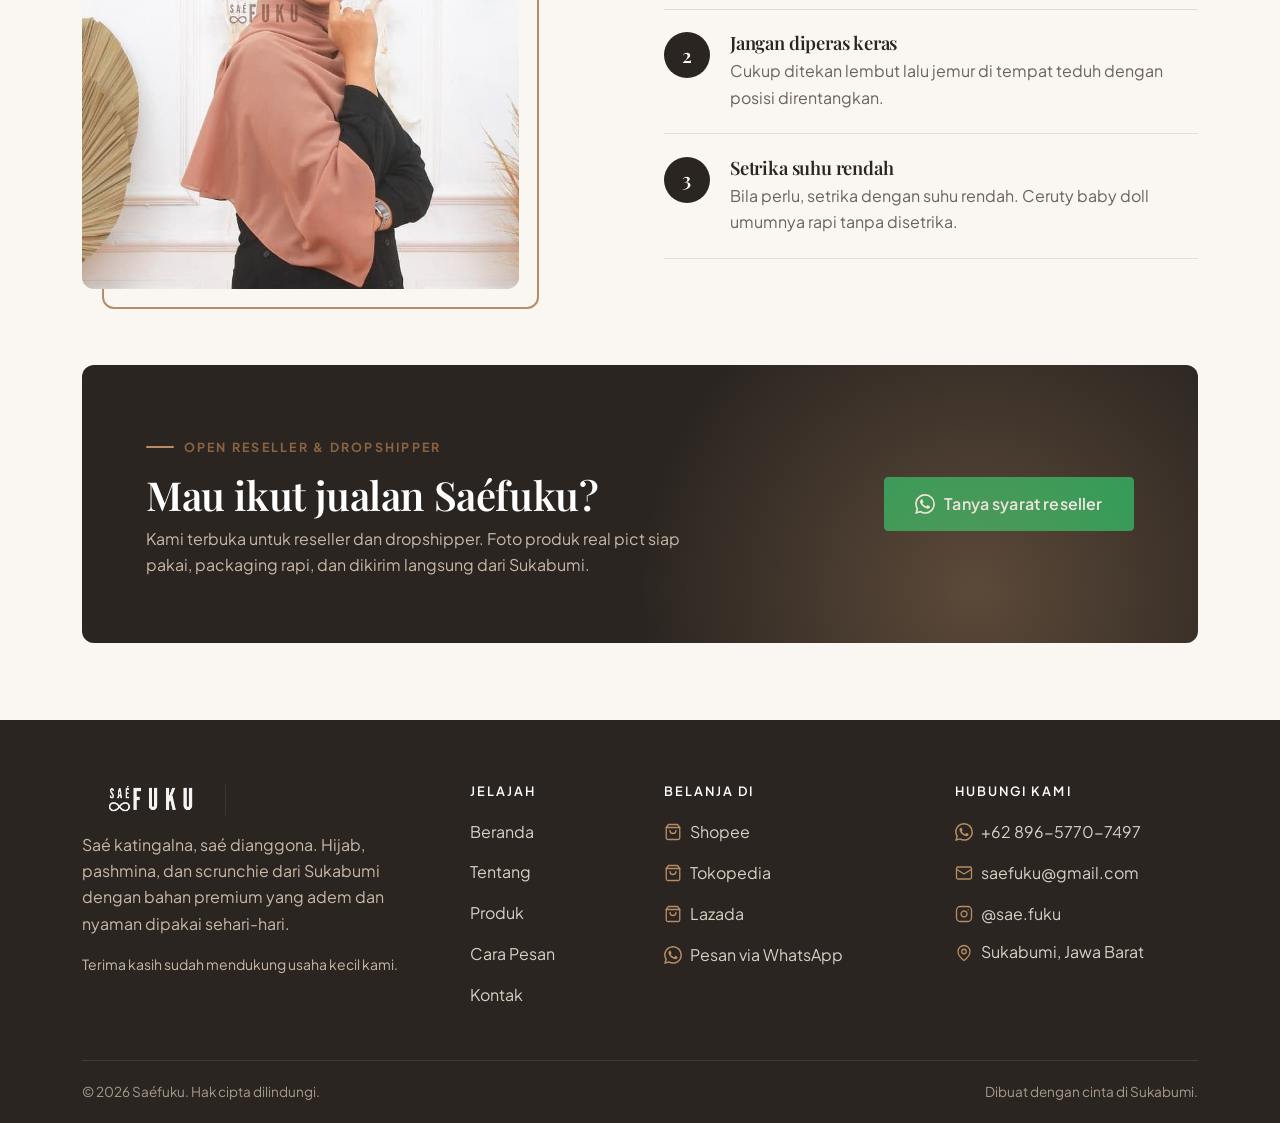
<file: service.html>
<!DOCTYPE html>
<html lang="id">
<head>
    <meta charset="utf-8">
    <meta name="viewport" content="width=device-width, initial-scale=1">
    <title>Produk Saéfuku — Pashmina, Bergo, Scrunchie</title>
    <meta name="description" content="Koleksi Saéfuku: Pashmina Basic ceruty baby doll 180x75 cm, Daily Bergo diamond crepe, dan Scrunchie. Foto real pict, pesan via WhatsApp atau marketplace.">
    <meta name="theme-color" content="#FAF6F1">
    <link rel="canonical" href="https://stkwildah.me/service.html">

    <meta property="og:type" content="website">
    <meta property="og:site_name" content="Saéfuku">
    <meta property="og:title" content="Produk Saéfuku — Pashmina, Bergo, Scrunchie">
    <meta property="og:description" content="Koleksi Saéfuku: Pashmina Basic ceruty baby doll 180x75 cm, Daily Bergo diamond crepe, dan Scrunchie. Foto real pict, pesan via WhatsApp atau marketplace.">
    <meta property="og:image" content="https://stkwildah.me/img/og-saefuku.jpg">
    <meta property="og:locale" content="id_ID">
    <meta name="twitter:card" content="summary_large_image">

    <link rel="icon" href="img/favicon.ico">

    <link rel="preconnect" href="https://fonts.googleapis.com">
    <link rel="preconnect" href="https://fonts.gstatic.com" crossorigin>
    <link href="https://fonts.googleapis.com/css2?family=Playfair+Display:ital,wght@0,500;0,600;0,700;1,500&family=Plus+Jakarta+Sans:wght@400;500;600;700&display=swap" rel="stylesheet">

    <link href="css/bootstrap.min.css?v=2" rel="stylesheet">
    <link href="css/style.css?v=2" rel="stylesheet">
</head>
<body>
    <a class="skip-link" href="#main">Langsung ke konten</a>

    <header class="site-header">
        <nav class="navbar navbar-expand-lg" aria-label="Navigasi utama">
            <div class="container">
                <a class="navbar-brand" href="index.html" aria-label="Saéfuku, ke beranda">
                    <img src="img/icons/Nlogo.png" width="153" height="34" alt="Saéfuku">
                </a>
                <button class="navbar-toggler" type="button" data-bs-toggle="collapse" data-bs-target="#navbarMain"
                        aria-controls="navbarMain" aria-expanded="false" aria-label="Buka menu">
                    <svg class="icon icon-menu" viewBox="0 0 24 24" fill="none" stroke="currentColor" stroke-width="1.75" stroke-linecap="round" stroke-linejoin="round" aria-hidden="true" focusable="false"><line x1="4" y1="7" x2="20" y2="7"/><line x1="4" y1="12" x2="20" y2="12"/><line x1="4" y1="17" x2="20" y2="17"/></svg><svg class="icon icon-close" viewBox="0 0 24 24" fill="none" stroke="currentColor" stroke-width="1.75" stroke-linecap="round" stroke-linejoin="round" aria-hidden="true" focusable="false"><path d="M18 6 6 18"/><path d="m6 6 12 12"/></svg>
                </button>
                <div class="collapse navbar-collapse" id="navbarMain">
                    <div class="navbar-nav ms-auto">
                        <a class="nav-link" href="index.html">Beranda</a>
                        <a class="nav-link" href="about.html">Tentang</a>
                        <a class="nav-link active" href="service.html" aria-current="page">Produk</a>
                        <a class="nav-link" href="pesan.html">Cara Pesan</a>
                        <a class="nav-link" href="contact.html">Kontak</a>
                    </div>
                    <div class="nav-cta">
                        <a class="btn btn-primary btn-sm" href="https://wa.me/6289657707497?text=Halo%20Sa%C3%A9fuku%2C%20saya%20mau%20tanya%20produk%20hijabnya." target="_blank" rel="noopener">
                            <svg class="icon" viewBox="0 0 24 24" fill="none" stroke="currentColor" stroke-width="1.75" stroke-linecap="round" stroke-linejoin="round" aria-hidden="true" focusable="false"><path fill="currentColor" stroke="none" d="M17.472 14.382c-.297-.149-1.758-.867-2.03-.967-.273-.099-.471-.148-.67.15-.197.297-.767.966-.94 1.164-.173.199-.347.223-.644.075-.297-.15-1.255-.463-2.39-1.475-.883-.788-1.48-1.761-1.653-2.059-.173-.297-.018-.458.13-.606.134-.133.298-.347.446-.52.149-.174.198-.298.298-.497.099-.198.05-.371-.025-.52-.075-.149-.669-1.612-.916-2.207-.242-.579-.487-.5-.669-.51-.173-.008-.371-.01-.57-.01-.198 0-.52.074-.792.372-.272.297-1.04 1.016-1.04 2.479 0 1.462 1.065 2.875 1.213 3.074.149.198 2.096 3.2 5.077 4.487.709.306 1.262.489 1.694.625.712.227 1.36.195 1.871.118.571-.085 1.758-.719 2.006-1.413.248-.694.248-1.289.173-1.413-.074-.124-.272-.198-.57-.347m-5.421 7.403h-.004a9.87 9.87 0 0 1-5.031-1.378l-.361-.214-3.741.982.998-3.648-.235-.374a9.86 9.86 0 0 1-1.51-5.26c.001-5.45 4.436-9.884 9.888-9.884 2.64 0 5.122 1.03 6.988 2.898a9.825 9.825 0 0 1 2.893 6.994c-.003 5.45-4.437 9.884-9.885 9.884m8.413-18.297A11.815 11.815 0 0 0 12.05 0C5.495 0 .16 5.335.157 11.892c0 2.096.547 4.142 1.588 5.945L.057 24l6.305-1.654a11.882 11.882 0 0 0 5.683 1.448h.005c6.554 0 11.89-5.335 11.893-11.893a11.821 11.821 0 0 0-3.48-8.413Z"/></svg> Chat WhatsApp
                        </a>
                    </div>
                </div>
            </div>
        </nav>
    </header>

    <main id="main">

    <section class="page-head">
        <div class="container">
            <nav aria-label="Breadcrumb">
                <ol class="breadcrumb">
                    <li class="breadcrumb-item"><a href="index.html">Beranda</a></li>
                    <li class="breadcrumb-item active" aria-current="page">Produk</li>
                </ol>
            </nav>
            <h1>Produk Saéfuku</h1>
            <p class="lead mb-0">Pashmina, bergo, dan scrunchie. Semua foto real pict, semua dicek sebelum dikemas.</p>
        </div>
    </section>

    <section class="section pt-0" aria-labelledby="produk-title">
        <div class="container">
            <h2 id="produk-title" class="visually-hidden">Daftar produk</h2>
            <div class="row g-4">
                <div class="col-sm-6 col-lg-4 reveal">
                    <article class="product-card">
                        <div class="product-media">
                            <img src="img/produk/pashmina-basic-cream.jpg" width="1000" height="1000" alt="Pashmina Basic Saéfuku warna cream dilipat rapi di atas kain linen" loading="lazy" decoding="async">
                            <span class="product-tag">Best seller</span>
                        </div>
                        <div class="product-body">
                            <h3>Pashmina Basic</h3>
                            <div class="text-muted small mb-2">47 pilihan warna</div>
                            <ul class="product-meta">
                                <li><svg class="icon" viewBox="0 0 24 24" fill="none" stroke="currentColor" stroke-width="1.75" stroke-linecap="round" stroke-linejoin="round" aria-hidden="true" focusable="false"><path d="M12 3a4 4 0 0 0-4 4v1H5a2 2 0 0 0-2 2v9a2 2 0 0 0 2 2h14a2 2 0 0 0 2-2v-9a2 2 0 0 0-2-2h-3V7a4 4 0 0 0-4-4Z"/><path d="M8 11v2a4 4 0 0 0 8 0v-2"/></svg> Premium Ceruty Baby Doll</li>
                                <li><svg class="icon" viewBox="0 0 24 24" fill="none" stroke="currentColor" stroke-width="1.75" stroke-linecap="round" stroke-linejoin="round" aria-hidden="true" focusable="false"><path d="M21.3 15.3a2.4 2.4 0 0 1 0 3.4l-2.6 2.6a2.4 2.4 0 0 1-3.4 0L2.7 8.7a2.41 2.41 0 0 1 0-3.4l2.6-2.6a2.41 2.41 0 0 1 3.4 0Z"/><path d="m14.5 12.5 2-2"/><path d="m11.5 9.5 2-2"/><path d="m8.5 6.5 2-2"/><path d="m17.5 15.5 2-2"/></svg> 180 × 75 cm</li>
                            </ul>
                            <p>Adem, lembut, ringan, dan jatuh. Jahit tepi kecil yang rapi, berat 150 g per pcs. Boleh campur warna.</p>
                            <div class="product-actions">
                                <a class="btn btn-primary btn-sm" href="pesan.html?produk=Pashmina+Basic">Pesan <svg class="icon" viewBox="0 0 24 24" fill="none" stroke="currentColor" stroke-width="1.75" stroke-linecap="round" stroke-linejoin="round" aria-hidden="true" focusable="false"><path d="M5 12h14"/><path d="m12 5 7 7-7 7"/></svg></a>
                                <a class="btn-link-arrow small" href="https://shopee.co.id/search?keyword=saefuku" target="_blank" rel="noopener">Lihat di Shopee</a>
                            </div>
                        </div>
                    </article>
                </div>
                <div class="col-sm-6 col-lg-4 reveal">
                    <article class="product-card">
                        <div class="product-media">
                            <img src="img/produk/bergo-daily.jpg" width="1000" height="1000" alt="Model mengenakan Daily Bergo Saéfuku warna cokelat" loading="lazy" decoding="async">
                            <span class="product-tag">Hijab instan</span>
                        </div>
                        <div class="product-body">
                            <h3>Daily Bergo</h3>
                            <div class="text-muted small mb-2">Hijab instan harian</div>
                            <ul class="product-meta">
                                <li><svg class="icon" viewBox="0 0 24 24" fill="none" stroke="currentColor" stroke-width="1.75" stroke-linecap="round" stroke-linejoin="round" aria-hidden="true" focusable="false"><path d="M12 3a4 4 0 0 0-4 4v1H5a2 2 0 0 0-2 2v9a2 2 0 0 0 2 2h14a2 2 0 0 0 2-2v-9a2 2 0 0 0-2-2h-3V7a4 4 0 0 0-4-4Z"/><path d="M8 11v2a4 4 0 0 0 8 0v-2"/></svg> Diamond Crepe</li>
                                <li><svg class="icon" viewBox="0 0 24 24" fill="none" stroke="currentColor" stroke-width="1.75" stroke-linecap="round" stroke-linejoin="round" aria-hidden="true" focusable="false"><path d="M21.3 15.3a2.4 2.4 0 0 1 0 3.4l-2.6 2.6a2.4 2.4 0 0 1-3.4 0L2.7 8.7a2.41 2.41 0 0 1 0-3.4l2.6-2.6a2.41 2.41 0 0 1 3.4 0Z"/><path d="m14.5 12.5 2-2"/><path d="m11.5 9.5 2-2"/><path d="m8.5 6.5 2-2"/><path d="m17.5 15.5 2-2"/></svg> Menutup dada</li>
                            </ul>
                            <p>Bergo instan yang ringan dan lembut. Tinggal pakai, rapi seharian.</p>
                            <div class="product-actions">
                                <a class="btn btn-primary btn-sm" href="pesan.html?produk=Daily+Bergo">Pesan <svg class="icon" viewBox="0 0 24 24" fill="none" stroke="currentColor" stroke-width="1.75" stroke-linecap="round" stroke-linejoin="round" aria-hidden="true" focusable="false"><path d="M5 12h14"/><path d="m12 5 7 7-7 7"/></svg></a>
                                <a class="btn-link-arrow small" href="https://shopee.co.id/search?keyword=saefuku" target="_blank" rel="noopener">Lihat di Shopee</a>
                            </div>
                        </div>
                    </article>
                </div>
                <div class="col-sm-6 col-lg-4 reveal">
                    <article class="product-card">
                        <div class="product-media">
                            <img src="img/produk/scrunchie-ceruty.jpg" width="1000" height="1000" alt="Kumpulan scrunchie Saéfuku aneka warna dengan paper bag" loading="lazy" decoding="async">
                            <span class="product-tag">Aksesori</span>
                        </div>
                        <div class="product-body">
                            <h3>Scrunchie Ceruty</h3>
                            <div class="text-muted small mb-2">Ikat rambut</div>
                            <ul class="product-meta">
                                <li><svg class="icon" viewBox="0 0 24 24" fill="none" stroke="currentColor" stroke-width="1.75" stroke-linecap="round" stroke-linejoin="round" aria-hidden="true" focusable="false"><path d="M12 3a4 4 0 0 0-4 4v1H5a2 2 0 0 0-2 2v9a2 2 0 0 0 2 2h14a2 2 0 0 0 2-2v-9a2 2 0 0 0-2-2h-3V7a4 4 0 0 0-4-4Z"/><path d="M8 11v2a4 4 0 0 0 8 0v-2"/></svg> Ceruty Baby Doll</li>
                                <li><svg class="icon" viewBox="0 0 24 24" fill="none" stroke="currentColor" stroke-width="1.75" stroke-linecap="round" stroke-linejoin="round" aria-hidden="true" focusable="false"><path d="M21.3 15.3a2.4 2.4 0 0 1 0 3.4l-2.6 2.6a2.4 2.4 0 0 1-3.4 0L2.7 8.7a2.41 2.41 0 0 1 0-3.4l2.6-2.6a2.41 2.41 0 0 1 3.4 0Z"/><path d="m14.5 12.5 2-2"/><path d="m11.5 9.5 2-2"/><path d="m8.5 6.5 2-2"/><path d="m17.5 15.5 2-2"/></svg> Karet super lentur</li>
                            </ul>
                            <p>Tidak licin, tidak bikin pusing, dan tidak membuat rambut rontok. Banyak pilihan warna.</p>
                            <div class="product-actions">
                                <a class="btn btn-primary btn-sm" href="pesan.html?produk=Scrunchie+Ceruty">Pesan <svg class="icon" viewBox="0 0 24 24" fill="none" stroke="currentColor" stroke-width="1.75" stroke-linecap="round" stroke-linejoin="round" aria-hidden="true" focusable="false"><path d="M5 12h14"/><path d="m12 5 7 7-7 7"/></svg></a>
                                <a class="btn-link-arrow small" href="https://shopee.co.id/search?keyword=saefuku" target="_blank" rel="noopener">Lihat di Shopee</a>
                            </div>
                        </div>
                    </article>
                </div>
            </div>
            <p class="text-muted small mt-4 mb-0 reveal">Harga dan stok warna bisa berubah. Tanya langsung lewat WhatsApp atau cek etalase marketplace kami untuk harga terbaru.</p>
        </div>
    </section>


    <section class="section section-white" aria-labelledby="warna-title">
        <div class="container">
            <div class="row g-5 align-items-center">
                <div class="col-lg-6 reveal">
                    <div class="split-media framed square">
                        <img src="img/produk/katalog-warna.jpg" width="1000" height="1000" alt="Katalog 47 warna Pashmina Basic Saéfuku: gulungan kain dengan label nama warna" loading="lazy" decoding="async">
                    </div>
                </div>
                <div class="col-lg-6 reveal">
                    <span class="eyebrow">Pilihan warna</span>
                    <h2 id="warna-title">47 warna Pashmina Basic, boleh campur</h2>
                    <p class="lead">Dari nude sampai navy. Satu kilogram muat 7 pcs, jadi beli beberapa warna sekaligus lebih hemat ongkir.</p>
                    <div class="color-groups">
                        <div class="color-group"><h3>Pink & nude</h3><ul class="color-chips"><li>Rosybrown</li><li>Rose</li><li>Tawny</li><li>Candy</li><li>Nude</li><li>Rosegold</li><li>Mauve</li><li>Babypink</li><li>Sunkist</li><li>Linen</li><li>Taro</li><li>Punch</li></ul></div>
                        <div class="color-group"><h3>Merah & cokelat</h3><ul class="color-chips"><li>Burgundy</li><li>Maroon</li><li>Terracota</li><li>Rosewood</li><li>Milo</li><li>Mocca</li><li>Darkmilo</li><li>Bronze</li><li>Taupe</li><li>Khaki</li></ul></div>
                        <div class="color-group"><h3>Kuning & krem</h3><ul class="color-chips"><li>Gold</li><li>Pumpkin</li><li>Mustard</li><li>Brokenwhite</li><li>Creamy</li></ul></div>
                        <div class="color-group"><h3>Hijau</h3><ul class="color-chips"><li>Minty</li><li>Tosca</li><li>Emerald</li><li>Darkgreen</li><li>Matcha</li><li>Avocado</li><li>Lime</li><li>Army</li><li>Zaitun</li></ul></div>
                        <div class="color-group"><h3>Biru & abu</h3><ul class="color-chips"><li>Navy</li><li>Denim</li><li>Jeans</li><li>Cloude</li><li>Silver</li><li>Flint</li><li>Gray</li><li>Blueash</li><li>Smoke</li><li>Black</li><li>Darkgray</li></ul></div>
                    </div>
                    <p class="text-muted small mt-3 mb-4">Foto katalog diambil dari stok sebelumnya; ketersediaan tiap warna bisa berubah. Tanya dulu lewat WhatsApp, kami kirim foto warna yang ada.</p>
                    <div class="d-flex flex-wrap gap-2">
                        <a class="btn btn-primary" href="pesan.html?produk=Pashmina+Basic">Pesan Pashmina Basic <svg class="icon" viewBox="0 0 24 24" fill="none" stroke="currentColor" stroke-width="1.75" stroke-linecap="round" stroke-linejoin="round" aria-hidden="true" focusable="false"><path d="M5 12h14"/><path d="m12 5 7 7-7 7"/></svg></a>
                        <a class="btn btn-outline" href="https://wa.me/6289657707497?text=Halo%20Sa%C3%A9fuku%2C%20boleh%20minta%20foto%20warna%20Pashmina%20Basic%20yang%20tersedia%3F" target="_blank" rel="noopener"><svg class="icon" viewBox="0 0 24 24" fill="none" stroke="currentColor" stroke-width="1.75" stroke-linecap="round" stroke-linejoin="round" aria-hidden="true" focusable="false"><path fill="currentColor" stroke="none" d="M17.472 14.382c-.297-.149-1.758-.867-2.03-.967-.273-.099-.471-.148-.67.15-.197.297-.767.966-.94 1.164-.173.199-.347.223-.644.075-.297-.15-1.255-.463-2.39-1.475-.883-.788-1.48-1.761-1.653-2.059-.173-.297-.018-.458.13-.606.134-.133.298-.347.446-.52.149-.174.198-.298.298-.497.099-.198.05-.371-.025-.52-.075-.149-.669-1.612-.916-2.207-.242-.579-.487-.5-.669-.51-.173-.008-.371-.01-.57-.01-.198 0-.52.074-.792.372-.272.297-1.04 1.016-1.04 2.479 0 1.462 1.065 2.875 1.213 3.074.149.198 2.096 3.2 5.077 4.487.709.306 1.262.489 1.694.625.712.227 1.36.195 1.871.118.571-.085 1.758-.719 2.006-1.413.248-.694.248-1.289.173-1.413-.074-.124-.272-.198-.57-.347m-5.421 7.403h-.004a9.87 9.87 0 0 1-5.031-1.378l-.361-.214-3.741.982.998-3.648-.235-.374a9.86 9.86 0 0 1-1.51-5.26c.001-5.45 4.436-9.884 9.888-9.884 2.64 0 5.122 1.03 6.988 2.898a9.825 9.825 0 0 1 2.893 6.994c-.003 5.45-4.437 9.884-9.885 9.884m8.413-18.297A11.815 11.815 0 0 0 12.05 0C5.495 0 .16 5.335.157 11.892c0 2.096.547 4.142 1.588 5.945L.057 24l6.305-1.654a11.882 11.882 0 0 0 5.683 1.448h.005c6.554 0 11.89-5.335 11.893-11.893a11.821 11.821 0 0 0-3.48-8.413Z"/></svg> Minta foto warna</a>
                    </div>
                </div>
            </div>
        </div>
    </section>


    <section class="market-strip" aria-label="Tersedia di marketplace">
        <div class="container">
            <div class="d-flex flex-column flex-md-row align-items-center justify-content-center gap-2 gap-md-4">
                <span class="label">Tersedia di</span>
                <ul class="market-list">
                    <li><a href="https://shopee.co.id/search?keyword=saefuku" target="_blank" rel="noopener"><img src="img/icons/shopee.png" width="32" height="28" alt="" loading="lazy">Shopee</a></li>
                    <li><a href="https://www.tokopedia.com/search?q=saefuku" target="_blank" rel="noopener"><img src="img/icons/tokopedia.png" width="39" height="28" alt="" loading="lazy">Tokopedia</a></li>
                    <li><a href="https://www.lazada.co.id/catalog/?q=saefuku" target="_blank" rel="noopener"><img src="img/icons/lazada.png" width="28" height="28" alt="" loading="lazy">Lazada</a></li>
                    <li><a href="https://wa.me/6289657707497?text=Halo%20Sa%C3%A9fuku%2C%20saya%20mau%20tanya%20produk%20hijabnya." target="_blank" rel="noopener"><svg class="icon icon-lg text-success" viewBox="0 0 24 24" fill="none" stroke="currentColor" stroke-width="1.75" stroke-linecap="round" stroke-linejoin="round" aria-hidden="true" focusable="false"><path fill="currentColor" stroke="none" d="M17.472 14.382c-.297-.149-1.758-.867-2.03-.967-.273-.099-.471-.148-.67.15-.197.297-.767.966-.94 1.164-.173.199-.347.223-.644.075-.297-.15-1.255-.463-2.39-1.475-.883-.788-1.48-1.761-1.653-2.059-.173-.297-.018-.458.13-.606.134-.133.298-.347.446-.52.149-.174.198-.298.298-.497.099-.198.05-.371-.025-.52-.075-.149-.669-1.612-.916-2.207-.242-.579-.487-.5-.669-.51-.173-.008-.371-.01-.57-.01-.198 0-.52.074-.792.372-.272.297-1.04 1.016-1.04 2.479 0 1.462 1.065 2.875 1.213 3.074.149.198 2.096 3.2 5.077 4.487.709.306 1.262.489 1.694.625.712.227 1.36.195 1.871.118.571-.085 1.758-.719 2.006-1.413.248-.694.248-1.289.173-1.413-.074-.124-.272-.198-.57-.347m-5.421 7.403h-.004a9.87 9.87 0 0 1-5.031-1.378l-.361-.214-3.741.982.998-3.648-.235-.374a9.86 9.86 0 0 1-1.51-5.26c.001-5.45 4.436-9.884 9.888-9.884 2.64 0 5.122 1.03 6.988 2.898a9.825 9.825 0 0 1 2.893 6.994c-.003 5.45-4.437 9.884-9.885 9.884m8.413-18.297A11.815 11.815 0 0 0 12.05 0C5.495 0 .16 5.335.157 11.892c0 2.096.547 4.142 1.588 5.945L.057 24l6.305-1.654a11.882 11.882 0 0 0 5.683 1.448h.005c6.554 0 11.89-5.335 11.893-11.893a11.821 11.821 0 0 0-3.48-8.413Z"/></svg>WhatsApp</a></li>
                </ul>
            </div>
        </div>
    </section>

    <section class="section section-sand" aria-labelledby="bahan-title">
        <div class="container">
            <div class="section-head reveal">
                <span class="eyebrow">Panduan bahan</span>
                <h2 id="bahan-title">Kenali bahannya sebelum memilih</h2>
            </div>
            <div class="row g-4">
                <div class="col-md-6 reveal">
                    <div class="feature-item h-100">
                        <span class="feature-icon"><svg class="icon icon-lg" viewBox="0 0 24 24" fill="none" stroke="currentColor" stroke-width="1.75" stroke-linecap="round" stroke-linejoin="round" aria-hidden="true" focusable="false"><path d="M11 20A7 7 0 0 1 9.8 6.1C15.5 5 17 4.48 19 2c1 2 2 4.18 2 8 0 5.5-4.78 10-10 10Z"/><path d="M2 21c0-3 1.85-5.36 5.08-6C9.5 14.52 12 13 13 12"/></svg></span>
                        <h3>Ceruty Baby Doll</h3>
                        <p class="mb-3">Dipakai untuk Pashmina Basic dan Scrunchie. Permukaannya halus dengan tekstur lembut, ringan, jatuh, dan tidak licin, jadi gampang dibentuk tanpa banyak jarum.</p>
                        <ul class="check-list">
                            <li><svg class="icon" viewBox="0 0 24 24" fill="none" stroke="currentColor" stroke-width="1.75" stroke-linecap="round" stroke-linejoin="round" aria-hidden="true" focusable="false"><path d="M20 6 9 17l-5-5"/></svg><span>Adem dipakai seharian</span></li>
                            <li><svg class="icon" viewBox="0 0 24 24" fill="none" stroke="currentColor" stroke-width="1.75" stroke-linecap="round" stroke-linejoin="round" aria-hidden="true" focusable="false"><path d="M20 6 9 17l-5-5"/></svg><span>Tidak menerawang</span></li>
                            <li><svg class="icon" viewBox="0 0 24 24" fill="none" stroke="currentColor" stroke-width="1.75" stroke-linecap="round" stroke-linejoin="round" aria-hidden="true" focusable="false"><path d="M20 6 9 17l-5-5"/></svg><span>Mudah dirapikan, minim setrika</span></li>
                        </ul>
                    </div>
                </div>
                <div class="col-md-6 reveal">
                    <div class="feature-item h-100">
                        <span class="feature-icon"><svg class="icon icon-lg" viewBox="0 0 24 24" fill="none" stroke="currentColor" stroke-width="1.75" stroke-linecap="round" stroke-linejoin="round" aria-hidden="true" focusable="false"><path d="M12 3l1.9 5.6L19.5 10.5l-5.6 1.9L12 18l-1.9-5.6L4.5 10.5l5.6-1.9Z"/></svg></span>
                        <h3>Diamond Crepe</h3>
                        <p class="mb-3">Dipakai untuk Daily Bergo. Teksturnya berbintik halus seperti pasir, ringan, dan tidak mudah kusut, cocok untuk hijab instan yang dipakai setiap hari.</p>
                        <ul class="check-list">
                            <li><svg class="icon" viewBox="0 0 24 24" fill="none" stroke="currentColor" stroke-width="1.75" stroke-linecap="round" stroke-linejoin="round" aria-hidden="true" focusable="false"><path d="M20 6 9 17l-5-5"/></svg><span>Ringan dan lembut di kulit</span></li>
                            <li><svg class="icon" viewBox="0 0 24 24" fill="none" stroke="currentColor" stroke-width="1.75" stroke-linecap="round" stroke-linejoin="round" aria-hidden="true" focusable="false"><path d="M20 6 9 17l-5-5"/></svg><span>Tegak, menutup dada dengan rapi</span></li>
                            <li><svg class="icon" viewBox="0 0 24 24" fill="none" stroke="currentColor" stroke-width="1.75" stroke-linecap="round" stroke-linejoin="round" aria-hidden="true" focusable="false"><path d="M20 6 9 17l-5-5"/></svg><span>Warna tidak mudah pudar</span></li>
                        </ul>
                    </div>
                </div>
            </div>
        </div>
    </section>

    <section class="section" aria-labelledby="rawat-title">
        <div class="container">
            <div class="row g-5 align-items-center">
                <div class="col-lg-5 reveal">
                    <div class="split-media framed portrait">
                        <img src="img/produk/pashmina-mocca.jpg" width="853" height="853" alt="Model mengenakan Pashmina Basic Saéfuku warna mocca" loading="lazy" decoding="async">
                    </div>
                </div>
                <div class="col-lg-6 offset-lg-1 reveal">
                    <span class="eyebrow">Cara merawat</span>
                    <h2 id="rawat-title">Supaya awet dan tetap jatuh</h2>
                    <ol class="steps mt-4">
                        <li class="step"><span class="step-num" aria-hidden="true">1</span><div><h3>Cuci lembut</h3><p>Cuci tangan dengan deterjen ringan, pisahkan dari warna gelap saat pencucian pertama.</p></div></li>
                        <li class="step"><span class="step-num" aria-hidden="true">2</span><div><h3>Jangan diperas keras</h3><p>Cukup ditekan lembut lalu jemur di tempat teduh dengan posisi direntangkan.</p></div></li>
                        <li class="step"><span class="step-num" aria-hidden="true">3</span><div><h3>Setrika suhu rendah</h3><p>Bila perlu, setrika dengan suhu rendah. Ceruty baby doll umumnya rapi tanpa disetrika.</p></div></li>
                    </ol>
                </div>
            </div>
        </div>
    </section>


    <section class="section pt-0" aria-labelledby="cta-title">
        <div class="container">
            <div class="cta-band reveal">
                <div class="row align-items-center g-4">
                    <div class="col-lg-8">
                        <span class="eyebrow">Open reseller &amp; dropshipper</span>
                        <h2 id="cta-title">Mau ikut jualan Saéfuku?</h2>
                        <p class="mb-0">Kami terbuka untuk reseller dan dropshipper. Foto produk real pict siap pakai, packaging rapi, dan dikirim langsung dari Sukabumi.</p>
                    </div>
                    <div class="col-lg-4 text-lg-end">
                        <a class="btn btn-wa btn-lg" href="https://wa.me/6289657707497?text=Halo%20Sa%C3%A9fuku%2C%20saya%20tertarik%20jadi%20reseller/dropshipper.%20Boleh%20info%20syaratnya%3F" target="_blank" rel="noopener"><svg class="icon" viewBox="0 0 24 24" fill="none" stroke="currentColor" stroke-width="1.75" stroke-linecap="round" stroke-linejoin="round" aria-hidden="true" focusable="false"><path fill="currentColor" stroke="none" d="M17.472 14.382c-.297-.149-1.758-.867-2.03-.967-.273-.099-.471-.148-.67.15-.197.297-.767.966-.94 1.164-.173.199-.347.223-.644.075-.297-.15-1.255-.463-2.39-1.475-.883-.788-1.48-1.761-1.653-2.059-.173-.297-.018-.458.13-.606.134-.133.298-.347.446-.52.149-.174.198-.298.298-.497.099-.198.05-.371-.025-.52-.075-.149-.669-1.612-.916-2.207-.242-.579-.487-.5-.669-.51-.173-.008-.371-.01-.57-.01-.198 0-.52.074-.792.372-.272.297-1.04 1.016-1.04 2.479 0 1.462 1.065 2.875 1.213 3.074.149.198 2.096 3.2 5.077 4.487.709.306 1.262.489 1.694.625.712.227 1.36.195 1.871.118.571-.085 1.758-.719 2.006-1.413.248-.694.248-1.289.173-1.413-.074-.124-.272-.198-.57-.347m-5.421 7.403h-.004a9.87 9.87 0 0 1-5.031-1.378l-.361-.214-3.741.982.998-3.648-.235-.374a9.86 9.86 0 0 1-1.51-5.26c.001-5.45 4.436-9.884 9.888-9.884 2.64 0 5.122 1.03 6.988 2.898a9.825 9.825 0 0 1 2.893 6.994c-.003 5.45-4.437 9.884-9.885 9.884m8.413-18.297A11.815 11.815 0 0 0 12.05 0C5.495 0 .16 5.335.157 11.892c0 2.096.547 4.142 1.588 5.945L.057 24l6.305-1.654a11.882 11.882 0 0 0 5.683 1.448h.005c6.554 0 11.89-5.335 11.893-11.893a11.821 11.821 0 0 0-3.48-8.413Z"/></svg> Tanya syarat reseller</a>
                    </div>
                </div>
            </div>
        </div>
    </section>

    </main>

    <footer class="site-footer">
        <div class="container">
            <div class="row g-5">
                <div class="col-lg-4">
                    <a class="brand d-inline-block mb-3" href="index.html" aria-label="Saéfuku">
                        <img src="img/icons/Nlogo.png" width="144" height="32" alt="Saéfuku">
                    </a>
                    <p class="mb-3">Saé katingalna, saé dianggona. Hijab, pashmina, dan scrunchie dari Sukabumi dengan bahan premium yang adem dan nyaman dipakai sehari-hari.</p>
                    <p class="mb-0 small">Terima kasih sudah mendukung usaha kecil kami.</p>
                </div>
                <div class="col-6 col-lg-2">
                    <h2>Jelajah</h2>
                    <ul class="footer-links">
                        <li><a href="index.html">Beranda</a></li>
                        <li><a href="about.html">Tentang</a></li>
                        <li><a href="service.html">Produk</a></li>
                        <li><a href="pesan.html">Cara Pesan</a></li>
                        <li><a href="contact.html">Kontak</a></li>
                    </ul>
                </div>
                <div class="col-6 col-lg-3">
                    <h2>Belanja di</h2>
                    <ul class="footer-links">
                        <li><a href="https://shopee.co.id/search?keyword=saefuku" target="_blank" rel="noopener"><svg class="icon" viewBox="0 0 24 24" fill="none" stroke="currentColor" stroke-width="1.75" stroke-linecap="round" stroke-linejoin="round" aria-hidden="true" focusable="false"><path d="M6 2 3 6v14a2 2 0 0 0 2 2h14a2 2 0 0 0 2-2V6l-3-4Z"/><path d="M3 6h18"/><path d="M16 10a4 4 0 0 1-8 0"/></svg> Shopee</a></li>
                        <li><a href="https://www.tokopedia.com/search?q=saefuku" target="_blank" rel="noopener"><svg class="icon" viewBox="0 0 24 24" fill="none" stroke="currentColor" stroke-width="1.75" stroke-linecap="round" stroke-linejoin="round" aria-hidden="true" focusable="false"><path d="M6 2 3 6v14a2 2 0 0 0 2 2h14a2 2 0 0 0 2-2V6l-3-4Z"/><path d="M3 6h18"/><path d="M16 10a4 4 0 0 1-8 0"/></svg> Tokopedia</a></li>
                        <li><a href="https://www.lazada.co.id/catalog/?q=saefuku" target="_blank" rel="noopener"><svg class="icon" viewBox="0 0 24 24" fill="none" stroke="currentColor" stroke-width="1.75" stroke-linecap="round" stroke-linejoin="round" aria-hidden="true" focusable="false"><path d="M6 2 3 6v14a2 2 0 0 0 2 2h14a2 2 0 0 0 2-2V6l-3-4Z"/><path d="M3 6h18"/><path d="M16 10a4 4 0 0 1-8 0"/></svg> Lazada</a></li>
                        <li><a href="https://wa.me/6289657707497?text=Halo%20Sa%C3%A9fuku%2C%20saya%20mau%20tanya%20produk%20hijabnya." target="_blank" rel="noopener"><svg class="icon" viewBox="0 0 24 24" fill="none" stroke="currentColor" stroke-width="1.75" stroke-linecap="round" stroke-linejoin="round" aria-hidden="true" focusable="false"><path fill="currentColor" stroke="none" d="M17.472 14.382c-.297-.149-1.758-.867-2.03-.967-.273-.099-.471-.148-.67.15-.197.297-.767.966-.94 1.164-.173.199-.347.223-.644.075-.297-.15-1.255-.463-2.39-1.475-.883-.788-1.48-1.761-1.653-2.059-.173-.297-.018-.458.13-.606.134-.133.298-.347.446-.52.149-.174.198-.298.298-.497.099-.198.05-.371-.025-.52-.075-.149-.669-1.612-.916-2.207-.242-.579-.487-.5-.669-.51-.173-.008-.371-.01-.57-.01-.198 0-.52.074-.792.372-.272.297-1.04 1.016-1.04 2.479 0 1.462 1.065 2.875 1.213 3.074.149.198 2.096 3.2 5.077 4.487.709.306 1.262.489 1.694.625.712.227 1.36.195 1.871.118.571-.085 1.758-.719 2.006-1.413.248-.694.248-1.289.173-1.413-.074-.124-.272-.198-.57-.347m-5.421 7.403h-.004a9.87 9.87 0 0 1-5.031-1.378l-.361-.214-3.741.982.998-3.648-.235-.374a9.86 9.86 0 0 1-1.51-5.26c.001-5.45 4.436-9.884 9.888-9.884 2.64 0 5.122 1.03 6.988 2.898a9.825 9.825 0 0 1 2.893 6.994c-.003 5.45-4.437 9.884-9.885 9.884m8.413-18.297A11.815 11.815 0 0 0 12.05 0C5.495 0 .16 5.335.157 11.892c0 2.096.547 4.142 1.588 5.945L.057 24l6.305-1.654a11.882 11.882 0 0 0 5.683 1.448h.005c6.554 0 11.89-5.335 11.893-11.893a11.821 11.821 0 0 0-3.48-8.413Z"/></svg> Pesan via WhatsApp</a></li>
                    </ul>
                </div>
                <div class="col-lg-3">
                    <h2>Hubungi kami</h2>
                    <ul class="footer-links">
                        <li><a href="https://wa.me/6289657707497" target="_blank" rel="noopener"><svg class="icon" viewBox="0 0 24 24" fill="none" stroke="currentColor" stroke-width="1.75" stroke-linecap="round" stroke-linejoin="round" aria-hidden="true" focusable="false"><path fill="currentColor" stroke="none" d="M17.472 14.382c-.297-.149-1.758-.867-2.03-.967-.273-.099-.471-.148-.67.15-.197.297-.767.966-.94 1.164-.173.199-.347.223-.644.075-.297-.15-1.255-.463-2.39-1.475-.883-.788-1.48-1.761-1.653-2.059-.173-.297-.018-.458.13-.606.134-.133.298-.347.446-.52.149-.174.198-.298.298-.497.099-.198.05-.371-.025-.52-.075-.149-.669-1.612-.916-2.207-.242-.579-.487-.5-.669-.51-.173-.008-.371-.01-.57-.01-.198 0-.52.074-.792.372-.272.297-1.04 1.016-1.04 2.479 0 1.462 1.065 2.875 1.213 3.074.149.198 2.096 3.2 5.077 4.487.709.306 1.262.489 1.694.625.712.227 1.36.195 1.871.118.571-.085 1.758-.719 2.006-1.413.248-.694.248-1.289.173-1.413-.074-.124-.272-.198-.57-.347m-5.421 7.403h-.004a9.87 9.87 0 0 1-5.031-1.378l-.361-.214-3.741.982.998-3.648-.235-.374a9.86 9.86 0 0 1-1.51-5.26c.001-5.45 4.436-9.884 9.888-9.884 2.64 0 5.122 1.03 6.988 2.898a9.825 9.825 0 0 1 2.893 6.994c-.003 5.45-4.437 9.884-9.885 9.884m8.413-18.297A11.815 11.815 0 0 0 12.05 0C5.495 0 .16 5.335.157 11.892c0 2.096.547 4.142 1.588 5.945L.057 24l6.305-1.654a11.882 11.882 0 0 0 5.683 1.448h.005c6.554 0 11.89-5.335 11.893-11.893a11.821 11.821 0 0 0-3.48-8.413Z"/></svg> +62 896-5770-7497</a></li>
                        <li><a href="mailto:saefuku@gmail.com"><svg class="icon" viewBox="0 0 24 24" fill="none" stroke="currentColor" stroke-width="1.75" stroke-linecap="round" stroke-linejoin="round" aria-hidden="true" focusable="false"><rect x="2" y="4" width="20" height="16" rx="2"/><path d="m22 7-8.97 5.7a1.94 1.94 0 0 1-2.06 0L2 7"/></svg> saefuku@gmail.com</a></li>
                        <li><a href="https://www.instagram.com/sae.fuku/" target="_blank" rel="noopener"><svg class="icon" viewBox="0 0 24 24" fill="none" stroke="currentColor" stroke-width="1.75" stroke-linecap="round" stroke-linejoin="round" aria-hidden="true" focusable="false"><rect x="2" y="2" width="20" height="20" rx="5"/><path d="M16 11.37A4 4 0 1 1 12.63 8 4 4 0 0 1 16 11.37z"/><line x1="17.5" y1="6.5" x2="17.51" y2="6.5"/></svg> @sae.fuku</a></li>
                        <li><span class="d-inline-flex align-items-center gap-2"><svg class="icon" viewBox="0 0 24 24" fill="none" stroke="currentColor" stroke-width="1.75" stroke-linecap="round" stroke-linejoin="round" aria-hidden="true" focusable="false"><path d="M20 10c0 6-8 12-8 12s-8-6-8-12a8 8 0 0 1 16 0Z"/><circle cx="12" cy="10" r="3"/></svg> Sukabumi, Jawa Barat</span></li>
                    </ul>
                </div>
            </div>
            <div class="footer-bottom d-flex flex-column flex-md-row justify-content-between gap-2">
                <div>&copy; <span data-year>2026</span> Saéfuku. Hak cipta dilindungi.</div>
                <div>Dibuat dengan cinta di Sukabumi.</div>
                <div hidden>
                    <!--/*** This template is free as long as you keep the footer author's credit link/attribution link/backlink. If you'd like to use the template without the footer author's credit link/attribution link/backlink, you can purchase the Credit Removal License from "https://htmlcodex.com/credit-removal". Thank you for your support. ***/-->
                    Designed By <a href="https://htmlcodex.com">HTML Codex</a> · Distributed By <a href="https://themewagon.com" target="_blank" rel="noopener">ThemeWagon</a>
                </div>
            </div>
        </div>
    </footer>

    <a class="wa-float" href="https://wa.me/6289657707497?text=Halo%20Sa%C3%A9fuku%2C%20saya%20mau%20tanya%20produk%20hijabnya." target="_blank" rel="noopener" aria-label="Chat WhatsApp Saéfuku">
        <svg class="icon" viewBox="0 0 24 24" fill="none" stroke="currentColor" stroke-width="1.75" stroke-linecap="round" stroke-linejoin="round" aria-hidden="true" focusable="false"><path fill="currentColor" stroke="none" d="M17.472 14.382c-.297-.149-1.758-.867-2.03-.967-.273-.099-.471-.148-.67.15-.197.297-.767.966-.94 1.164-.173.199-.347.223-.644.075-.297-.15-1.255-.463-2.39-1.475-.883-.788-1.48-1.761-1.653-2.059-.173-.297-.018-.458.13-.606.134-.133.298-.347.446-.52.149-.174.198-.298.298-.497.099-.198.05-.371-.025-.52-.075-.149-.669-1.612-.916-2.207-.242-.579-.487-.5-.669-.51-.173-.008-.371-.01-.57-.01-.198 0-.52.074-.792.372-.272.297-1.04 1.016-1.04 2.479 0 1.462 1.065 2.875 1.213 3.074.149.198 2.096 3.2 5.077 4.487.709.306 1.262.489 1.694.625.712.227 1.36.195 1.871.118.571-.085 1.758-.719 2.006-1.413.248-.694.248-1.289.173-1.413-.074-.124-.272-.198-.57-.347m-5.421 7.403h-.004a9.87 9.87 0 0 1-5.031-1.378l-.361-.214-3.741.982.998-3.648-.235-.374a9.86 9.86 0 0 1-1.51-5.26c.001-5.45 4.436-9.884 9.888-9.884 2.64 0 5.122 1.03 6.988 2.898a9.825 9.825 0 0 1 2.893 6.994c-.003 5.45-4.437 9.884-9.885 9.884m8.413-18.297A11.815 11.815 0 0 0 12.05 0C5.495 0 .16 5.335.157 11.892c0 2.096.547 4.142 1.588 5.945L.057 24l6.305-1.654a11.882 11.882 0 0 0 5.683 1.448h.005c6.554 0 11.89-5.335 11.893-11.893a11.821 11.821 0 0 0-3.48-8.413Z"/></svg><span>Chat kami</span>
    </a>
    <a class="back-to-top" href="#main" aria-label="Kembali ke atas"><svg class="icon" viewBox="0 0 24 24" fill="none" stroke="currentColor" stroke-width="1.75" stroke-linecap="round" stroke-linejoin="round" aria-hidden="true" focusable="false"><path d="m5 12 7-7 7 7"/><path d="M12 19V5"/></svg></a>

    <script src="https://cdnjs.cloudflare.com/ajax/libs/bootstrap/5.0.2/js/bootstrap.bundle.min.js" defer></script>
    <script src="js/main.js?v=2" defer></script>
</body>
</html>
</file>
<file: css/style.css>
/* ==========================================================================
   Saéfuku — Template stylesheet
   Loaded after css/bootstrap.min.css (custom build: primary #B78D65, radius 0).
   Design tokens, typography, components, and page sections live here.
   ========================================================================== */

:root {
    /* Brand palette — warm neutrals taken from the Saéfuku logo and packaging */
    --ink: #2B2521;        /* headings, primary buttons */
    --ink-2: #4A423C;      /* body text on light surfaces */
    --muted: #6B625A;      /* secondary text (5.9:1 on white) */
    --tan: #B78D65;        /* brand accent: borders, eyebrows, large display text only */
    --tan-deep: #8A6442;   /* accent as small text / links (5.2:1 on white) */
    --tan-soft: #E9DCCB;   /* tinted surfaces, frames */
    --cream: #FAF6F1;      /* page background */
    --sand: #F3EBE1;       /* alternate section background */
    --line: #E6DDD2;       /* hairlines */
    --white: #FFFFFF;
    --success: #1F7A4D;

    --font-display: "Playfair Display", Georgia, "Times New Roman", serif;
    --font-body: "Plus Jakarta Sans", "Segoe UI", system-ui, -apple-system, sans-serif;

    --radius: 4px;
    --radius-lg: 12px;
    --shadow-sm: 0 1px 2px rgba(43, 37, 33, .06), 0 1px 3px rgba(43, 37, 33, .08);
    --shadow-md: 0 8px 24px rgba(43, 37, 33, .10);
    --ease: cubic-bezier(.2, .7, .2, 1);
    --dur: 220ms;

    /* Keep Bootstrap's own variables in sync */
    --bs-primary: #B78D65;
    --bs-body-color: var(--ink-2);
    --bs-body-bg: var(--cream);
}

/* --------------------------------------------------------------------------
   Base
   -------------------------------------------------------------------------- */
html {
    scroll-behavior: smooth;
    -webkit-text-size-adjust: 100%;
}

body {
    font-family: var(--font-body);
    font-size: 1rem;
    line-height: 1.65;
    color: var(--ink-2);
    background: var(--cream);
    overflow-x: hidden;
}

h1, h2, h3, h4, h5, h6,
.h1, .h2, .h3, .h4, .h5, .h6,
.display-1, .display-2, .display-3, .display-4, .display-5, .display-6 {
    font-family: var(--font-display);
    font-weight: 600 !important;
    color: var(--ink);
    letter-spacing: -.01em;
    line-height: 1.15;
}

h1, .h1 { font-size: clamp(2rem, 1.4rem + 2.6vw, 3.25rem); }
h2, .h2 { font-size: clamp(1.65rem, 1.25rem + 1.6vw, 2.5rem); }
h3, .h3 { font-size: clamp(1.2rem, 1.05rem + .6vw, 1.5rem); }
h4, .h4 { font-size: 1.125rem; }

p { margin-bottom: 1rem; }
.lead { font-size: 1.125rem; font-weight: 400; color: var(--muted); }
.text-muted { color: var(--muted) !important; }
.text-tan { color: var(--tan-deep) !important; }
.fw-medium { font-weight: 500 !important; }

a {
    color: var(--tan-deep);
    text-decoration: none;
    text-underline-offset: .2em;
    transition: color var(--dur) var(--ease);
}
a:hover { color: var(--ink); text-decoration: underline; }

img { max-width: 100%; height: auto; }

::selection { background: var(--tan-soft); color: var(--ink); }

/* Keyboard focus: visible everywhere, consistent ring */
:focus { outline: none; }
:focus-visible {
    outline: 3px solid var(--tan);
    outline-offset: 3px;
    border-radius: 2px;
}

.skip-link {
    position: absolute;
    left: 1rem;
    top: -4rem;
    z-index: 2000;
    padding: .6rem 1rem;
    background: var(--ink);
    color: var(--white);
    font-weight: 600;
    border-radius: var(--radius);
    transition: top var(--dur) var(--ease);
}
.skip-link:focus { top: 1rem; color: var(--white); text-decoration: none; }

.visually-hidden {
    position: absolute !important;
    width: 1px !important;
    height: 1px !important;
    padding: 0 !important;
    margin: -1px !important;
    overflow: hidden !important;
    clip: rect(0, 0, 0, 0) !important;
    white-space: nowrap !important;
    border: 0 !important;
}

/* --------------------------------------------------------------------------
   Layout helpers
   -------------------------------------------------------------------------- */
/* Bootstrap's g-5 gutter (3rem) is wider than the 12px container padding on phones,
   which pushes rows 12px past the viewport. Tighten it below 576px. */
@media (max-width: 575.98px) {
    .row.g-5 { --bs-gutter-x: 1.5rem; }
}

.section { padding: clamp(3.5rem, 6vw, 6rem) 0; }
.section-sand { background: var(--sand); }
.section-white { background: var(--white); }
.section-ink { background: var(--ink); color: #D9CFC3; }
.section-ink h1, .section-ink h2, .section-ink h3, .section-ink h4 { color: var(--white); }
.section-ink .text-muted { color: #C9B8A6 !important; }
.section-ink a { color: var(--tan); }
.section-ink a:hover { color: var(--white); }

.section-head { max-width: 640px; margin-bottom: clamp(2rem, 4vw, 3rem); }
.section-head.center { margin-left: auto; margin-right: auto; text-align: center; }

.eyebrow {
    display: inline-flex;
    align-items: center;
    gap: .6rem;
    margin-bottom: .9rem;
    font-size: .78rem;
    font-weight: 700;
    letter-spacing: .18em;
    text-transform: uppercase;
    color: var(--tan-deep);
}
.eyebrow::before {
    content: "";
    width: 28px;
    height: 2px;
    background: var(--tan);
    border-radius: 2px;
}
.section-head.center .eyebrow::after {
    content: "";
    width: 28px;
    height: 2px;
    background: var(--tan);
    border-radius: 2px;
}
.section-ink .eyebrow { color: var(--tan); }

.icon { width: 1.25em; height: 1.25em; flex: 0 0 auto; vertical-align: -.25em; }
.icon-lg { width: 28px; height: 28px; }

/* --------------------------------------------------------------------------
   Buttons
   -------------------------------------------------------------------------- */
.btn {
    display: inline-flex;
    align-items: center;
    justify-content: center;
    gap: .55rem;
    min-height: 48px;
    padding: .75rem 1.5rem;
    font-family: var(--font-body);
    font-weight: 600;
    font-size: .95rem;
    letter-spacing: .01em;
    border-radius: var(--radius);
    border: 1.5px solid transparent;
    cursor: pointer;
    transition: background-color var(--dur) var(--ease), color var(--dur) var(--ease),
                border-color var(--dur) var(--ease), transform var(--dur) var(--ease),
                box-shadow var(--dur) var(--ease);
}
.btn:hover { text-decoration: none; transform: translateY(-1px); }
.btn:active { transform: translateY(0); }
.btn:focus-visible { outline: 3px solid var(--tan); outline-offset: 3px; box-shadow: none; }

.btn-primary,
.btn-primary:focus {
    color: var(--white);
    background: var(--ink);
    border-color: var(--ink);
}
.btn-primary:hover, .btn-primary:active, .btn-primary:focus-visible {
    color: var(--white) !important;
    background: #3B332E !important;
    border-color: #3B332E !important;
    box-shadow: var(--shadow-md);
}

.btn-outline,
.btn-outline:focus {
    color: var(--ink);
    background: transparent;
    border-color: var(--ink);
}
.btn-outline:hover { color: var(--white); background: var(--ink); }

.btn-light-outline, .btn-light-outline:focus {
    color: var(--white);
    background: transparent;
    border-color: rgba(255, 255, 255, .55);
}
.btn-light-outline:hover { color: var(--ink); background: var(--white); border-color: var(--white); }

.btn-wa, .btn-wa:focus {
    color: var(--white);
    background: #1E9E55;
    border-color: #1E9E55;
}
.btn-wa:hover { color: var(--white) !important; background: #178447 !important; border-color: #178447 !important; box-shadow: var(--shadow-md); }

.btn-link-arrow {
    display: inline-flex;
    align-items: center;
    gap: .4rem;
    min-height: 40px;
    font-weight: 600;
    color: var(--tan-deep);
}
.btn-link-arrow .icon { transition: transform var(--dur) var(--ease); }
.btn-link-arrow:hover { color: var(--ink); text-decoration: none; }
.btn-link-arrow:hover .icon { transform: translateX(3px); }

.btn-sm { min-height: 40px; padding: .5rem 1rem; font-size: .875rem; }
.btn-lg { min-height: 54px; padding: .9rem 1.9rem; font-size: 1rem; }

/* --------------------------------------------------------------------------
   Navbar
   -------------------------------------------------------------------------- */
.site-header {
    position: sticky;
    top: 0;
    z-index: 1030;
    background: rgba(250, 246, 241, .92);
    -webkit-backdrop-filter: saturate(160%) blur(12px);
    backdrop-filter: saturate(160%) blur(12px);
    border-bottom: 1px solid transparent;
    transition: border-color var(--dur) var(--ease), box-shadow var(--dur) var(--ease);
}
.site-header.is-scrolled { border-bottom-color: var(--line); box-shadow: var(--shadow-sm); }

.navbar { padding: .9rem 0; }
.navbar-brand { display: inline-flex; align-items: center; padding: 0; margin: 0; }
.navbar-brand img { height: 34px; width: auto; }

.navbar-nav .nav-link {
    position: relative;
    padding: .55rem .9rem !important;
    font-size: .95rem;
    font-weight: 500;
    color: var(--ink-2);
    border-radius: var(--radius);
    transition: color var(--dur) var(--ease), background-color var(--dur) var(--ease);
}
.navbar-nav .nav-link:hover { color: var(--ink); background: var(--tan-soft); text-decoration: none; }
.navbar-nav .nav-link.active { color: var(--ink); font-weight: 700; }
.navbar-nav .nav-link.active::after {
    content: "";
    position: absolute;
    left: .9rem;
    right: .9rem;
    bottom: .25rem;
    height: 2px;
    background: var(--tan);
    border-radius: 2px;
}

.navbar-toggler {
    width: 44px;
    height: 44px;
    padding: 0;
    display: inline-flex;
    align-items: center;
    justify-content: center;
    color: var(--ink);
    border: 1.5px solid var(--line);
    border-radius: var(--radius);
}
.navbar-toggler:focus { box-shadow: none; }
.navbar-toggler .icon { width: 22px; height: 22px; }
.navbar-toggler .icon-close { display: none; }
.navbar-toggler[aria-expanded="true"] .icon-menu { display: none; }
.navbar-toggler[aria-expanded="true"] .icon-close { display: block; }

@media (max-width: 991.98px) {
    .navbar-collapse {
        margin-top: .75rem;
        padding: .75rem 0 .5rem;
        border-top: 1px solid var(--line);
    }
    .navbar-nav .nav-link { padding: .8rem .75rem !important; font-size: 1rem; }
    .navbar-nav .nav-link.active::after { display: none; }
    .navbar-nav .nav-link.active { background: var(--tan-soft); }
    .nav-cta { margin-top: .75rem; }
    .nav-cta .btn { width: 100%; }
}
@media (min-width: 992px) {
    .nav-cta { margin-left: 1rem; }
}

/* --------------------------------------------------------------------------
   Hero
   -------------------------------------------------------------------------- */
.hero { padding: clamp(2.5rem, 5vw, 5rem) 0 clamp(2.5rem, 5vw, 4.5rem); }
.hero-title {
    font-size: clamp(2.4rem, 1.6rem + 3.6vw, 4.4rem);
    line-height: 1.05;
    margin-bottom: 1.25rem;
}
.hero-title em { font-style: italic; color: var(--tan-deep); }
.hero-lead { font-size: clamp(1.05rem, .95rem + .4vw, 1.25rem); color: var(--muted); max-width: 34rem; }
.hero-actions { display: flex; flex-wrap: wrap; gap: .75rem; margin: 1.75rem 0 2rem; }

.hero-trust { display: flex; flex-wrap: wrap; gap: .6rem 1.4rem; padding: 0; margin: 0; list-style: none; }
.hero-trust li { display: inline-flex; align-items: center; gap: .5rem; font-size: .9rem; font-weight: 500; color: var(--ink-2); }
.hero-trust .icon { color: var(--tan-deep); width: 18px; height: 18px; }

.hero-media { position: relative; }
.hero-media .frame {
    position: relative;
    aspect-ratio: 1 / 1;
    overflow: hidden;
    border-radius: var(--radius-lg);
    background: var(--tan-soft);
}
.hero-media .frame img { width: 100%; height: 100%; object-fit: cover; display: block; }

/* Hero slideshow: cross-fade between model photos; first image shows without JS */
.hero-slides img { position: absolute; inset: 0; opacity: 0; transition: opacity 900ms var(--ease); }
.hero-slides img.is-active { opacity: 1; }
.hero-dots { position: absolute; right: 1rem; bottom: 1rem; display: flex; gap: .4rem; padding: .35rem; margin: 0; list-style: none; background: rgba(43, 37, 33, .35); border-radius: 999px; backdrop-filter: blur(6px); }
.hero-dots button { width: 28px; height: 28px; padding: 0; display: inline-flex; align-items: center; justify-content: center; background: transparent; border: 0; border-radius: 50%; cursor: pointer; }
.hero-dots button::before { content: ""; width: 8px; height: 8px; border-radius: 50%; background: rgba(255, 255, 255, .55); transition: transform var(--dur) var(--ease), background-color var(--dur) var(--ease); }
.hero-dots button[aria-current="true"]::before { background: var(--white); transform: scale(1.35); }
.hero-dots button:focus-visible { outline: 2px solid var(--white); outline-offset: 1px; }
.hero-media::before {
    content: "";
    position: absolute;
    inset: 1.25rem -1.25rem -1.25rem 1.25rem;
    border: 2px solid var(--tan);
    border-radius: var(--radius-lg);
    z-index: -1;
}
.hero-badge {
    position: absolute;
    left: -.75rem;
    bottom: 1.5rem;
    display: flex;
    align-items: center;
    gap: .75rem;
    padding: .75rem 1rem;
    background: var(--white);
    border-radius: var(--radius-lg);
    box-shadow: var(--shadow-md);
}
.hero-badge strong { display: block; font-family: var(--font-display); font-size: 1.1rem; color: var(--ink); line-height: 1.1; }
.hero-badge span { font-size: .8rem; color: var(--muted); }
.hero-badge .badge-icon {
    width: 40px; height: 40px; flex: 0 0 auto;
    display: inline-flex; align-items: center; justify-content: center;
    background: var(--tan-soft); color: var(--tan-deep); border-radius: 50%;
}
@media (max-width: 991.98px) {
    .hero-media { margin-top: 2.5rem; margin-right: 1.25rem; }
    .hero-badge { left: .75rem; bottom: .75rem; }
}

/* --------------------------------------------------------------------------
   Marketplace strip
   -------------------------------------------------------------------------- */
.market-strip { padding: 1.5rem 0; border-top: 1px solid var(--line); border-bottom: 1px solid var(--line); background: var(--white); }
.market-strip .label { font-size: .8rem; font-weight: 700; letter-spacing: .14em; text-transform: uppercase; color: var(--muted); }
.market-list { display: flex; flex-wrap: wrap; align-items: center; justify-content: center; gap: .5rem 1rem; padding: 0; margin: 0; list-style: none; }
.market-list a {
    display: inline-flex;
    align-items: center;
    gap: .6rem;
    min-height: 44px;
    padding: .4rem .9rem;
    font-weight: 600;
    color: var(--ink-2);
    border-radius: var(--radius);
    transition: background-color var(--dur) var(--ease), color var(--dur) var(--ease);
}
.market-list a:hover { background: var(--sand); color: var(--ink); text-decoration: none; }
.market-list img { height: 28px; width: auto; }

/* --------------------------------------------------------------------------
   Product cards
   -------------------------------------------------------------------------- */
.product-card {
    position: relative;
    display: flex;
    flex-direction: column;
    height: 100%;
    background: var(--white);
    border: 1px solid var(--line);
    border-radius: var(--radius-lg);
    overflow: hidden;
    transition: transform var(--dur) var(--ease), box-shadow var(--dur) var(--ease), border-color var(--dur) var(--ease);
}
.product-card:hover { transform: translateY(-4px); box-shadow: var(--shadow-md); border-color: var(--tan-soft); }
.product-media { position: relative; aspect-ratio: 1 / 1; overflow: hidden; background: var(--sand); }
.product-media img { width: 100%; height: 100%; object-fit: cover; display: block; transition: transform 600ms var(--ease); }
.product-card:hover .product-media img { transform: scale(1.04); }
.product-tag {
    position: absolute;
    top: .9rem;
    left: .9rem;
    padding: .3rem .65rem;
    font-size: .72rem;
    font-weight: 700;
    letter-spacing: .08em;
    text-transform: uppercase;
    color: var(--ink);
    background: rgba(255, 255, 255, .92);
    border-radius: 999px;
}
.product-body { display: flex; flex-direction: column; flex: 1 1 auto; padding: 1.25rem 1.25rem 1.35rem; }
.product-body h3 { font-size: 1.25rem; margin-bottom: .35rem; }
.product-meta { display: flex; flex-wrap: wrap; gap: .35rem .9rem; margin: 0 0 .9rem; padding: 0; list-style: none; font-size: .85rem; color: var(--muted); }
.product-meta li { display: inline-flex; align-items: center; gap: .35rem; }
.product-meta .icon { width: 15px; height: 15px; color: var(--tan-deep); }
.product-body p { font-size: .95rem; color: var(--ink-2); margin-bottom: 1.1rem; }
.product-actions { display: flex; flex-wrap: wrap; align-items: center; gap: .5rem .9rem; margin-top: auto; }
.product-actions .btn { flex: 1 1 auto; }
.product-card .stretched-link::after { z-index: 1; }

/* --------------------------------------------------------------------------
   Color chips
   -------------------------------------------------------------------------- */
.color-group { margin-top: .9rem; }
.color-group h3 { font-family: var(--font-body); font-size: .78rem; font-weight: 700; letter-spacing: .12em; text-transform: uppercase; color: var(--muted); margin-bottom: .45rem; }
.color-chips { display: flex; flex-wrap: wrap; gap: .4rem; padding: 0; margin: 0; list-style: none; }
.color-chips li { padding: .3rem .7rem; font-size: .85rem; font-weight: 500; color: var(--ink-2); background: var(--sand); border: 1px solid var(--line); border-radius: 999px; }

/* --------------------------------------------------------------------------
   Feature / value items
   -------------------------------------------------------------------------- */
.feature-item { height: 100%; padding: 1.75rem 1.5rem; background: var(--white); border: 1px solid var(--line); border-radius: var(--radius-lg); transition: border-color var(--dur) var(--ease), transform var(--dur) var(--ease); }
.feature-item:hover { border-color: var(--tan); transform: translateY(-2px); }
.feature-icon {
    width: 52px; height: 52px; margin-bottom: 1.1rem;
    display: inline-flex; align-items: center; justify-content: center;
    color: var(--tan-deep); background: var(--tan-soft); border-radius: 14px;
}
.feature-item h3 { font-size: 1.2rem; margin-bottom: .5rem; }
.feature-item p { margin: 0; color: var(--muted); font-size: .95rem; }

.section-sand .feature-item { background: var(--white); }

/* --------------------------------------------------------------------------
   Steps
   -------------------------------------------------------------------------- */
.steps { counter-reset: step; list-style: none; padding: 0; margin: 0; }
.step { position: relative; display: flex; gap: 1.25rem; padding: 1.4rem 0; border-top: 1px solid var(--line); }
.step:last-child { border-bottom: 1px solid var(--line); }
.step-num {
    flex: 0 0 auto;
    width: 46px; height: 46px;
    display: inline-flex; align-items: center; justify-content: center;
    font-family: var(--font-display); font-size: 1.2rem; font-weight: 600;
    color: var(--white); background: var(--ink); border-radius: 50%;
}
.step h3 { font-size: 1.15rem; margin-bottom: .3rem; }
.step p { margin: 0; color: var(--muted); }

/* --------------------------------------------------------------------------
   Split (image + text) blocks
   -------------------------------------------------------------------------- */
.split-media { position: relative; }
.split-media img { width: 100%; display: block; border-radius: var(--radius-lg); object-fit: cover; }
.split-media.framed::before {
    content: "";
    position: absolute;
    inset: 1.25rem -1.25rem -1.25rem 1.25rem;
    border: 2px solid var(--tan);
    border-radius: var(--radius-lg);
    z-index: -1;
}
@media (max-width: 991.98px) {
    .split-media.framed { margin-right: 1.25rem; margin-bottom: 1.25rem; }
}
.split-media.portrait img { aspect-ratio: 4 / 5; }
.split-media.square img { aspect-ratio: 1 / 1; }

.check-list { list-style: none; padding: 0; margin: 0; }
.check-list li { display: flex; gap: .7rem; align-items: flex-start; padding: .45rem 0; }
.check-list .icon { color: var(--success); margin-top: .2rem; width: 20px; height: 20px; }

.stat { display: flex; align-items: baseline; gap: .6rem; }
.stat strong { font-family: var(--font-display); font-size: 2.4rem; line-height: 1; color: var(--ink); }
.stat span { font-size: .9rem; color: var(--muted); }

/* --------------------------------------------------------------------------
   Quote / testimonial-like pull
   -------------------------------------------------------------------------- */
.pullquote {
    position: relative;
    padding: 2rem 2rem 2rem 2.5rem;
    background: var(--white);
    border-left: 4px solid var(--tan);
    border-radius: 0 var(--radius-lg) var(--radius-lg) 0;
    font-family: var(--font-display);
    font-size: 1.3rem;
    line-height: 1.4;
    color: var(--ink);
}
.pullquote small { display: block; margin-top: 1rem; font-family: var(--font-body); font-size: .85rem; color: var(--muted); }

/* --------------------------------------------------------------------------
   Gallery / Instagram
   -------------------------------------------------------------------------- */
.gallery { display: grid; grid-template-columns: repeat(3, 1fr); gap: .75rem; }
.gallery a { position: relative; display: block; aspect-ratio: 1 / 1; overflow: hidden; border-radius: var(--radius); background: var(--sand); }
.gallery img { width: 100%; height: 100%; object-fit: cover; display: block; transition: transform 600ms var(--ease), filter var(--dur) var(--ease); }
.gallery a:hover img { transform: scale(1.05); }
.gallery a::after {
    content: "";
    position: absolute; inset: 0;
    background: linear-gradient(to top, rgba(43, 37, 33, .35), transparent 60%);
    opacity: 0; transition: opacity var(--dur) var(--ease);
}
.gallery a:hover::after { opacity: 1; }
@media (max-width: 575.98px) { .gallery { grid-template-columns: repeat(2, 1fr); } }

/* --------------------------------------------------------------------------
   CTA band
   -------------------------------------------------------------------------- */
.cta-band {
    position: relative;
    overflow: hidden;
    padding: clamp(2.5rem, 5vw, 4rem);
    color: #D9CFC3;
    background: var(--ink);
    border-radius: var(--radius-lg);
}
.cta-band::before {
    content: "";
    position: absolute;
    right: -10%;
    top: -40%;
    width: 60%;
    aspect-ratio: 1;
    border-radius: 50%;
    background: radial-gradient(closest-side, rgba(183, 141, 101, .35), transparent);
    pointer-events: none;
}
.cta-band h2 { color: var(--white); }
.cta-band p { color: #C9B8A6; max-width: 36rem; }

/* --------------------------------------------------------------------------
   Page header (inner pages)
   -------------------------------------------------------------------------- */
.page-head { padding: clamp(2.5rem, 5vw, 4.5rem) 0 clamp(1.5rem, 3vw, 2.5rem); }
.page-head h1 { margin-bottom: .75rem; }
.page-head .lead { max-width: 40rem; }
.breadcrumb { font-size: .85rem; margin-bottom: 1rem; }
.breadcrumb a { display: inline-block; padding: .35rem 0; }
.breadcrumb-item + .breadcrumb-item::before { color: var(--tan); content: "/"; }
.breadcrumb-item.active { color: var(--muted); }

/* --------------------------------------------------------------------------
   Forms
   -------------------------------------------------------------------------- */
.form-label { font-weight: 600; font-size: .9rem; color: var(--ink); margin-bottom: .4rem; }
.form-label .req { color: #B3261E; margin-left: .15rem; }
.form-control, .form-select {
    min-height: 50px;
    padding: .7rem .95rem;
    font-family: var(--font-body);
    font-size: 1rem;
    color: var(--ink);
    background: var(--white);
    border: 1.5px solid var(--line);
    border-radius: var(--radius);
    transition: border-color var(--dur) var(--ease), box-shadow var(--dur) var(--ease);
}
.form-control::placeholder { color: #9A8F84; }
.form-control:focus, .form-select:focus {
    border-color: var(--tan);
    box-shadow: 0 0 0 4px rgba(183, 141, 101, .22);
    outline: none;
}
textarea.form-control { min-height: 130px; resize: vertical; }
.form-text { color: var(--muted); font-size: .85rem; }
.was-validated .form-control:invalid, .form-control.is-invalid { border-color: #B3261E; }
.invalid-feedback { color: #B3261E; font-size: .85rem; }

.form-card { padding: clamp(1.5rem, 3vw, 2.25rem); background: var(--white); border: 1px solid var(--line); border-radius: var(--radius-lg); }

.contact-card { display: flex; gap: 1rem; align-items: flex-start; padding: 1.25rem; background: var(--white); border: 1px solid var(--line); border-radius: var(--radius-lg); height: 100%; transition: border-color var(--dur) var(--ease); }
.contact-card:hover { border-color: var(--tan); }
.contact-card .feature-icon { width: 46px; height: 46px; margin: 0; border-radius: 12px; }
.contact-card h3 { font-size: 1.05rem; margin-bottom: .2rem; }
.contact-card p { margin: 0; color: var(--muted); font-size: .92rem; }
.contact-card a { display: inline-block; padding: .3rem 0; font-weight: 600; }

.map-embed { border: 0; width: 100%; height: 380px; display: block; border-radius: var(--radius-lg); background: var(--sand); }

/* --------------------------------------------------------------------------
   Footer
   -------------------------------------------------------------------------- */
.site-footer { background: var(--ink); color: #D9CFC3; padding: clamp(3rem, 5vw, 4.5rem) 0 0; }
.site-footer .brand img { height: 32px; width: auto; filter: brightness(0) invert(1); opacity: .95; }
.site-footer h2 { color: var(--white); font-family: var(--font-body); font-size: .8rem; font-weight: 700; letter-spacing: .16em; text-transform: uppercase; margin-bottom: 1.1rem; }
.site-footer p { color: #C9B8A6; }
.site-footer a { color: #D9CFC3; }
.site-footer a:hover { color: var(--white); }
.footer-links { list-style: none; padding: 0; margin: 0; }
.footer-links li { margin-bottom: .55rem; }
.footer-links a { display: inline-flex; align-items: center; gap: .5rem; min-height: 32px; }
.footer-links .icon { width: 18px; height: 18px; color: var(--tan); }
.footer-bottom { margin-top: 2.5rem; padding: 1.25rem 0; font-size: .85rem; color: #A89A8B; border-top: 1px solid rgba(255, 255, 255, .10); }

.back-to-top {
    position: fixed;
    right: 1.25rem;
    bottom: 1.25rem;
    z-index: 1020;
    width: 46px; height: 46px;
    display: inline-flex; align-items: center; justify-content: center;
    color: var(--white); background: var(--ink);
    border-radius: 50%;
    box-shadow: var(--shadow-md);
    opacity: 0; visibility: hidden; transform: translateY(8px);
    transition: opacity var(--dur) var(--ease), transform var(--dur) var(--ease), visibility 0s linear var(--dur);
}
.back-to-top.is-visible { opacity: 1; visibility: visible; transform: none; transition-delay: 0s; }
.back-to-top:hover { color: var(--white); background: var(--tan-deep); text-decoration: none; }

.wa-float {
    position: fixed;
    left: 1.25rem;
    bottom: 1.25rem;
    z-index: 1020;
    display: inline-flex; align-items: center; gap: .5rem;
    min-height: 48px;
    padding: .6rem 1rem .6rem .8rem;
    color: var(--white); background: #1E9E55;
    font-weight: 600; font-size: .9rem;
    border-radius: 999px;
    box-shadow: var(--shadow-md);
    transition: background-color var(--dur) var(--ease), transform var(--dur) var(--ease);
}
.wa-float:hover { color: var(--white); background: #178447; text-decoration: none; transform: translateY(-2px); }
.wa-float .icon { width: 22px; height: 22px; }
@media (max-width: 575.98px) { .wa-float span { display: none; } .wa-float { padding: .6rem .8rem; } }

/* --------------------------------------------------------------------------
   404
   -------------------------------------------------------------------------- */
.error-code { font-family: var(--font-display); font-size: clamp(5rem, 15vw, 9rem); line-height: 1; color: var(--tan-soft); }

/* --------------------------------------------------------------------------
   Reveal on scroll (progressive: content is visible without JS)
   -------------------------------------------------------------------------- */
html.js .reveal { opacity: 0; transform: translateY(14px); transition: opacity 500ms var(--ease), transform 500ms var(--ease); }
html.js .reveal.is-visible { opacity: 1; transform: none; }

@media (prefers-reduced-motion: reduce) {
    html { scroll-behavior: auto; }
    *, *::before, *::after { animation: none !important; transition-duration: 0ms !important; }
    html.js .reveal { opacity: 1; transform: none; }
}
</file>
